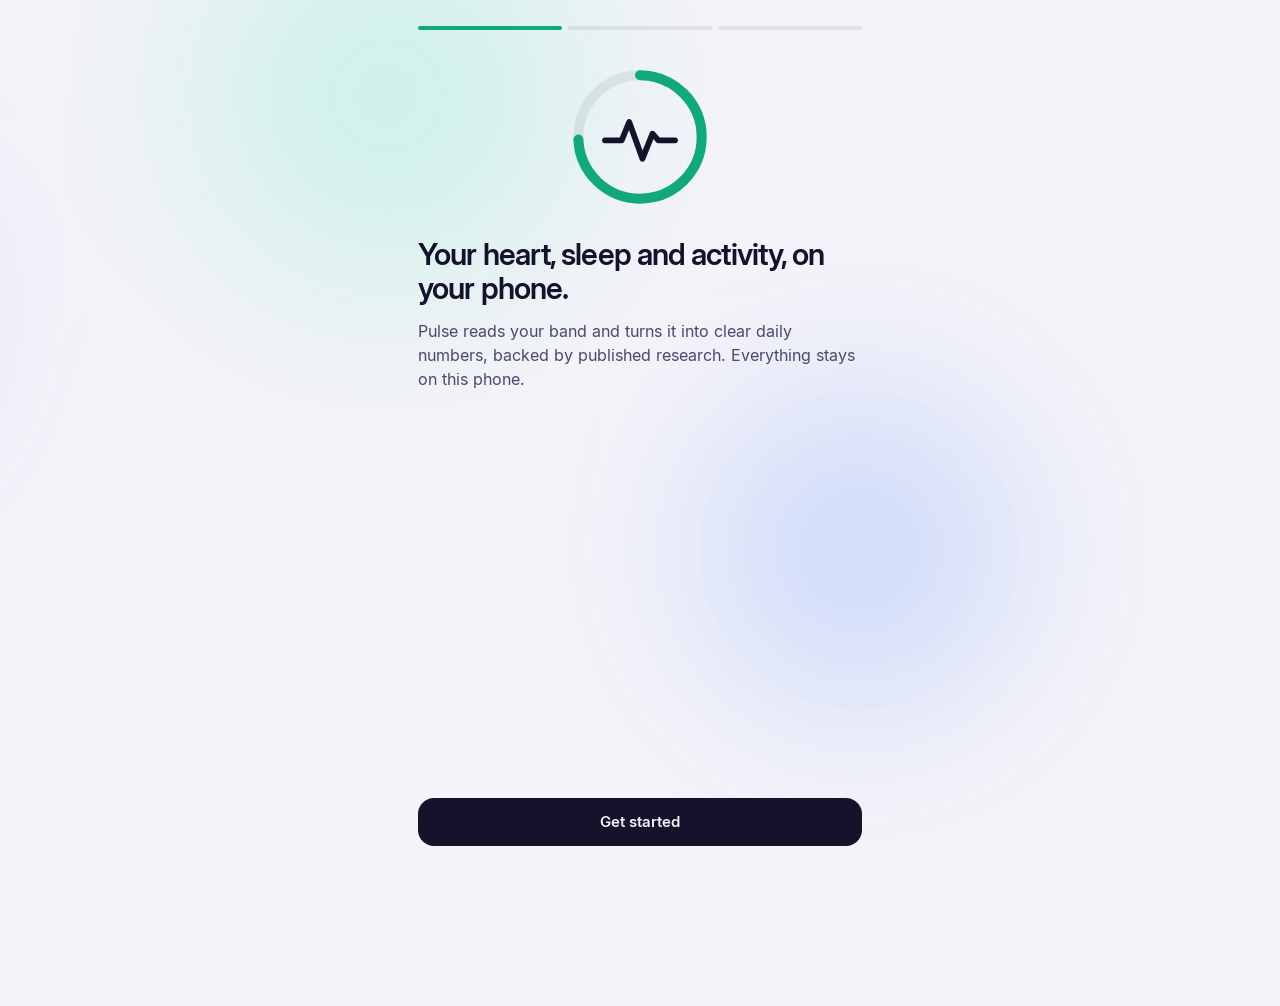
<file: index.html>
<!doctype html>
<html lang="en" data-theme="dark">
<head>
  <meta charset="utf-8">
  <meta name="viewport" content="width=device-width, initial-scale=1, viewport-fit=cover">
  <!-- The page may load its own files and nothing else. It cannot send data anywhere. -->
  <meta http-equiv="Content-Security-Policy"
        content="default-src 'self'; connect-src 'self'; script-src 'self'; style-src 'self' 'unsafe-inline'; font-src 'self'; img-src 'self' data: blob:; object-src 'none'; base-uri 'none'; form-action 'none'">
  <meta name="referrer" content="no-referrer">
  <meta name="color-scheme" content="dark light">
  <meta name="theme-color" content="#05060a">
  <meta name="apple-mobile-web-app-capable" content="yes">
  <meta name="mobile-web-app-capable" content="yes">
  <meta name="apple-mobile-web-app-status-bar-style" content="black-translucent">
  <title>Pulse</title>
  <link rel="manifest" href="manifest.webmanifest?v=20261031205706">
  <link rel="icon" href="icon.svg" type="image/svg+xml">
  <link rel="apple-touch-icon" href="icon-180.png">
  <link rel="preload" href="fonts/Inter-Regular.woff2" as="font" type="font/woff2" crossorigin>
  <link rel="preload" href="fonts/InterDisplay-Light.woff2" as="font" type="font/woff2" crossorigin>
  <link rel="stylesheet" href="src/v3/style.css?v=20261031205706">
</head>
<body>
  <div class="aurora" aria-hidden="true"><i class="a"></i><i class="b"></i><i class="c"></i></div>
  <main id="app" class="wrap"></main>
  <nav id="tabbar" class="tabbar" aria-label="Sections" hidden>
    <button type="button" data-tab="today"><svg viewBox="0 0 24 24" fill="none" stroke="currentColor" stroke-width="1.9" stroke-linecap="round" stroke-linejoin="round" aria-hidden="true"><path d="M3 12h4l2.5-6 4 12 2.5-6H21"/></svg>Live</button>
    <button type="button" data-tab="night"><svg viewBox="0 0 24 24" fill="none" stroke="currentColor" stroke-width="1.9" stroke-linecap="round" stroke-linejoin="round" aria-hidden="true"><path d="M20 14.5A8 8 0 1 1 9.5 4a6.5 6.5 0 0 0 10.5 10.5Z"/></svg>Sleep</button>
    <button type="button" data-tab="trends"><svg viewBox="0 0 24 24" fill="none" stroke="currentColor" stroke-width="1.9" stroke-linecap="round" stroke-linejoin="round" aria-hidden="true"><path d="M3 19h18M5 15l4-5 4 3 6-7"/><circle cx="19" cy="6" r="1.4"/></svg>Trends</button>
    <button type="button" data-tab="measure"><svg viewBox="0 0 24 24" fill="none" stroke="currentColor" stroke-width="1.9" stroke-linecap="round" stroke-linejoin="round" aria-hidden="true"><path d="M2 13h4l2-5 3 10 3-13 2 8h6"/></svg>Measure</button>
    <button type="button" data-tab="profile"><svg viewBox="0 0 24 24" fill="none" stroke="currentColor" stroke-width="1.9" stroke-linecap="round" stroke-linejoin="round" aria-hidden="true"><circle cx="12" cy="8" r="4"/><path d="M4 21c1.5-4 4.5-6 8-6s6.5 2 8 6"/></svg>Profile</button>
  </nav>
  <script type="module" src="src/app.js?v=20261031205706"></script>
</body>
</html>
</file>
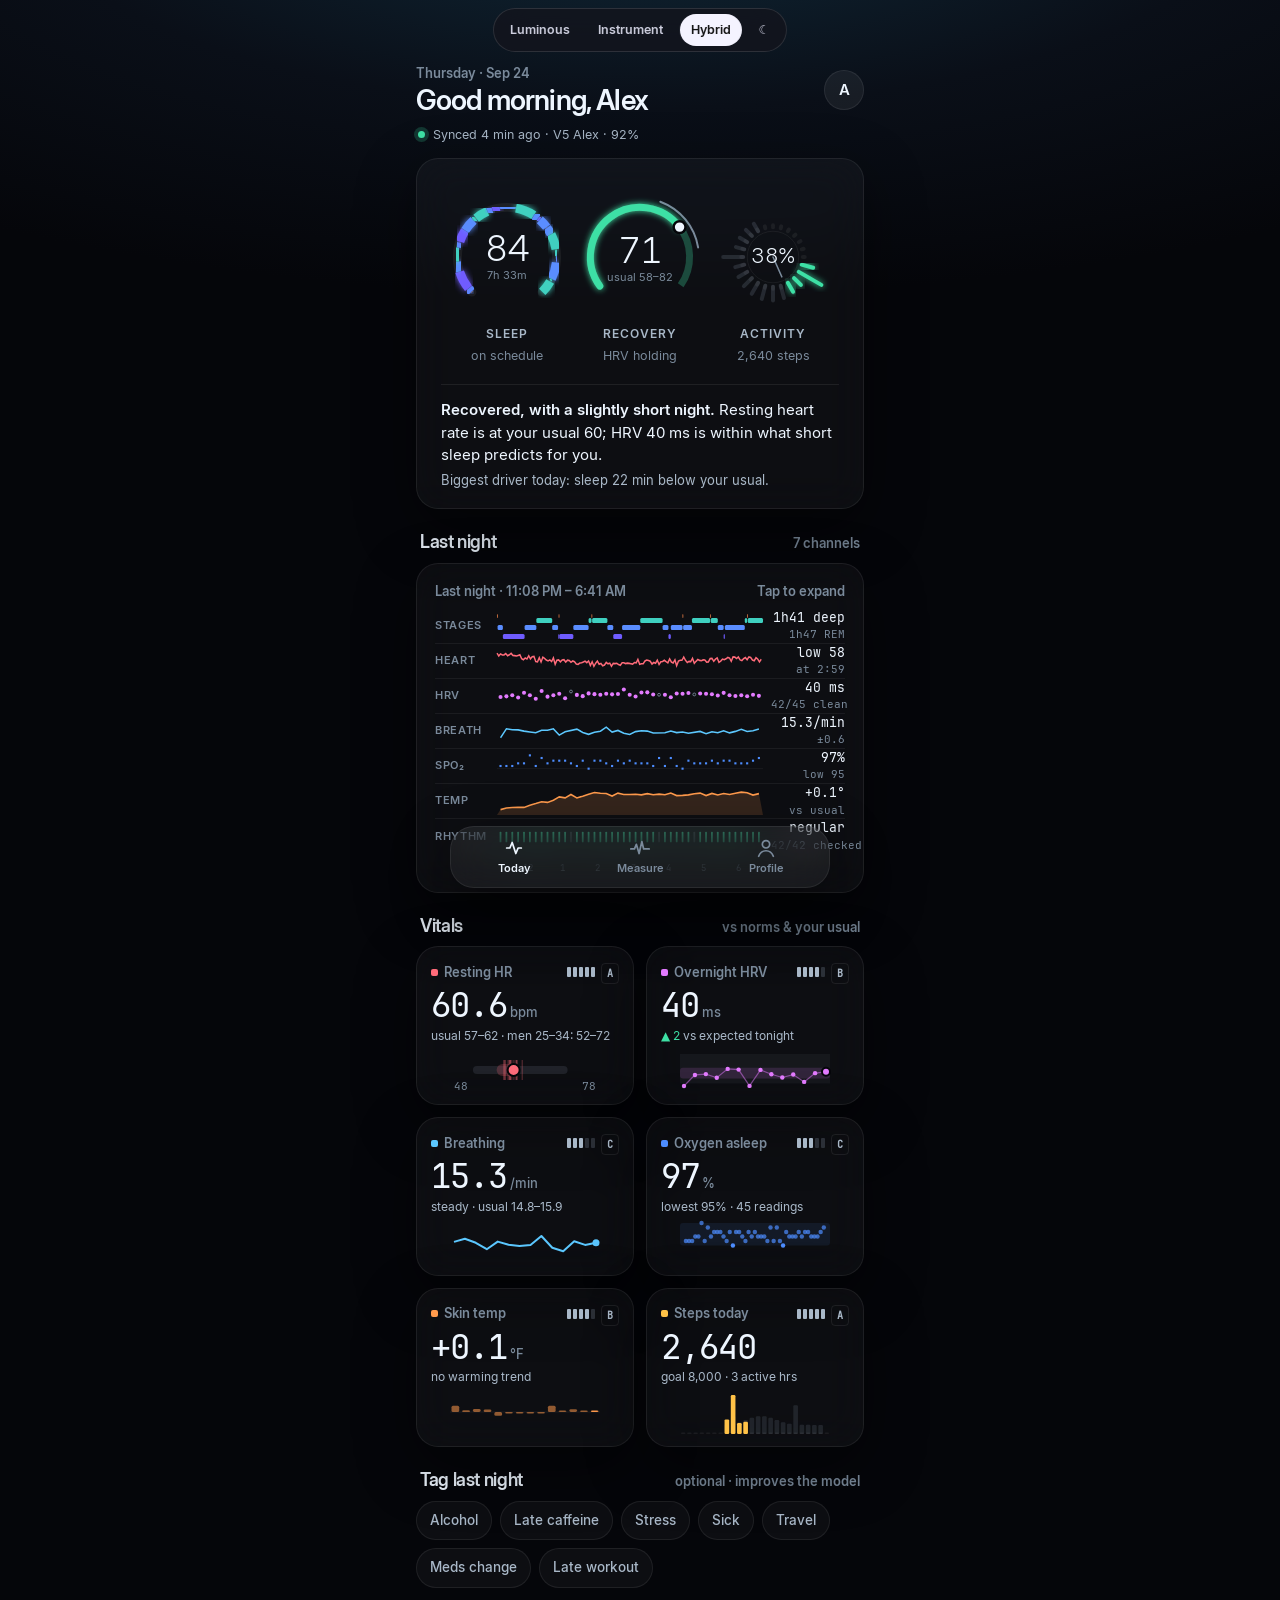
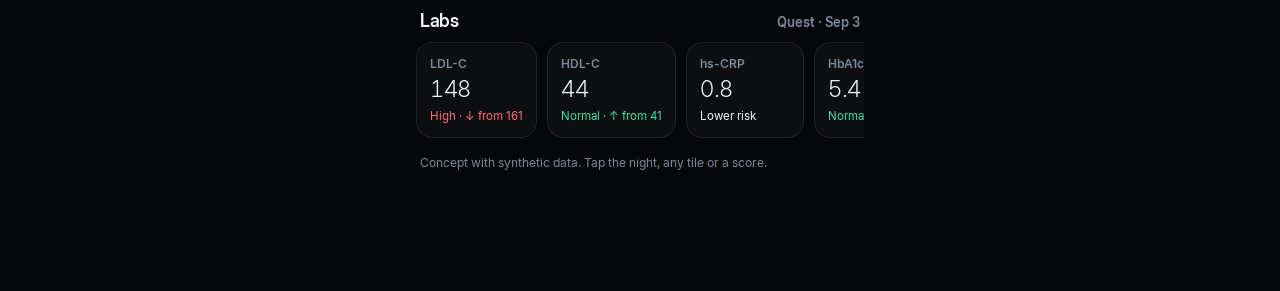
<file: concepts/index.html>
<!doctype html>
<html lang="en" data-dir="hybrid" data-theme="dark">
<head>
  <meta charset="utf-8">
  <meta name="viewport" content="width=device-width, initial-scale=1, viewport-fit=cover">
  <meta http-equiv="Content-Security-Policy" content="default-src 'self'; script-src 'self'; style-src 'self' 'unsafe-inline'; font-src 'self'; img-src 'self' data:; connect-src 'self'; object-src 'none'; base-uri 'none'">
  <title>Pulse concepts</title>
  <link rel="stylesheet" href="concept.css?v=20261031205706">
</head>
<body>
  <div class="switch" role="group" aria-label="Design direction">
    <button type="button" data-dir="luminous">Luminous</button>
    <button type="button" data-dir="instrument">Instrument</button>
    <button type="button" data-dir="hybrid">Hybrid</button>
    <button type="button" data-theme-toggle aria-label="Dark or light">☾</button>
  </div>
  <main id="app" class="wrap"></main>
  <nav class="tabbar" aria-label="Sections">
    <button type="button" class="on"><svg viewBox="0 0 24 24" fill="none" stroke="currentColor" stroke-width="1.9" stroke-linecap="round" stroke-linejoin="round"><path d="M4 12h3.5l2.5-6 4 12 2.5-6H20"/></svg>Today</button>
    <button type="button"><svg viewBox="0 0 24 24" fill="none" stroke="currentColor" stroke-width="1.9" stroke-linecap="round" stroke-linejoin="round"><path d="M2 13h4l2-5 3 10 3-13 2 8h6"/></svg>Measure</button>
    <button type="button"><svg viewBox="0 0 24 24" fill="none" stroke="currentColor" stroke-width="1.9" stroke-linecap="round" stroke-linejoin="round"><circle cx="12" cy="8" r="4"/><path d="M4 21c1.5-4 4.5-6 8-6s6.5 2 8 6"/></svg>Profile</button>
  </nav>
  <script type="module" src="concept.js?v=20261031205706"></script>
</body>
</html>
</file>
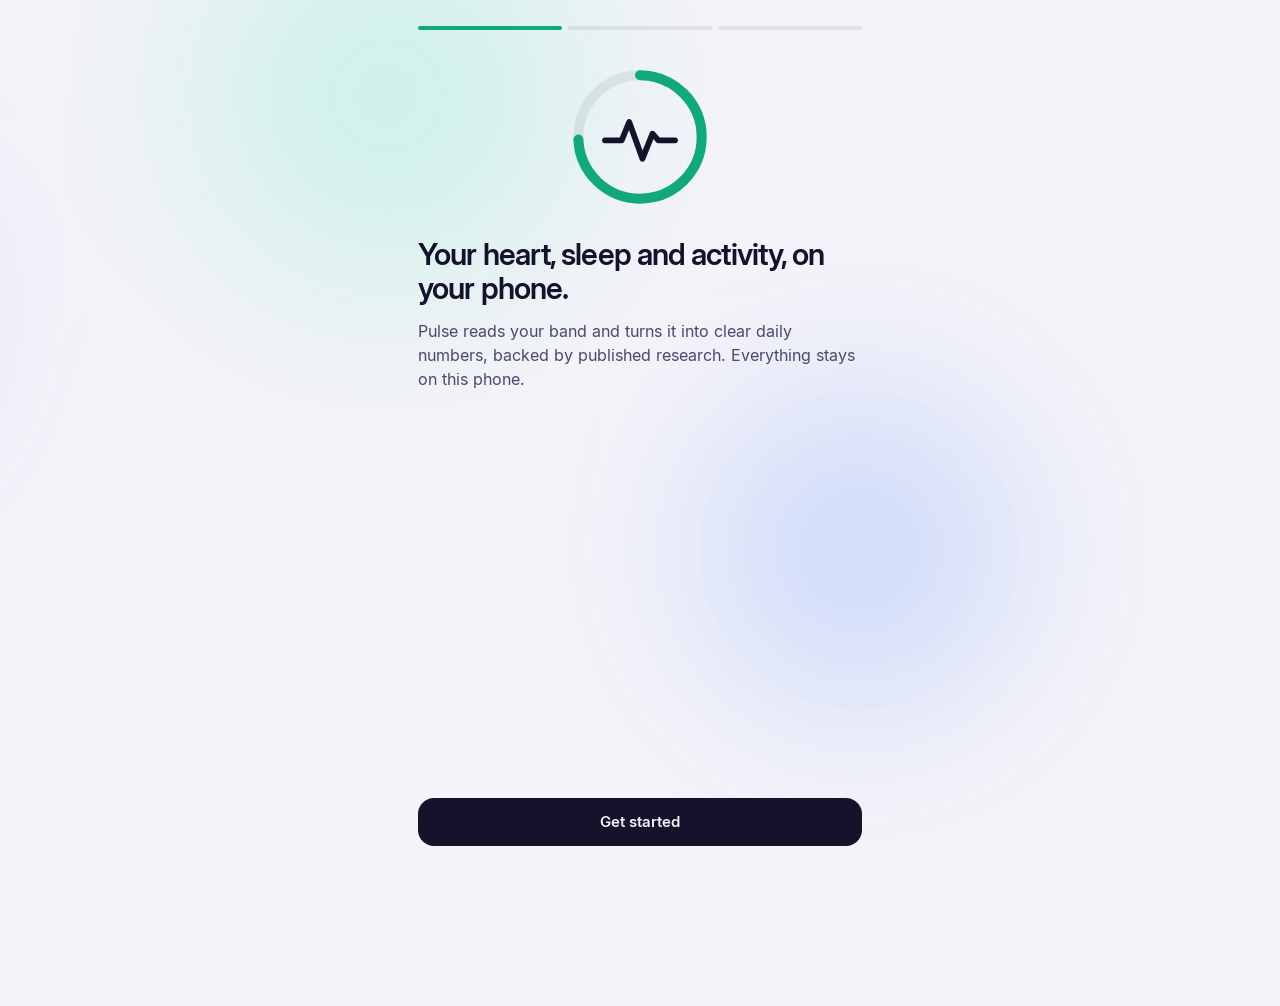
<file: next/index.html>
<!doctype html>
<html lang="en" data-theme="dark">
<head>
  <meta charset="utf-8">
  <meta name="viewport" content="width=device-width, initial-scale=1, viewport-fit=cover">
  <!-- The page may load its own files and nothing else. It cannot send data anywhere. -->
  <meta http-equiv="Content-Security-Policy"
        content="default-src 'self'; connect-src 'self'; script-src 'self'; style-src 'self' 'unsafe-inline'; font-src 'self'; img-src 'self' data: blob:; object-src 'none'; base-uri 'none'; form-action 'none'">
  <meta name="referrer" content="no-referrer">
  <meta name="color-scheme" content="dark light">
  <meta name="theme-color" content="#05060a">
  <meta name="apple-mobile-web-app-capable" content="yes">
  <meta name="mobile-web-app-capable" content="yes">
  <meta name="apple-mobile-web-app-status-bar-style" content="black-translucent">
  <title>Pulse</title>
  <link rel="manifest" href="manifest.webmanifest?v=20260925164715">
  <link rel="icon" href="icon.svg" type="image/svg+xml">
  <link rel="apple-touch-icon" href="icon-180.png">
  <link rel="preload" href="fonts/Inter-Regular.woff2" as="font" type="font/woff2" crossorigin>
  <link rel="preload" href="fonts/InterDisplay-Light.woff2" as="font" type="font/woff2" crossorigin>
  <link rel="stylesheet" href="src/v3/style.css?v=20260925164715">
</head>
<body>
  <div class="aurora" aria-hidden="true"><i class="a"></i><i class="b"></i><i class="c"></i></div>
  <main id="app" class="wrap"></main>
  <nav id="tabbar" class="tabbar" aria-label="Sections" hidden>
    <button type="button" data-tab="today"><svg viewBox="0 0 24 24" fill="none" stroke="currentColor" stroke-width="1.9" stroke-linecap="round" stroke-linejoin="round" aria-hidden="true"><path d="M3 12h4l2.5-6 4 12 2.5-6H21"/></svg>Live</button>
    <button type="button" data-tab="night"><svg viewBox="0 0 24 24" fill="none" stroke="currentColor" stroke-width="1.9" stroke-linecap="round" stroke-linejoin="round" aria-hidden="true"><path d="M20 14.5A8 8 0 1 1 9.5 4a6.5 6.5 0 0 0 10.5 10.5Z"/></svg>Sleep</button>
    <button type="button" data-tab="trends"><svg viewBox="0 0 24 24" fill="none" stroke="currentColor" stroke-width="1.9" stroke-linecap="round" stroke-linejoin="round" aria-hidden="true"><path d="M3 19h18M5 15l4-5 4 3 6-7"/><circle cx="19" cy="6" r="1.4"/></svg>Trends</button>
    <button type="button" data-tab="measure"><svg viewBox="0 0 24 24" fill="none" stroke="currentColor" stroke-width="1.9" stroke-linecap="round" stroke-linejoin="round" aria-hidden="true"><path d="M2 13h4l2-5 3 10 3-13 2 8h6"/></svg>Measure</button>
    <button type="button" data-tab="profile"><svg viewBox="0 0 24 24" fill="none" stroke="currentColor" stroke-width="1.9" stroke-linecap="round" stroke-linejoin="round" aria-hidden="true"><circle cx="12" cy="8" r="4"/><path d="M4 21c1.5-4 4.5-6 8-6s6.5 2 8 6"/></svg>Profile</button>
  </nav>
  <script type="module" src="src/app.js?v=20260925164715"></script>
</body>
</html>
</file>
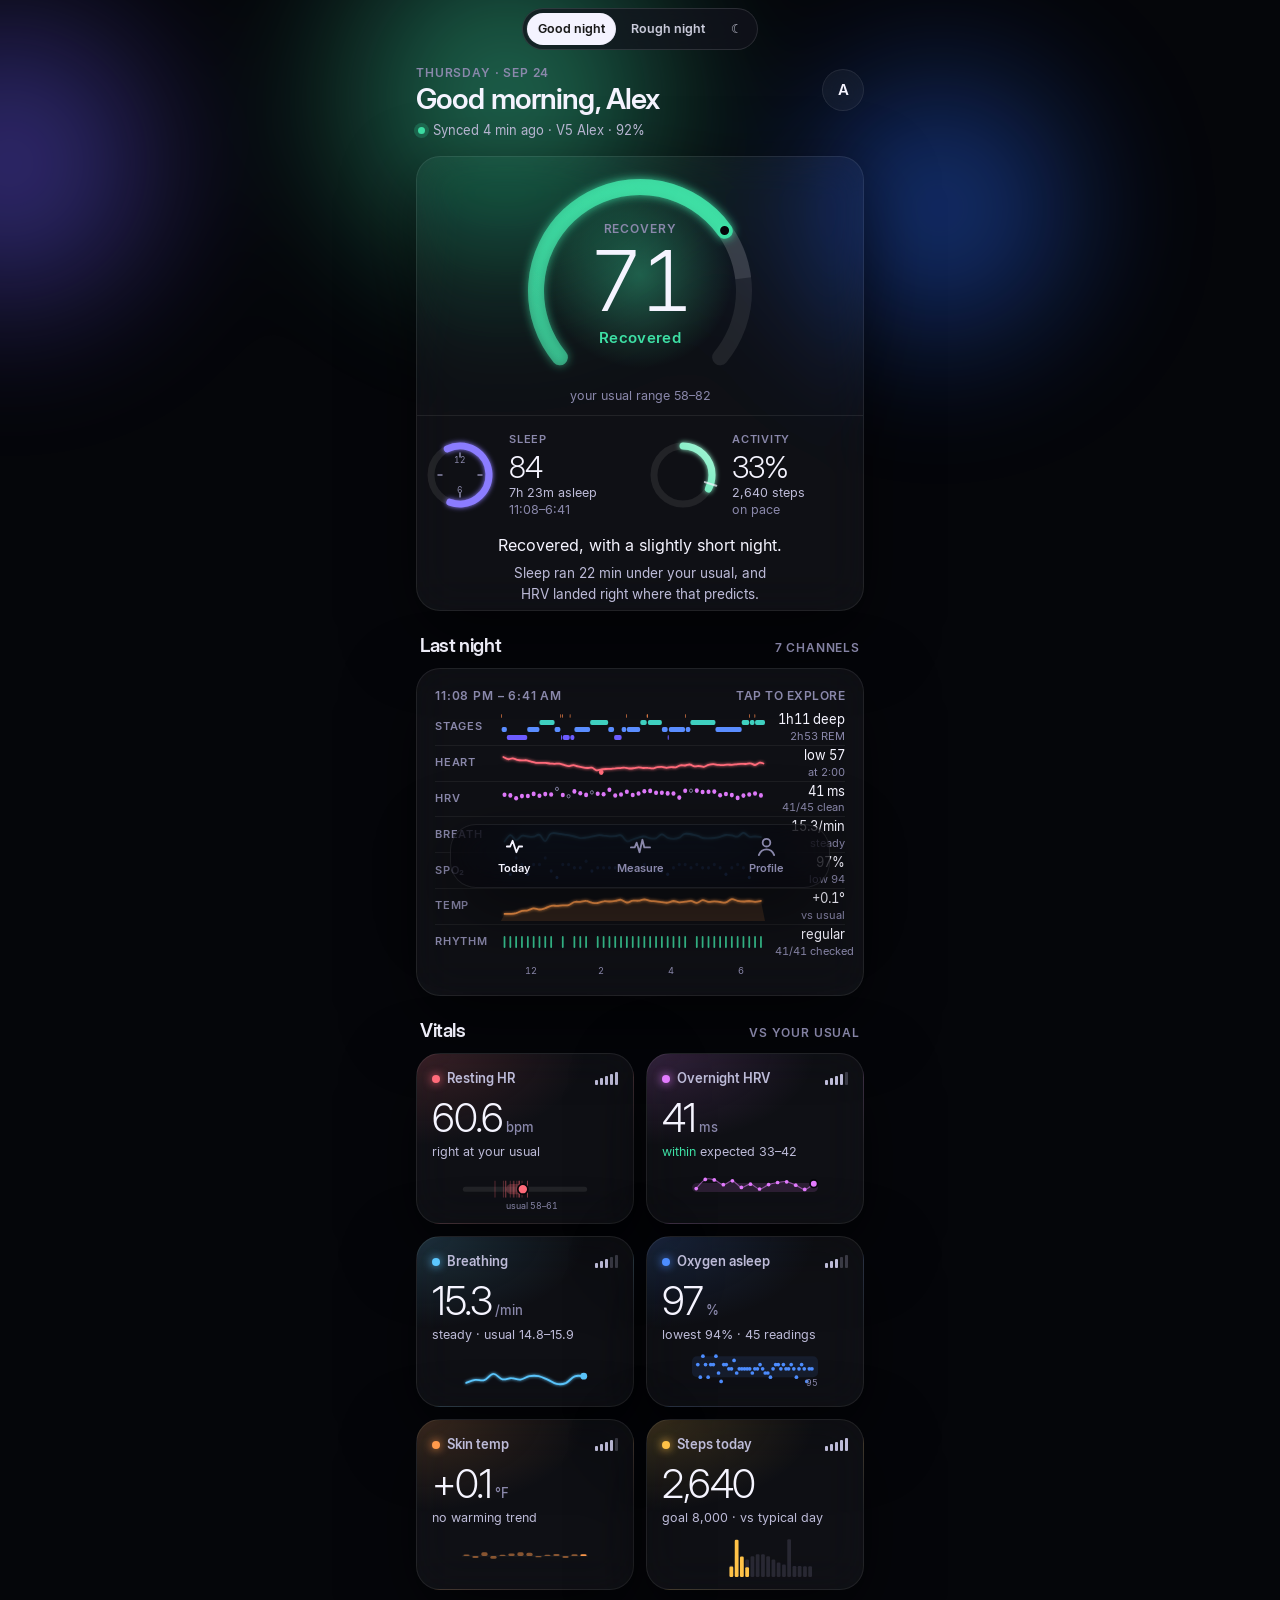
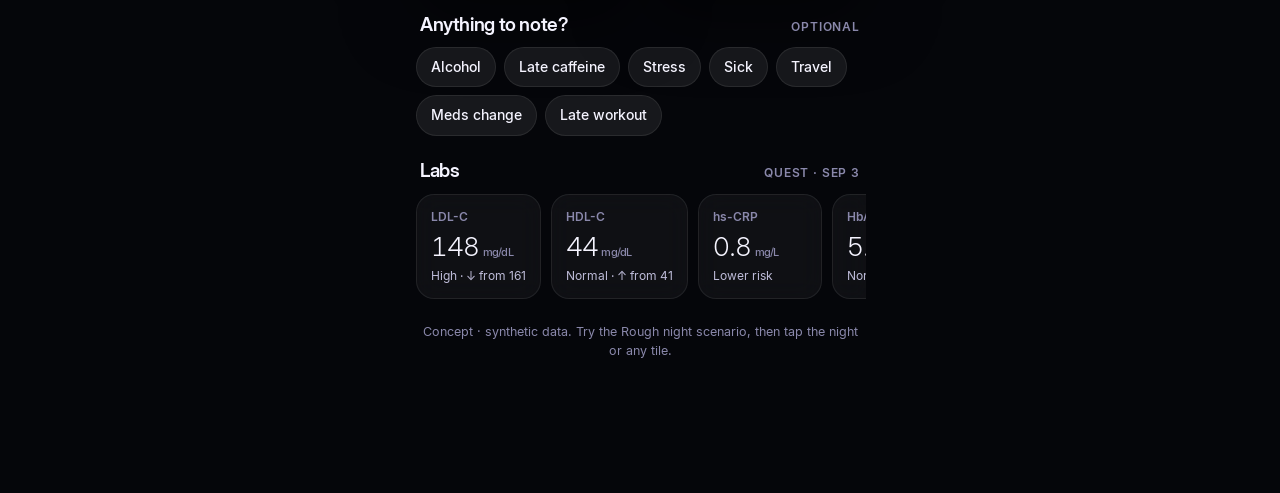
<file: concepts/v2/index.html>
<!doctype html>
<html lang="en" data-theme="dark">
<head>
  <meta charset="utf-8">
  <meta name="viewport" content="width=device-width, initial-scale=1, viewport-fit=cover">
  <meta http-equiv="Content-Security-Policy" content="default-src 'self'; script-src 'self'; style-src 'self' 'unsafe-inline'; font-src 'self'; img-src 'self' data:; connect-src 'self'; object-src 'none'; base-uri 'none'">
  <meta name="theme-color" content="#05060a">
  <title>Pulse · Luminous v2</title>
  <link rel="stylesheet" href="lum.css?v=20261031205706">
</head>
<body>
  <div class="aurora" aria-hidden="true"><i class="a"></i><i class="b"></i><i class="c"></i></div>
  <div class="switch" role="group" aria-label="Scenario">
    <button type="button" data-scen="good">Good night</button>
    <button type="button" data-scen="rough">Rough night</button>
    <button type="button" data-theme-toggle aria-label="Dark or light">☾</button>
  </div>
  <main id="app" class="wrap"></main>
  <nav class="tabbar" aria-label="Sections">
    <button type="button" class="on"><svg viewBox="0 0 24 24" fill="none" stroke="currentColor" stroke-width="1.9" stroke-linecap="round" stroke-linejoin="round"><path d="M4 12h3.5l2.5-6 4 12 2.5-6H20"/></svg>Today</button>
    <button type="button"><svg viewBox="0 0 24 24" fill="none" stroke="currentColor" stroke-width="1.9" stroke-linecap="round" stroke-linejoin="round"><path d="M2 13h4l2-5 3 10 3-13 2 8h6"/></svg>Measure</button>
    <button type="button"><svg viewBox="0 0 24 24" fill="none" stroke="currentColor" stroke-width="1.9" stroke-linecap="round" stroke-linejoin="round"><circle cx="12" cy="8" r="4"/><path d="M4 21c1.5-4 4.5-6 8-6s6.5 2 8 6"/></svg>Profile</button>
  </nav>
  <script type="module" src="lum.js?v=20261031205706"></script>
</body>
</html>
</file>
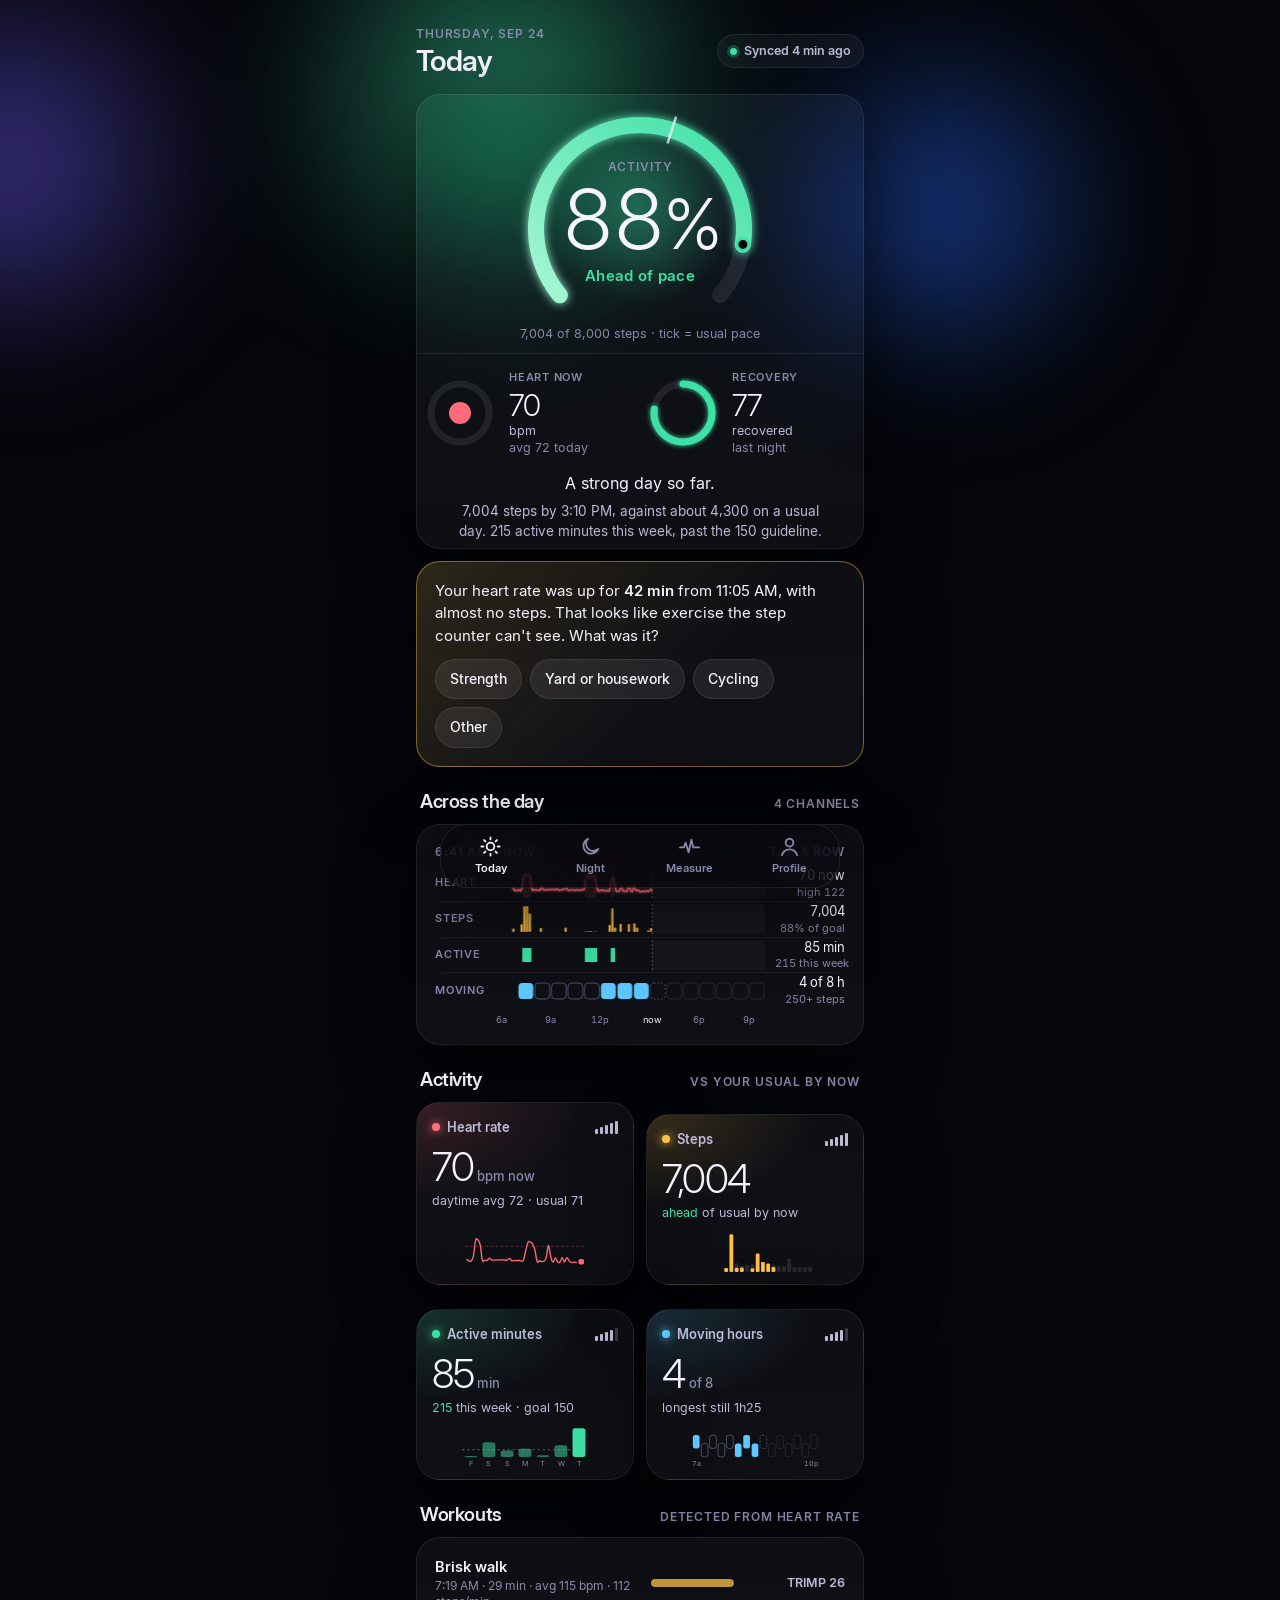
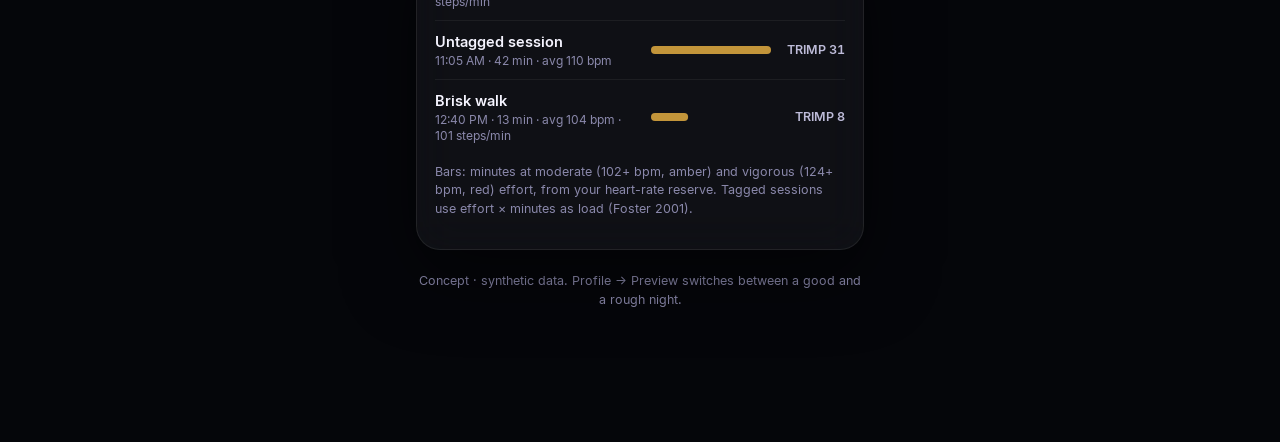
<file: concepts/v3/index.html>
<!doctype html>
<html lang="en" data-theme="dark">
<head>
  <meta charset="utf-8">
  <meta name="viewport" content="width=device-width, initial-scale=1, viewport-fit=cover">
  <meta http-equiv="Content-Security-Policy" content="default-src 'self'; script-src 'self'; style-src 'self' 'unsafe-inline'; font-src 'self'; img-src 'self' data:; connect-src 'self'; object-src 'none'; base-uri 'none'">
  <meta name="theme-color" content="#05060a">
  <title>Pulse · Luminous v3</title>
  <link rel="stylesheet" href="v3.css?v=20261031205706">
</head>
<body>
  <div class="aurora" aria-hidden="true"><i class="a"></i><i class="b"></i><i class="c"></i></div>
  <main id="app" class="wrap"></main>
  <nav class="tabbar" aria-label="Sections">
    <button type="button" data-tab="today" class="on"><svg viewBox="0 0 24 24" fill="none" stroke="currentColor" stroke-width="1.9" stroke-linecap="round" stroke-linejoin="round"><circle cx="12" cy="12" r="4"/><path d="M12 2.5v2M12 19.5v2M2.5 12h2M19.5 12h2M5.3 5.3l1.4 1.4M17.3 17.3l1.4 1.4M5.3 18.7l1.4-1.4M17.3 6.7l1.4-1.4"/></svg>Today</button>
    <button type="button" data-tab="night"><svg viewBox="0 0 24 24" fill="none" stroke="currentColor" stroke-width="1.9" stroke-linecap="round" stroke-linejoin="round"><path d="M20 14.5A8 8 0 1 1 9.5 4a6.5 6.5 0 0 0 10.5 10.5Z"/></svg>Night</button>
    <button type="button" data-tab="measure"><svg viewBox="0 0 24 24" fill="none" stroke="currentColor" stroke-width="1.9" stroke-linecap="round" stroke-linejoin="round"><path d="M2 13h4l2-5 3 10 3-13 2 8h6"/></svg>Measure</button>
    <button type="button" data-tab="profile"><svg viewBox="0 0 24 24" fill="none" stroke="currentColor" stroke-width="1.9" stroke-linecap="round" stroke-linejoin="round"><circle cx="12" cy="8" r="4"/><path d="M4 21c1.5-4 4.5-6 8-6s6.5 2 8 6"/></svg>Profile</button>
  </nav>
  <script type="module" src="app.js?v=20261031205706"></script>
</body>
</html>
</file>
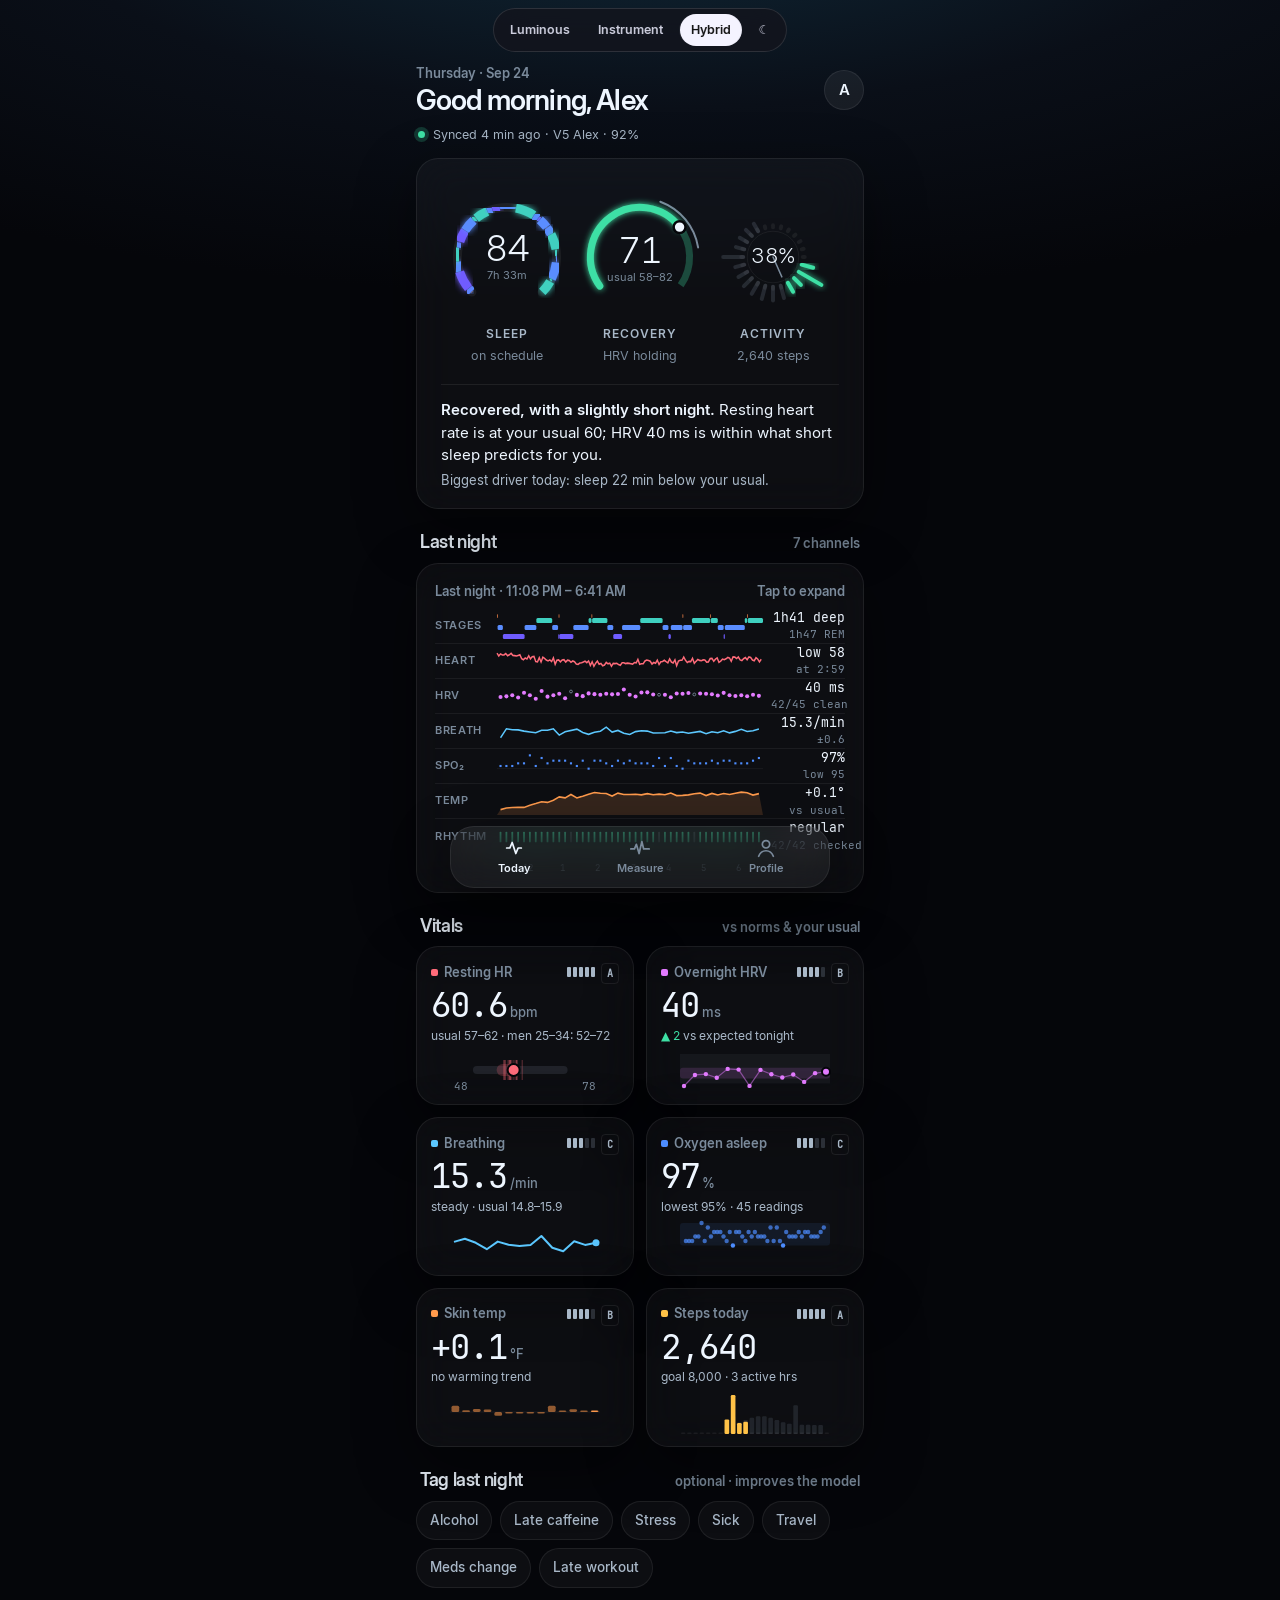
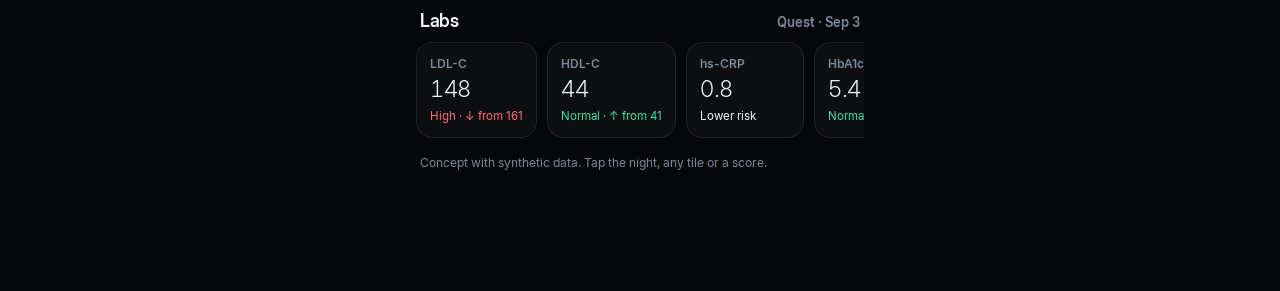
<file: next/concepts/index.html>
<!doctype html>
<html lang="en" data-dir="hybrid" data-theme="dark">
<head>
  <meta charset="utf-8">
  <meta name="viewport" content="width=device-width, initial-scale=1, viewport-fit=cover">
  <meta http-equiv="Content-Security-Policy" content="default-src 'self'; script-src 'self'; style-src 'self' 'unsafe-inline'; font-src 'self'; img-src 'self' data:; connect-src 'self'; object-src 'none'; base-uri 'none'">
  <title>Pulse concepts</title>
  <link rel="stylesheet" href="concept.css?v=20260925164715">
</head>
<body>
  <div class="switch" role="group" aria-label="Design direction">
    <button type="button" data-dir="luminous">Luminous</button>
    <button type="button" data-dir="instrument">Instrument</button>
    <button type="button" data-dir="hybrid">Hybrid</button>
    <button type="button" data-theme-toggle aria-label="Dark or light">☾</button>
  </div>
  <main id="app" class="wrap"></main>
  <nav class="tabbar" aria-label="Sections">
    <button type="button" class="on"><svg viewBox="0 0 24 24" fill="none" stroke="currentColor" stroke-width="1.9" stroke-linecap="round" stroke-linejoin="round"><path d="M4 12h3.5l2.5-6 4 12 2.5-6H20"/></svg>Today</button>
    <button type="button"><svg viewBox="0 0 24 24" fill="none" stroke="currentColor" stroke-width="1.9" stroke-linecap="round" stroke-linejoin="round"><path d="M2 13h4l2-5 3 10 3-13 2 8h6"/></svg>Measure</button>
    <button type="button"><svg viewBox="0 0 24 24" fill="none" stroke="currentColor" stroke-width="1.9" stroke-linecap="round" stroke-linejoin="round"><circle cx="12" cy="8" r="4"/><path d="M4 21c1.5-4 4.5-6 8-6s6.5 2 8 6"/></svg>Profile</button>
  </nav>
  <script type="module" src="concept.js?v=20260925164715"></script>
</body>
</html>
</file>
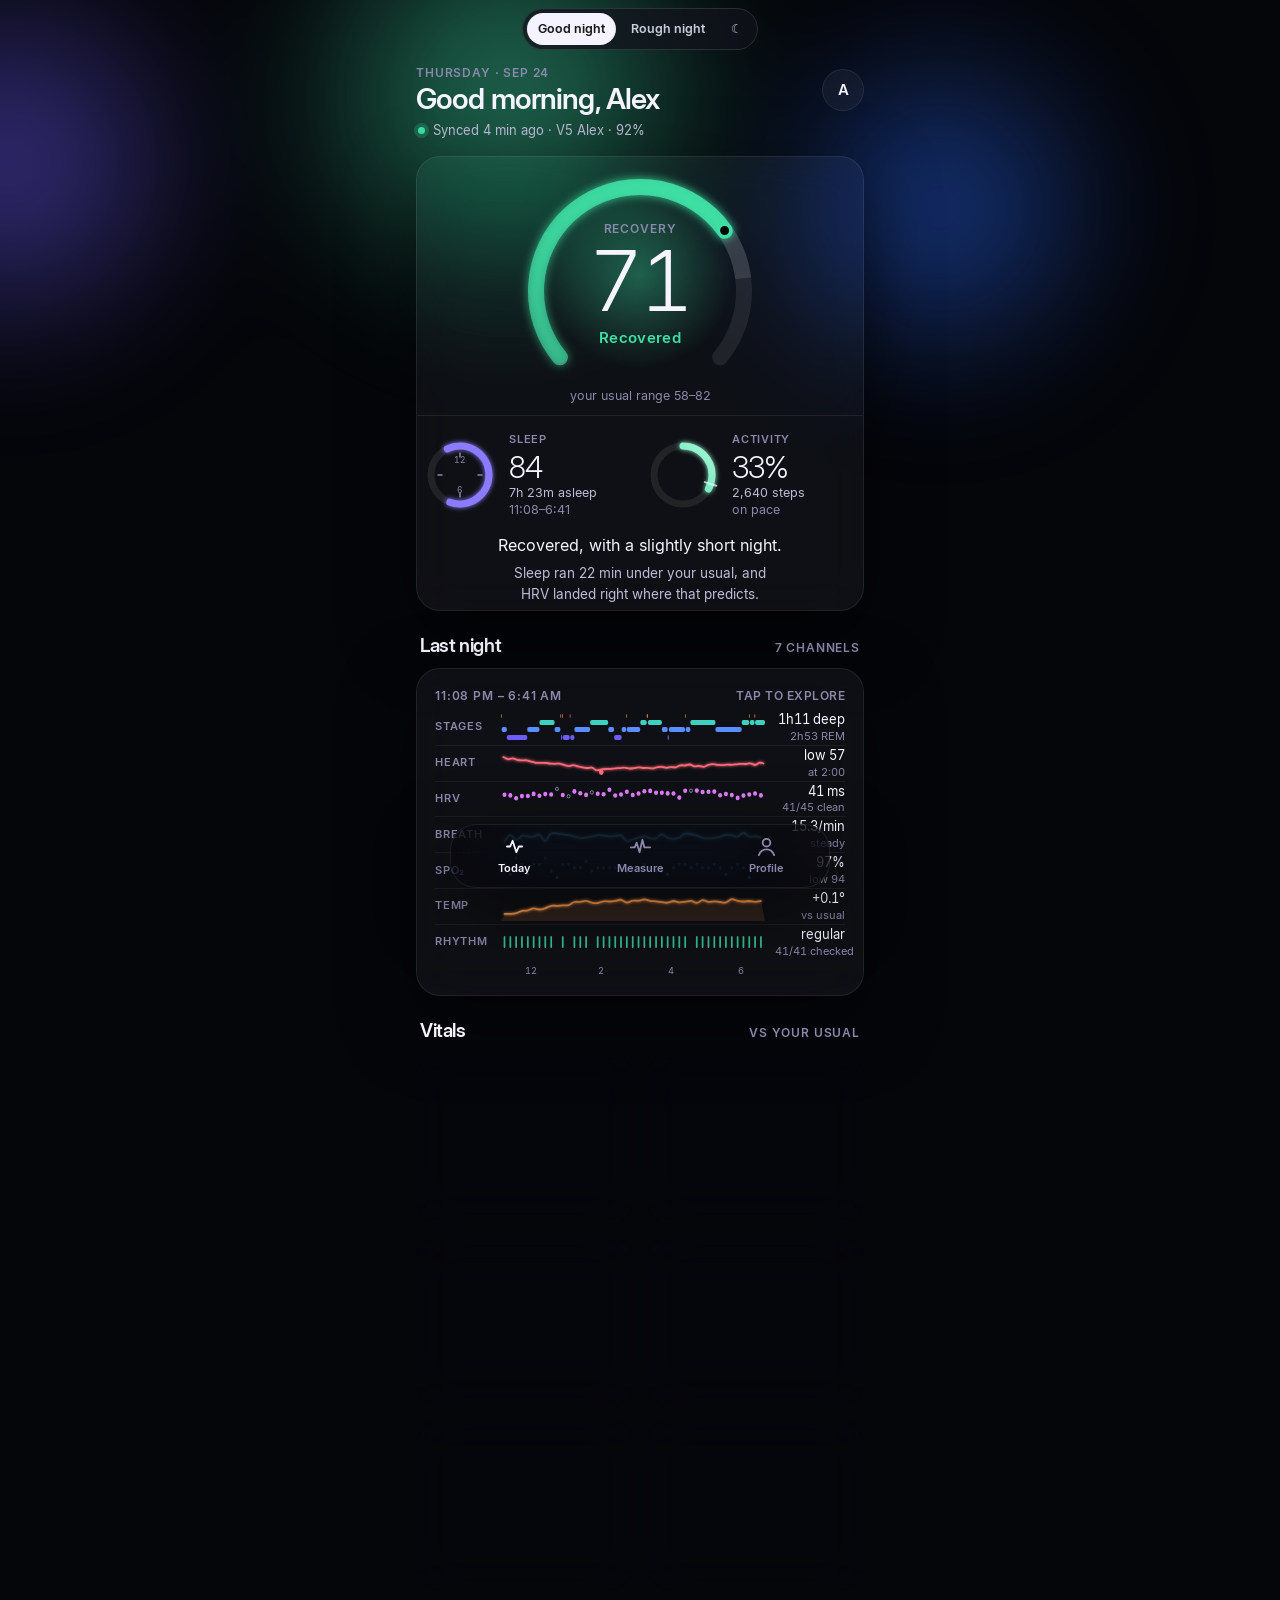
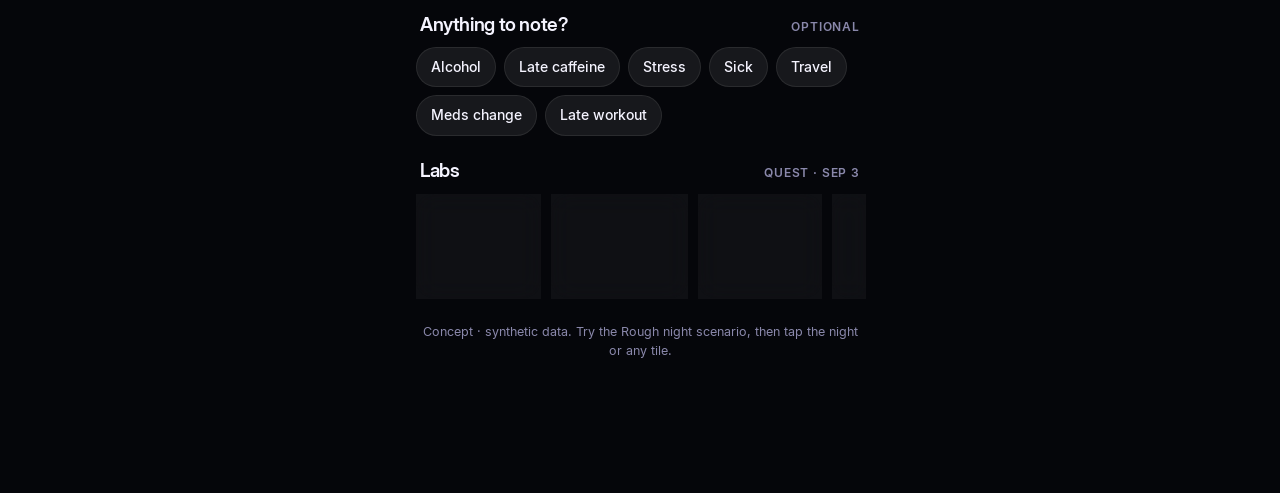
<file: next/concepts/v2/index.html>
<!doctype html>
<html lang="en" data-theme="dark">
<head>
  <meta charset="utf-8">
  <meta name="viewport" content="width=device-width, initial-scale=1, viewport-fit=cover">
  <meta http-equiv="Content-Security-Policy" content="default-src 'self'; script-src 'self'; style-src 'self' 'unsafe-inline'; font-src 'self'; img-src 'self' data:; connect-src 'self'; object-src 'none'; base-uri 'none'">
  <meta name="theme-color" content="#05060a">
  <title>Pulse · Luminous v2</title>
  <link rel="stylesheet" href="lum.css?v=20260925164715">
</head>
<body>
  <div class="aurora" aria-hidden="true"><i class="a"></i><i class="b"></i><i class="c"></i></div>
  <div class="switch" role="group" aria-label="Scenario">
    <button type="button" data-scen="good">Good night</button>
    <button type="button" data-scen="rough">Rough night</button>
    <button type="button" data-theme-toggle aria-label="Dark or light">☾</button>
  </div>
  <main id="app" class="wrap"></main>
  <nav class="tabbar" aria-label="Sections">
    <button type="button" class="on"><svg viewBox="0 0 24 24" fill="none" stroke="currentColor" stroke-width="1.9" stroke-linecap="round" stroke-linejoin="round"><path d="M4 12h3.5l2.5-6 4 12 2.5-6H20"/></svg>Today</button>
    <button type="button"><svg viewBox="0 0 24 24" fill="none" stroke="currentColor" stroke-width="1.9" stroke-linecap="round" stroke-linejoin="round"><path d="M2 13h4l2-5 3 10 3-13 2 8h6"/></svg>Measure</button>
    <button type="button"><svg viewBox="0 0 24 24" fill="none" stroke="currentColor" stroke-width="1.9" stroke-linecap="round" stroke-linejoin="round"><circle cx="12" cy="8" r="4"/><path d="M4 21c1.5-4 4.5-6 8-6s6.5 2 8 6"/></svg>Profile</button>
  </nav>
  <script type="module" src="lum.js?v=20260925164715"></script>
</body>
</html>
</file>
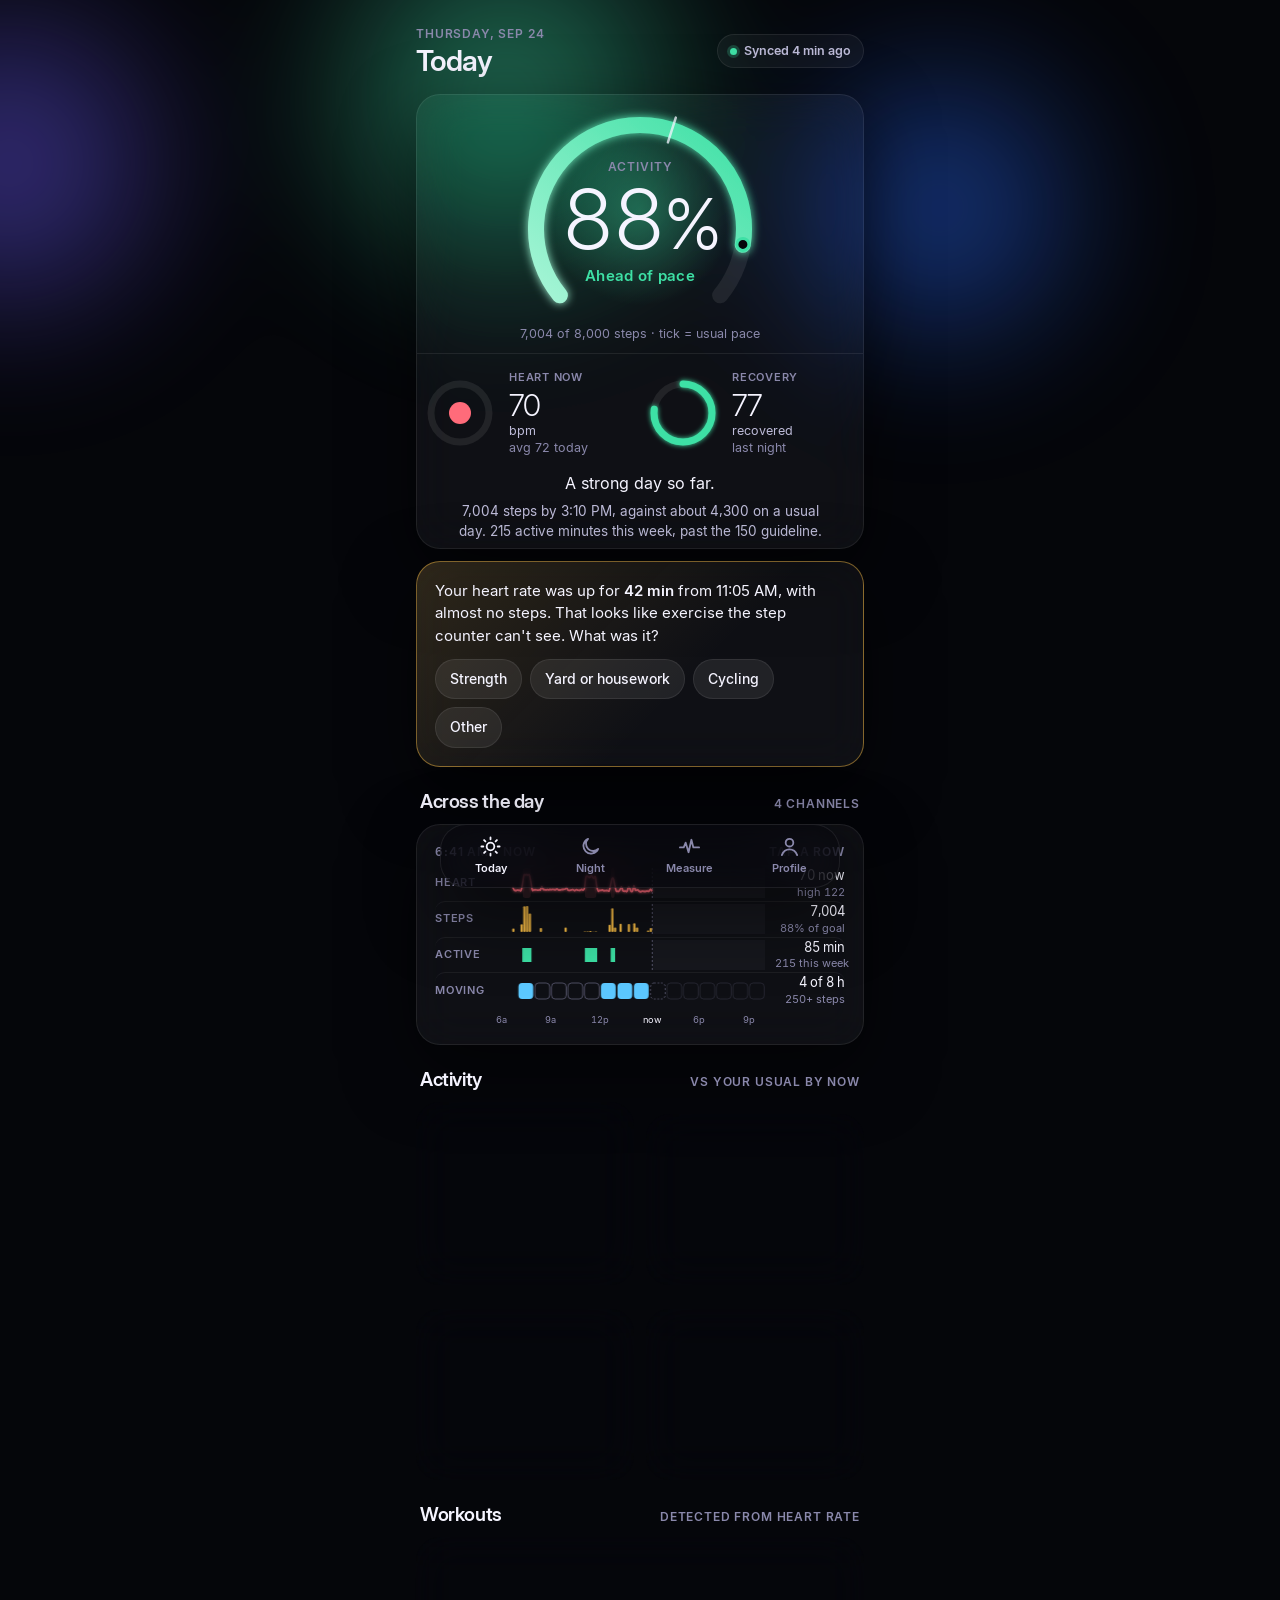
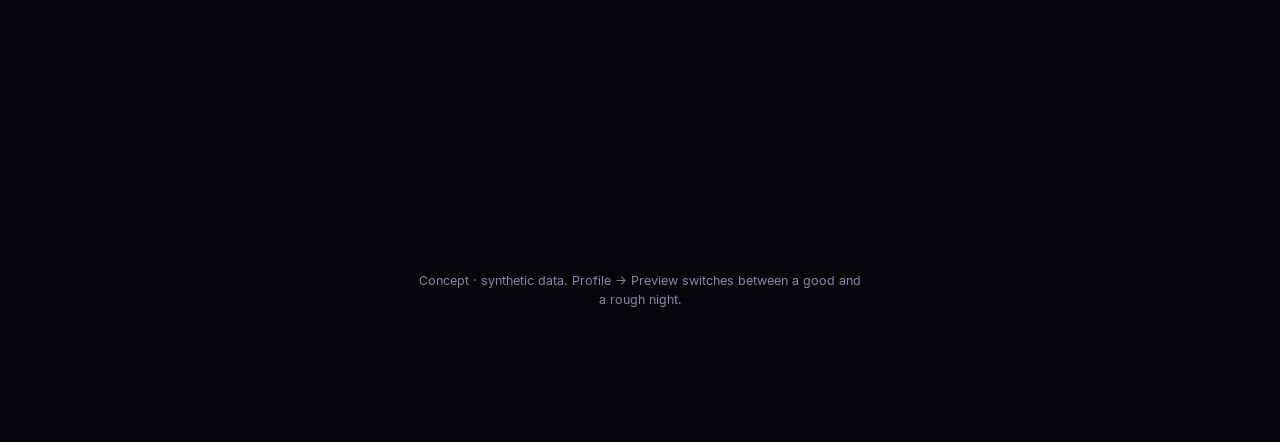
<file: next/concepts/v3/index.html>
<!doctype html>
<html lang="en" data-theme="dark">
<head>
  <meta charset="utf-8">
  <meta name="viewport" content="width=device-width, initial-scale=1, viewport-fit=cover">
  <meta http-equiv="Content-Security-Policy" content="default-src 'self'; script-src 'self'; style-src 'self' 'unsafe-inline'; font-src 'self'; img-src 'self' data:; connect-src 'self'; object-src 'none'; base-uri 'none'">
  <meta name="theme-color" content="#05060a">
  <title>Pulse · Luminous v3</title>
  <link rel="stylesheet" href="v3.css?v=20260925164715">
</head>
<body>
  <div class="aurora" aria-hidden="true"><i class="a"></i><i class="b"></i><i class="c"></i></div>
  <main id="app" class="wrap"></main>
  <nav class="tabbar" aria-label="Sections">
    <button type="button" data-tab="today" class="on"><svg viewBox="0 0 24 24" fill="none" stroke="currentColor" stroke-width="1.9" stroke-linecap="round" stroke-linejoin="round"><circle cx="12" cy="12" r="4"/><path d="M12 2.5v2M12 19.5v2M2.5 12h2M19.5 12h2M5.3 5.3l1.4 1.4M17.3 17.3l1.4 1.4M5.3 18.7l1.4-1.4M17.3 6.7l1.4-1.4"/></svg>Today</button>
    <button type="button" data-tab="night"><svg viewBox="0 0 24 24" fill="none" stroke="currentColor" stroke-width="1.9" stroke-linecap="round" stroke-linejoin="round"><path d="M20 14.5A8 8 0 1 1 9.5 4a6.5 6.5 0 0 0 10.5 10.5Z"/></svg>Night</button>
    <button type="button" data-tab="measure"><svg viewBox="0 0 24 24" fill="none" stroke="currentColor" stroke-width="1.9" stroke-linecap="round" stroke-linejoin="round"><path d="M2 13h4l2-5 3 10 3-13 2 8h6"/></svg>Measure</button>
    <button type="button" data-tab="profile"><svg viewBox="0 0 24 24" fill="none" stroke="currentColor" stroke-width="1.9" stroke-linecap="round" stroke-linejoin="round"><circle cx="12" cy="8" r="4"/><path d="M4 21c1.5-4 4.5-6 8-6s6.5 2 8 6"/></svg>Profile</button>
  </nav>
  <script type="module" src="app.js?v=20260925164715"></script>
</body>
</html>
</file>
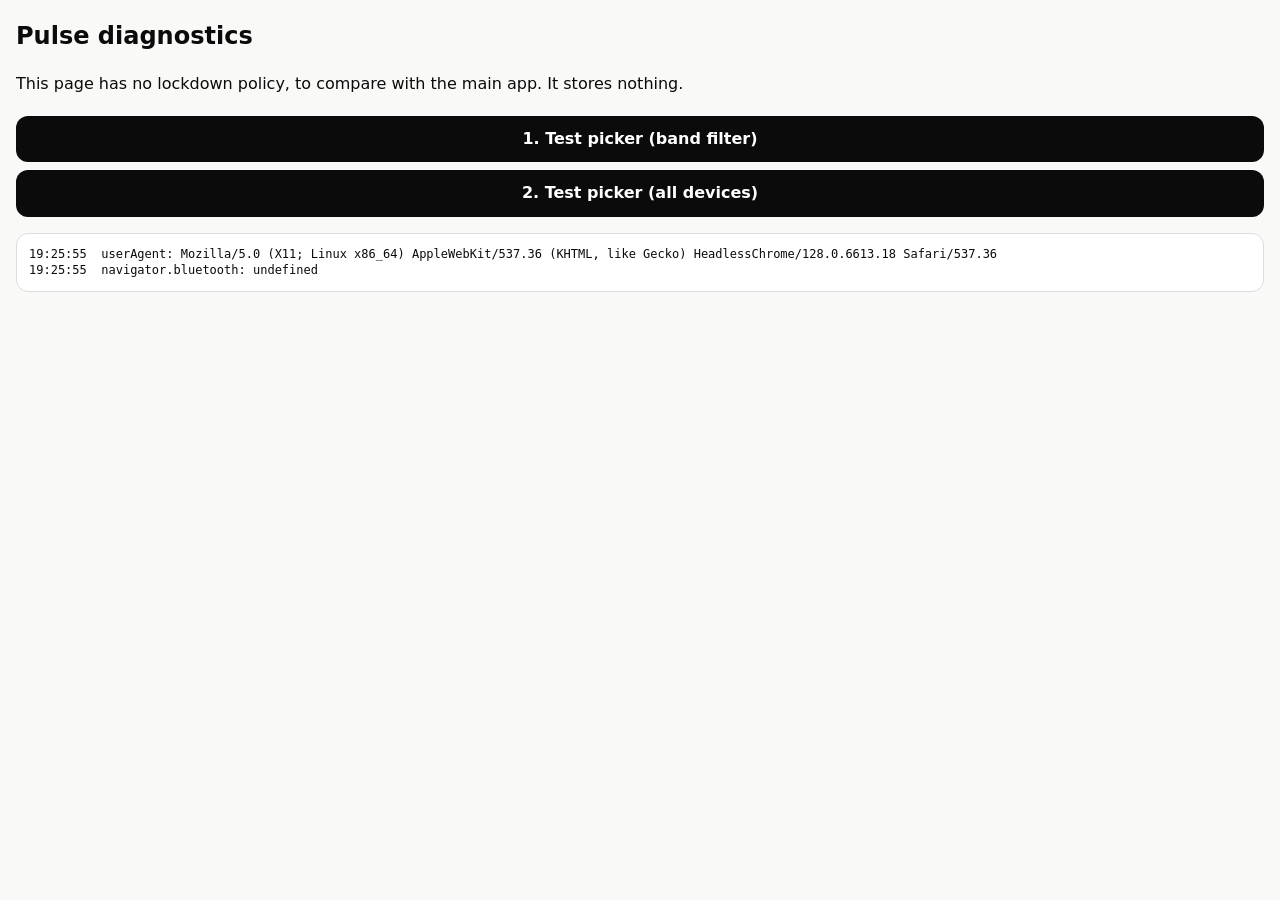
<file: diag.html>
<!doctype html>
<html lang="en"><head><meta charset="utf-8"><meta name="viewport" content="width=device-width, initial-scale=1">
<title>Pulse diagnostics</title>
<style>body{font:16px/1.4 system-ui,-apple-system,sans-serif;margin:16px;background:#f9f9f7;color:#0b0b0b}
button{font:inherit;font-weight:600;padding:12px 16px;border-radius:12px;border:0;background:#0b0b0b;color:#fff;margin:4px 0;width:100%}
pre{white-space:pre-wrap;background:#fff;border:1px solid #ddd;border-radius:12px;padding:12px;font-size:12px}</style></head>
<body>
<h2>Pulse diagnostics</h2>
<p>This page has no lockdown policy, to compare with the main app. It stores nothing.</p>
<button id="a">1. Test picker (band filter)</button>
<button id="b">2. Test picker (all devices)</button>
<pre id="out"></pre>
<script src="diag.js?v=20261031205706"></script>
</body></html>
</file>
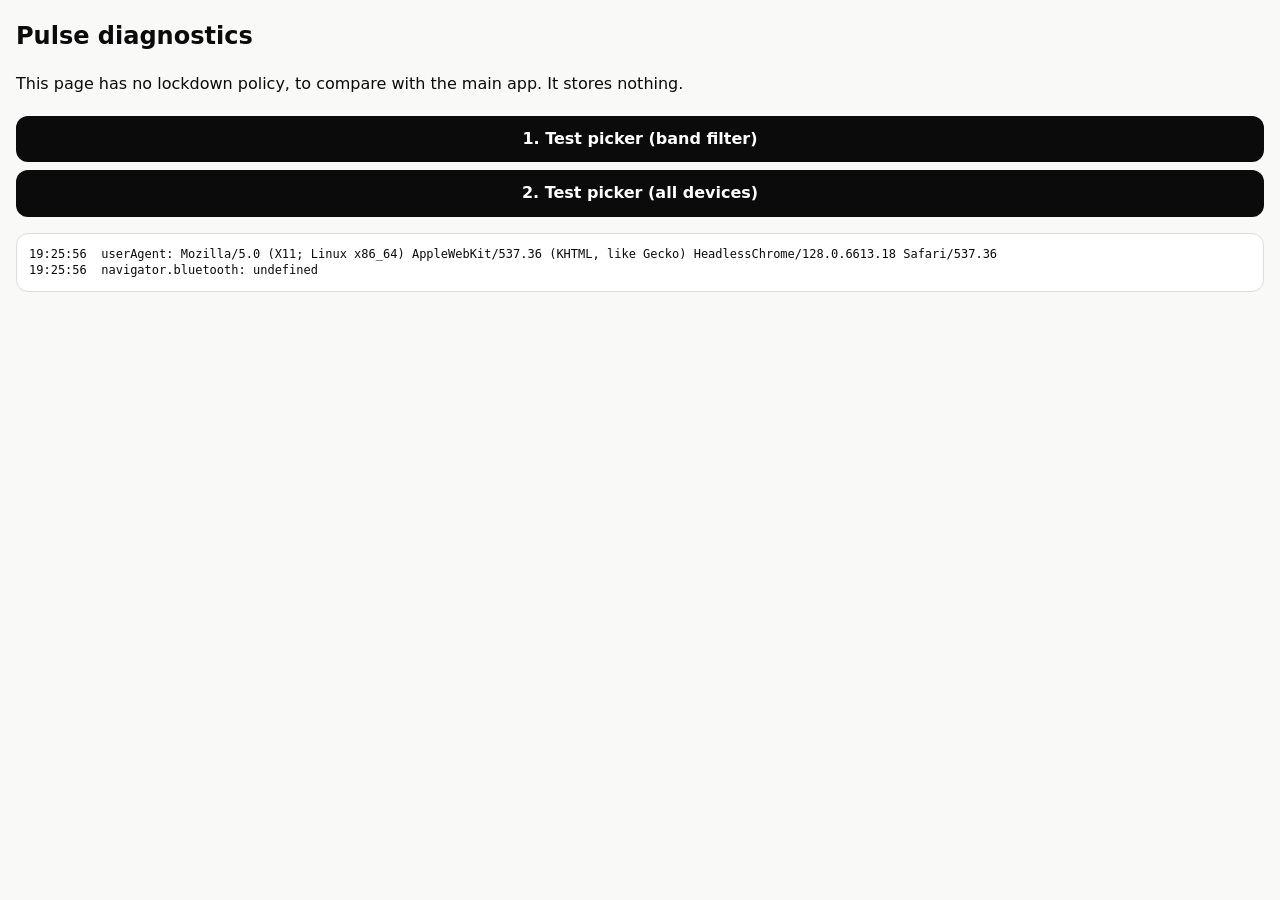
<file: next/diag.html>
<!doctype html>
<html lang="en"><head><meta charset="utf-8"><meta name="viewport" content="width=device-width, initial-scale=1">
<title>Pulse diagnostics</title>
<style>body{font:16px/1.4 system-ui,-apple-system,sans-serif;margin:16px;background:#f9f9f7;color:#0b0b0b}
button{font:inherit;font-weight:600;padding:12px 16px;border-radius:12px;border:0;background:#0b0b0b;color:#fff;margin:4px 0;width:100%}
pre{white-space:pre-wrap;background:#fff;border:1px solid #ddd;border-radius:12px;padding:12px;font-size:12px}</style></head>
<body>
<h2>Pulse diagnostics</h2>
<p>This page has no lockdown policy, to compare with the main app. It stores nothing.</p>
<button id="a">1. Test picker (band filter)</button>
<button id="b">2. Test picker (all devices)</button>
<pre id="out"></pre>
<script src="diag.js?v=20260925164715"></script>
</body></html>
</file>
<file: src/v3/style.css>
/* Pulse v3. Dark + light (follows the phone unless set in Profile). Motion is meaningful and honours Reduce Motion. */
@font-face { font-family: "Inter"; font-weight: 400; src: url("../../fonts/Inter-Regular.woff2?v=20261031205706") format("woff2"); font-display: swap; }
@font-face { font-family: "Inter"; font-weight: 500; src: url("../../fonts/Inter-Medium.woff2?v=20261031205706") format("woff2"); font-display: swap; }
@font-face { font-family: "Inter"; font-weight: 600; src: url("../../fonts/Inter-SemiBold.woff2?v=20261031205706") format("woff2"); font-display: swap; }
@font-face { font-family: "Inter Display"; font-weight: 300; src: url("../../fonts/InterDisplay-Light.woff2?v=20261031205706") format("woff2"); font-display: swap; }
@font-face { font-family: "Inter Display"; font-weight: 500; src: url("../../fonts/InterDisplay-Medium.woff2?v=20261031205706") format("woff2"); font-display: swap; }
@font-face { font-family: "Inter Display"; font-weight: 600; src: url("../../fonts/InterDisplay-SemiBold.woff2?v=20261031205706") format("woff2"); font-display: swap; }

:root, [data-theme="dark"] {
  --bg: #05060a; --card: rgba(255,255,255,.045); --card-hi: rgba(255,255,255,.075); --line: rgba(255,255,255,.08); --grid: rgba(255,255,255,.06);
  --ink: #f5f4ff; --ink2: #bdbbd8; --ink3: #8a88ab; --track: rgba(255,255,255,.08);
  --sleep: #8b7cff; --sleep2: #b9afff; --deep: #6d5cff; --rem: #3fd0c0; --light: #5a8dff; --awake: #ff8a4c;
  --heart: #ff6b7a; --hrv: #e37bff; --breath: #5cc8ff; --spo2: #4d8dff; --temp: #ff9a4c; --act: #3ee0a5; --act2: #a6f5d6; --steps: #ffc247;
  --good: #3ee0a5; --watch: #ffc247; --bad: #ff6b6b;
  --state: var(--good); --aurora-a: #3ee0a5; --aurora-b: #6d5cff; --aurora-c: #2a6bff; --aurora-o: .55;
  --shadow: 0 24px 70px rgba(0,0,0,.5); --glass-blur: 22px;
}
[data-theme="light"] {
  --bg: #f4f3f9; --card: rgba(255,255,255,.78); --card-hi: #ffffff; --line: rgba(24,20,60,.08); --grid: rgba(24,20,60,.07);
  --ink: #15132b; --ink2: #4b4968; --ink3: #7c7a98; --track: rgba(24,20,60,.07);
  --sleep: #6a57f2; --sleep2: #9d90ff; --deep: #5140e0; --rem: #12a596; --light: #3a6ff0; --awake: #e8661f;
  --heart: #e8455a; --hrv: #b64ee0; --breath: #1b9fd8; --spo2: #2f6fe6; --temp: #e9761e; --act: #12a978; --act2: #5ed6ad; --steps: #d99a00;
  --good: #12a978; --watch: #d99a00; --bad: #e0474c;
  --aurora-o: .35; --shadow: 0 10px 34px rgba(40,30,120,.09);
}
@media (prefers-color-scheme: light) { :root:not([data-theme]) {
  --bg: #f4f3f9; --card: rgba(255,255,255,.78); --card-hi: #ffffff; --line: rgba(24,20,60,.08); --grid: rgba(24,20,60,.07);
  --ink: #15132b; --ink2: #4b4968; --ink3: #7c7a98; --track: rgba(24,20,60,.07);
  --sleep: #6a57f2; --sleep2: #9d90ff; --deep: #5140e0; --rem: #12a596; --light: #3a6ff0; --awake: #e8661f;
  --heart: #e8455a; --hrv: #b64ee0; --breath: #1b9fd8; --spo2: #2f6fe6; --temp: #e9761e; --act: #12a978; --act2: #5ed6ad; --steps: #d99a00;
  --good: #12a978; --watch: #d99a00; --bad: #e0474c;
  --aurora-o: .35; --shadow: 0 10px 34px rgba(40,30,120,.09);
} }
[data-state="watch"] { --state: var(--watch); --aurora-a: #ffb547; }
[data-state="bad"] { --state: var(--bad); --aurora-a: #ff6b6b; }

* { box-sizing: border-box; -webkit-tap-highlight-color: transparent; }
html, body { margin: 0; background: var(--bg); color: var(--ink); font: 15px/1.45 "Inter", system-ui, sans-serif; -webkit-font-smoothing: antialiased; }
button { font: inherit; color: inherit; background: none; border: 0; padding: 0; cursor: pointer; }

/* Aurora: color follows the recovery state; drifts slowly. */
.aurora { position: fixed; inset: -20% -20% auto -20%; height: 90vh; z-index: 0; pointer-events: none; opacity: var(--aurora-o); filter: blur(60px); transition: opacity .8s; }
.aurora i { position: absolute; border-radius: 50%; mix-blend-mode: screen; transition: background 1.2s ease; }
[data-theme="light"] .aurora i { mix-blend-mode: multiply; opacity: .55; }
.aurora .a { width: 60vw; height: 60vw; max-width: 520px; max-height: 520px; left: 28%; top: 2%; background: radial-gradient(circle, var(--aurora-a), transparent 65%); animation: driftA 26s ease-in-out infinite alternate; }
.aurora .b { width: 55vw; height: 55vw; max-width: 460px; max-height: 460px; left: 2%; top: 14%; background: radial-gradient(circle, var(--aurora-b), transparent 65%); animation: driftB 31s ease-in-out infinite alternate; }
.aurora .c { width: 50vw; height: 50vw; max-width: 420px; max-height: 420px; left: 55%; top: 22%; background: radial-gradient(circle, var(--aurora-c), transparent 65%); animation: driftC 37s ease-in-out infinite alternate; }
@keyframes driftA { to { transform: translate(-12%, 8%) scale(1.12); } }
@keyframes driftB { to { transform: translate(14%, -6%) scale(.92); } }
@keyframes driftC { to { transform: translate(-10%, -10%) scale(1.08); } }

.wrap { position: relative; z-index: 1; max-width: 480px; margin: 0 auto; padding: calc(env(safe-area-inset-top) + 22px) 16px 120px; }
.lbl { font-size: 12px; font-weight: 600; letter-spacing: .07em; text-transform: uppercase; color: var(--ink3); }
.num { font-family: "Inter Display", "Inter", sans-serif; font-weight: 300; letter-spacing: -.03em; font-variant-numeric: tabular-nums; }


/* entrance */
.rise { opacity: 0; transform: translateY(14px); animation: rise .7s cubic-bezier(.2,.8,.2,1) forwards; animation-delay: calc(var(--i, 0) * 70ms); }
@keyframes rise { to { opacity: 1; transform: none; } }

.hd { display: flex; justify-content: space-between; align-items: center; margin-bottom: 6px; }
.hd h1 { margin: 2px 0 0; font: 600 29px/1.1 "Inter Display", "Inter", sans-serif; letter-spacing: -.03em; }
.avatar { width: 42px; height: 42px; border-radius: 50%; display: grid; place-items: center; background: var(--card); border: 1px solid var(--line); font-weight: 600; backdrop-filter: blur(12px); }
.sync { display: flex; align-items: center; gap: 8px; font-size: 13px; color: var(--ink2); margin: 0 2px 16px; }
.sync i { width: 7px; height: 7px; border-radius: 50%; background: var(--good); box-shadow: 0 0 0 4px color-mix(in srgb, var(--good) 22%, transparent); }

.card { background: var(--card); border: 1px solid var(--line); border-radius: 24px; padding: 18px; box-shadow: var(--shadow); position: relative; overflow: hidden;
  backdrop-filter: blur(var(--glass-blur)) saturate(1.3); -webkit-backdrop-filter: blur(var(--glass-blur)) saturate(1.3); }
.card.tap { cursor: pointer; transition: transform .2s cubic-bezier(.2,.8,.2,1); }
.card.tap:active { transform: scale(.985); }
.sec { display: flex; justify-content: space-between; align-items: baseline; margin: 24px 4px 10px; }
.sec h2 { margin: 0; font: 600 19px/1.2 "Inter Display", "Inter", sans-serif; letter-spacing: -.02em; }

/* ---------- hero ---------- */
.hero { display: flex; flex-direction: column; align-items: center; padding: 8px 0 4px; }
.gauge { position: relative; width: 260px; height: 238px; cursor: pointer; }
.gauge svg { position: absolute; inset: 0; width: 100%; height: 100%; overflow: visible; }
.gauge .halo { position: absolute; left: 50%; top: 46%; width: 200px; height: 200px; margin: -100px 0 0 -100px; border-radius: 50%;
  background: radial-gradient(circle, color-mix(in srgb, var(--gc, var(--state)) 34%, transparent), transparent 66%); animation: breathe var(--breath-s, 4s) ease-in-out infinite; }
[data-theme="light"] .gauge .halo { background: radial-gradient(circle, color-mix(in srgb, var(--gc, var(--state)) 22%, transparent), transparent 66%); }
@keyframes breathe { 0%, 100% { transform: scale(.9); opacity: .75; } 45% { transform: scale(1.06); opacity: 1; } }
.gauge .center { position: absolute; left: 0; right: 0; top: 23%; text-align: center; }
.gauge .center .lbl { margin-bottom: 6px; }
.gauge .big { font-size: 84px; line-height: .9; }
.gauge .verdict { margin-top: 8px; font-size: 15px; font-weight: 600; color: var(--state); letter-spacing: .02em; }
.gauge .sub { margin-top: 2px; font-size: 13px; color: var(--ink3); }
.gauge .cap { position: absolute; bottom: -2px; left: 0; right: 0; text-align: center; font-size: 12.5px; color: var(--ink3); }
.arc { transition: stroke-dashoffset 1.4s cubic-bezier(.2,.8,.2,1); }
.minis { display: grid; grid-template-columns: 1fr 1fr; width: 100%; margin-top: 12px; padding-top: 16px; border-top: 1px solid var(--line); }
.mini { display: flex; align-items: center; gap: 12px; padding: 0 6px; cursor: pointer; }
.mini svg { width: 74px; height: 74px; flex: none; overflow: visible; }
.mini .t { display: flex; flex-direction: column; }
.mini .t b { font: 300 30px/1 "Inter Display", sans-serif; letter-spacing: -.03em; }
.mini .t b small { font: 500 13px "Inter", sans-serif; color: var(--ink3); letter-spacing: 0; }
.mini .t span { font-size: 12.5px; color: var(--ink2); margin-top: 3px; line-height: 1.25; }
.mini .t span + span { margin-top: 1px; color: var(--ink3); }
.mini .t em { font-style: normal; font-size: 11px; font-weight: 600; letter-spacing: .07em; text-transform: uppercase; color: var(--ink3); margin-bottom: 4px; }
.summary { margin: 16px 4px 2px; font-size: 16px; line-height: 1.5; text-align: center; text-wrap: balance; }
.summary .why { display: block; margin-top: 6px; font-size: 13.5px; color: var(--ink2); }

/* ---------- prompt (outlier) ---------- */
.prompt { border-color: color-mix(in srgb, var(--watch) 45%, transparent); background: linear-gradient(135deg, color-mix(in srgb, var(--watch) 13%, transparent), transparent 60%), var(--card); }
.prompt p { margin: 0 0 12px; font-size: 15px; line-height: 1.5; }
.prompt p b { font-weight: 600; }
.chips { display: flex; flex-wrap: wrap; gap: 8px; }
.chip { padding: 9px 14px; border-radius: 999px; border: 1px solid var(--line); background: var(--card-hi); font-size: 14px; font-weight: 500; color: var(--ink); transition: all .2s; }
.chip.on { background: var(--ink); color: var(--bg); border-color: transparent; }
.chip.ghost { background: transparent; color: var(--ink2); }
.other { display: flex; gap: 8px; margin-top: 10px; }
.other input { flex: 1; min-width: 0; padding: 9px 14px; border-radius: 999px; border: 1px solid var(--line); background: var(--card-hi); color: var(--ink); font-size: 14px; }
.other input::placeholder { color: var(--ink3); }
.thanks { font-size: 14px; color: var(--ink2); }

/* ---------- montage ---------- */
.mon .ch { display: grid; grid-template-columns: 56px 1fr 70px; align-items: center; gap: 10px; min-height: 34px; }
.mon .ch + .ch { border-top: 1px solid var(--grid); }
.ch-n { font-size: 11px; font-weight: 600; letter-spacing: .07em; text-transform: uppercase; color: var(--ink3); }
.ch-v { text-align: right; font-size: 13px; font-variant-numeric: tabular-nums; white-space: nowrap; }
.ch-v small { display: block; font-size: 11px; color: var(--ink3); }
.mon svg { width: 100%; height: 30px; display: block; overflow: visible; }
.draw { stroke-dasharray: var(--len, 1200); stroke-dashoffset: var(--len, 1200); animation: draw 1.6s cubic-bezier(.3,.7,.2,1) forwards; animation-delay: calc(.25s + var(--i, 0) * 90ms); }
@keyframes draw { to { stroke-dashoffset: 0; } }
.fadein { opacity: 0; animation: fade .9s ease forwards; animation-delay: calc(.35s + var(--i, 0) * 90ms); }
@keyframes fade { to { opacity: 1; } }
.axis { font-size: 10.5px; fill: var(--ink3); font-variant-numeric: tabular-nums; }
.taxis { display: grid; grid-template-columns: 56px 1fr 70px; gap: 10px; margin-top: 4px; }
.taxis svg { width: 100%; height: 14px; overflow: visible; }

/* ---------- tiles ---------- */
.tiles { display: grid; grid-template-columns: 1fr 1fr; gap: 12px; }
.tile { padding: 15px 15px 12px; min-height: 164px; display: flex; flex-direction: column;
  background: radial-gradient(130% 90% at 0% 0%, color-mix(in srgb, var(--tint) 17%, transparent), transparent 60%), var(--card); }
[data-theme="light"] .tile { background: radial-gradient(130% 90% at 0% 0%, color-mix(in srgb, var(--tint) 10%, transparent), transparent 60%), var(--card); }
.t-h { display: flex; justify-content: space-between; align-items: center; }
.t-l { display: flex; align-items: center; gap: 7px; font-size: 13px; font-weight: 600; color: var(--ink2); }
.t-l i { width: 8px; height: 8px; border-radius: 50%; background: var(--tint); box-shadow: 0 0 10px var(--tint); }
.tv { margin-top: 10px; font: 300 40px/1 "Inter Display", sans-serif; letter-spacing: -.035em; }
.tv small { font: 500 13px "Inter", sans-serif; color: var(--ink3); letter-spacing: 0; margin-left: 4px; }
.td { margin-top: 5px; font-size: 12.5px; color: var(--ink2); }
.td .up { color: var(--good); } .td .dn { color: var(--bad); } .td .warn { color: var(--watch); }
.tile svg { margin-top: auto; padding-top: 8px; width: 100%; height: 50px; display: block; overflow: visible; }
.q { display: inline-flex; gap: 2px; align-items: flex-end; }
.q i { width: 3px; border-radius: 1px; background: var(--ink2); opacity: .25; }
.q i:nth-child(1) { height: 5px; } .q i:nth-child(2) { height: 7px; } .q i:nth-child(3) { height: 9px; } .q i:nth-child(4) { height: 11px; } .q i:nth-child(5) { height: 13px; }
.q i.on { opacity: 1; }
.beat { transform-box: fill-box; transform-origin: center; animation: beat var(--beat-s, 1s) ease-out infinite; }
@keyframes beat { 0% { transform: scale(1); } 12% { transform: scale(1.45); } 30% { transform: scale(1); } }

/* tags & labs */
.tags { display: flex; flex-wrap: wrap; gap: 8px; }
.labs { display: flex; gap: 10px; overflow-x: auto; scrollbar-width: none; padding: 2px 2px 6px; margin: 0 -2px; }
.lab { flex: none; min-width: 124px; padding: 13px 14px; border-radius: 18px; background: var(--card); border: 1px solid var(--line); backdrop-filter: blur(12px); }
.lab .n { font-size: 12px; color: var(--ink3); font-weight: 600; }
.lab .v { font-size: 26px; margin-top: 2px; }
.lab .v small { font: 500 11px "Inter"; color: var(--ink3); margin-left: 3px; }
.lab .f { font-size: 12px; margin-top: 2px; color: var(--ink2); }
.hi { color: var(--bad); } .lo { color: var(--watch); } .ok { color: var(--good); }

/* tab bar */
.tabbar { position: fixed; bottom: calc(env(safe-area-inset-bottom) + 12px); left: 50%; transform: translateX(-50%); width: min(92vw, 400px); height: 64px; display: grid; grid-template-columns: repeat(4, 1fr);
  border-radius: 26px; background: color-mix(in srgb, var(--bg) 62%, transparent); backdrop-filter: blur(24px) saturate(1.4); -webkit-backdrop-filter: blur(24px) saturate(1.4); border: 1px solid var(--line); z-index: 50; box-shadow: var(--shadow); }
.tabbar button { display: flex; flex-direction: column; align-items: center; justify-content: center; gap: 3px; font-size: 11px; font-weight: 600; color: var(--ink3); }
.tabbar button.on { color: var(--ink); }
.tabbar svg { width: 23px; height: 23px; }

/* ---------- drill-down ---------- */
.modal { position: fixed; z-index: 80; overflow: hidden; border-radius: 24px; background: var(--bg); will-change: top, left, width, height; }
.modal.full { overflow-y: auto; border-radius: 0; -webkit-overflow-scrolling: touch; }
.modal .aurora { position: absolute; }
.modal .aurora .a { background: radial-gradient(circle, var(--mcolor), transparent 65%); }
.modal .inner { position: relative; z-index: 1; opacity: 0; transition: opacity .3s ease .18s; max-width: 480px; margin: 0 auto; padding: calc(env(safe-area-inset-top) + 58px) 16px 70px; }
.modal.full .inner { opacity: 1; }
.m-top { display: flex; justify-content: space-between; align-items: center; }
.back { display: inline-flex; align-items: center; gap: 6px; padding: 9px 14px 9px 10px; border-radius: 999px; background: var(--card); border: 1px solid var(--line); font-weight: 600; font-size: 14px; backdrop-filter: blur(12px); }
.m-lbl { margin-top: 18px; }
.m-hero { display: flex; align-items: flex-end; justify-content: space-between; gap: 10px; margin: 6px 2px 10px; }
.m-big { font: 300 84px/.9 "Inter Display", sans-serif; letter-spacing: -.045em; }
.m-big small { font: 500 17px "Inter"; color: var(--ink3); letter-spacing: 0; margin-left: 5px; }
.m-meta { text-align: right; font-size: 12.5px; color: var(--ink2); line-height: 1.55; }
.bands { margin-top: 6px; }
.band { display: grid; grid-template-columns: 104px 1fr 62px; align-items: center; gap: 10px; margin: 8px 0; font-size: 13px; color: var(--ink2); }
.band svg { width: 100%; height: 20px; overflow: visible; }
.band .bv { text-align: right; color: var(--ink); font-variant-numeric: tabular-nums; }
.ctx { margin-top: 12px; padding: 13px 14px; border-radius: 16px; background: var(--card); border: 1px solid var(--line); font-size: 14px; line-height: 1.5; }
.seg { display: flex; gap: 2px; padding: 4px; border-radius: 16px; background: var(--card); border: 1px solid var(--line); margin: 18px 0 12px; overflow-x: auto; scrollbar-width: none; backdrop-filter: blur(12px); }
.seg button { flex: 1; padding: 9px 10px; border-radius: 12px; font-size: 13.5px; font-weight: 600; color: var(--ink3); white-space: nowrap; transition: background .2s, color .2s; }
.seg button.on { background: var(--card-hi); color: var(--ink); box-shadow: 0 2px 10px rgba(0,0,0,.18); }
.agg { display: flex; justify-content: flex-end; gap: 4px; margin: -4px 0 8px; }
.agg button { font-size: 12.5px; font-weight: 600; color: var(--ink3); padding: 5px 10px; border-radius: 9px; }
.agg button.on { color: var(--ink); background: var(--card); }
.viz svg { width: 100%; display: block; overflow: visible; }
.stat3 { display: grid; grid-template-columns: repeat(3, 1fr); gap: 8px; margin-top: 14px; }
.stat3 div { padding: 11px 12px; border-radius: 14px; background: var(--card-hi); }
[data-theme="dark"] .stat3 div { background: rgba(255,255,255,.05); }
.stat3 b { display: block; font: 300 22px/1.1 "Inter Display", sans-serif; letter-spacing: -.02em; }
.stat3 span { display: block; font-size: 11.5px; line-height: 1.3; color: var(--ink3); margin-top: 3px; }
.drv { display: grid; grid-template-columns: 1fr 120px 54px; gap: 10px; align-items: center; padding: 10px 0; border-top: 1px solid var(--grid); font-size: 14px; }
.drv:first-child { border-top: 0; }
.drv svg { width: 100%; height: 12px; overflow: visible; }
.drv .e { text-align: right; font-variant-numeric: tabular-nums; font-weight: 600; }
.drv .n { font-size: 12px; color: var(--ink3); display: block; font-weight: 400; }
.note { font-size: 12.5px; color: var(--ink3); margin-top: 8px; line-height: 1.5; }
.explain p { margin: 0 0 8px; color: var(--ink2); font-size: 14px; line-height: 1.55; }
.bursts { font-size: 13px; font-variant-numeric: tabular-nums; }
.bursts .b { display: grid; grid-template-columns: 58px 64px 1fr 72px; gap: 8px; padding: 7px 0; border-top: 1px solid var(--grid); align-items: center; }
.bursts .b:first-child { border-top: 0; }
.bursts .b span:last-child { text-align: right; }
.rej { color: var(--ink3); text-decoration: line-through; }
.pill { font-size: 11px; font-weight: 600; padding: 3px 8px; border-radius: 999px; background: var(--card-hi); color: var(--ink2); }
[data-theme="dark"] .pill { background: rgba(255,255,255,.07); }


/* ================= v3 additions ================= */
.still .rise, .still .fadein { animation: none; opacity: 1; transform: none; }
.still .draw { animation: none; stroke-dashoffset: 0; }
.mon .ch.tap { cursor: pointer; border-radius: 10px; transition: background .2s; }
.mon .ch.tap:active { background: var(--card-hi); }
.tabbar button { cursor: pointer; }

/* scrubbing */
.readout { min-height: 34px; font-size: 13px; line-height: 1.35; color: var(--ink3); margin-bottom: 6px; font-variant-numeric: tabular-nums; }
.readout.live { color: var(--ink); }
.readout b { font-weight: 600; }
.scrub { touch-action: pan-y; cursor: crosshair; }
.scrub .xh { stroke: var(--ink); stroke-opacity: .5; stroke-width: 1; opacity: 0; pointer-events: none; }
.scrub .xd { fill: var(--ink); stroke: var(--bg); stroke-width: 2; opacity: 0; pointer-events: none; }
.key { display: inline-flex; align-items: center; gap: 5px; margin-right: 8px; white-space: nowrap; }
.key::before { content: ""; width: 8px; height: 8px; border-radius: 50%; background: var(--k); }

/* view options */
.agg { align-items: center; flex-wrap: wrap; }
.agg .grow { flex: 1; }
.agg .ov { border: 1px solid var(--line); }
.agg .ov.on { background: var(--card-hi); color: var(--ink); }
[data-theme="dark"] .agg .ov.on { background: rgba(255,255,255,.1); }
.sub-h { font-size: 12px; font-weight: 600; letter-spacing: .07em; text-transform: uppercase; color: var(--ink3); margin: 18px 0 8px; }
.sub-h:first-child { margin-top: 2px; }
.lead { margin: 0 0 8px; font-size: 14px; line-height: 1.5; color: var(--ink2); }
.lead b { color: var(--ink); }

/* recovery parts */
.part { display: grid; grid-template-columns: 1fr 150px 58px; gap: 10px; align-items: center; padding: 11px 0; border-top: 1px solid var(--grid); cursor: pointer; }
.part:first-child { border-top: 0; }
.part b { display: block; font-size: 14px; font-weight: 600; }
.part span { font-size: 12px; color: var(--ink3); }
.part svg { width: 100%; height: 16px; overflow: visible; }
.part em { font-style: normal; text-align: right; font: 300 22px/1 "Inter Display", sans-serif; }
.part em small { display: block; font: 500 11px "Inter"; color: var(--ink3); margin-top: 2px; }
.sum { margin-top: 10px; padding: 11px 12px; border-radius: 14px; background: var(--card-hi); font-size: 13px; color: var(--ink2); font-variant-numeric: tabular-nums; }
[data-theme="dark"] .sum { background: rgba(255,255,255,.05); }
.sum b { color: var(--ink); font-size: 15px; }
.stat4 { display: grid; grid-template-columns: repeat(4, 1fr); gap: 8px; margin-top: 12px; }
.stat4 div { padding: 10px; border-radius: 14px; background: var(--card-hi); }
[data-theme="dark"] .stat4 div, [data-theme="dark"] .stat6 div { background: rgba(255,255,255,.05); }
.stat4 i { display: block; width: 18px; height: 4px; border-radius: 2px; margin-bottom: 7px; }
.stat4 b { display: block; font: 300 19px/1.1 "Inter Display", sans-serif; }
.stat4 span { font-size: 11px; color: var(--ink3); }

/* honest drivers */
.drv.unclear > span:first-child { color: var(--ink2); }
.drv .e small { font-size: 11px; color: var(--ink3); margin-left: 2px; font-weight: 500; }
.drv .e.muted { color: var(--ink3); font-weight: 500; font-size: 12.5px; }
.meter { display: flex; gap: 4px; }
.meter i { flex: 1; height: 8px; border-radius: 3px; background: var(--track); }
.meter i.on { background: var(--ink2); opacity: .7; }

/* stats grid */
.stat6 { display: grid; grid-template-columns: repeat(3, 1fr); gap: 8px; margin-top: 12px; }
.stat6 div { padding: 10px 11px; border-radius: 14px; background: var(--card-hi); min-width: 0; }
.stat6 b { display: block; font: 300 20px/1.15 "Inter Display", sans-serif; letter-spacing: -.02em; font-variant-numeric: tabular-nums; }
.stat6 span { font-size: 11px; color: var(--ink3); line-height: 1.3; display: block; }
.seg.small { margin: 0 0 12px; }
.seg.small button { padding: 7px 8px; font-size: 12.5px; }

/* measure */
.hero-ecg { background: radial-gradient(120% 80% at 0% 0%, color-mix(in srgb, var(--good) 16%, transparent), transparent 60%), var(--card); }
.rhythm { display: flex; gap: 14px; align-items: center; }
.pulse-dot { width: 14px; height: 14px; flex: none; border-radius: 50%; background: var(--good); box-shadow: 0 0 0 0 color-mix(in srgb, var(--good) 60%, transparent); animation: ping 1.9s ease-out infinite; }
@keyframes ping { 0% { box-shadow: 0 0 0 0 color-mix(in srgb, var(--good) 55%, transparent); } 80%, 100% { box-shadow: 0 0 0 14px transparent; } }
.r-verdict { font: 600 26px/1.15 "Inter Display", sans-serif; letter-spacing: -.02em; margin-top: 3px; }
.r-sub { font-size: 13px; color: var(--ink2); margin-top: 2px; }
.r-stats { display: grid; grid-template-columns: repeat(4, 1fr); gap: 8px; margin: 16px 0 14px; }
.r-stats b { display: block; font: 300 28px/1 "Inter Display", sans-serif; letter-spacing: -.03em; font-variant-numeric: tabular-nums; }
.r-stats span { font-size: 11px; color: var(--ink3); }
.cta { width: 100%; padding: 13px; border-radius: 16px; background: var(--ink); color: var(--bg); font-weight: 600; font-size: 15px; }
.cta.ghost { background: transparent; color: var(--ink); border: 1px solid var(--line); margin-bottom: 4px; }
.ecg svg { width: 100%; display: block; border-radius: 10px; }
.ecg-cap { display: flex; justify-content: space-between; gap: 8px; font-size: 11.5px; color: var(--ink3); margin: 6px 2px 0; }
.ov-strip { margin-top: 14px; touch-action: none; cursor: ew-resize; }
.ov-strip svg { width: 100%; display: block; }
.link { color: var(--ink2); text-decoration: underline; text-underline-offset: 2px; font-size: 11.5px; }
.flag { margin: 10px 0 0; padding: 9px 11px; border-radius: 12px; font-size: 12.5px; background: color-mix(in srgb, var(--bad) 12%, transparent); color: var(--ink); }
.scale { padding: 10px 0; border-top: 1px solid var(--grid); }
.scale:first-of-type { border-top: 0; }
.sc-h { display: flex; justify-content: space-between; align-items: baseline; }
.sc-h b { font-size: 14px; }
.sc-h em { font: 300 22px "Inter Display", sans-serif; font-style: normal; font-variant-numeric: tabular-nums; }
.scale svg { width: 100%; max-width: 360px; height: 26px; display: block; overflow: visible; margin: 4px 0; }
.scale p { margin: 4px 0 0; font-size: 12.5px; color: var(--ink2); line-height: 1.45; }
.fch { padding: 10px 0; border-top: 1px solid var(--grid); }
.fch:first-child { border-top: 0; padding-top: 2px; }
.fch-h { display: flex; justify-content: space-between; font-size: 13.5px; }
.fch-h em { font-style: normal; font-variant-numeric: tabular-nums; font-weight: 600; }
.fch svg { width: 100%; height: 26px; display: block; margin: 6px 0; }
.fch-w { display: grid; grid-template-columns: 76px 1fr 70px; gap: 8px; align-items: center; font-size: 11.5px; color: var(--ink3); font-variant-numeric: tabular-nums; }
.fch-w span:last-child { text-align: right; }
.wbar { height: 6px; border-radius: 3px; background: var(--track); overflow: hidden; }
.wbar i { display: block; height: 100%; background: var(--breath); border-radius: 3px; }
.fused { display: flex; justify-content: space-between; align-items: flex-end; margin-top: 10px; padding-top: 12px; border-top: 1px solid var(--line); }
.big2 { font-size: 46px; line-height: 1; margin-top: 4px; }
.big2 small { font: 500 14px "Inter"; color: var(--ink3); margin-left: 4px; letter-spacing: 0; }
.agree { text-align: right; font-size: 12.5px; color: var(--ink2); line-height: 1.5; }
.bp-h, .risk-h { display: flex; justify-content: space-between; align-items: flex-start; gap: 10px; margin-bottom: 8px; }
.slash { color: var(--ink3); margin: 0 1px; }
.badge { flex: none; padding: 6px 11px; border-radius: 999px; font-size: 12.5px; font-weight: 600; border: 1px solid; }
.badge.good { color: var(--good); border-color: color-mix(in srgb, var(--good) 45%, transparent); background: color-mix(in srgb, var(--good) 10%, transparent); }
.badge.watch { color: var(--watch); border-color: color-mix(in srgb, var(--watch) 45%, transparent); background: color-mix(in srgb, var(--watch) 10%, transparent); }
.badge.bad { color: var(--bad); border-color: color-mix(in srgb, var(--bad) 45%, transparent); background: color-mix(in srgb, var(--bad) 10%, transparent); }
.cmp div { display: grid; grid-template-columns: 140px 1fr 40px; gap: 10px; align-items: center; padding: 6px 0; font-size: 13px; color: var(--ink2); }
.cmp svg { width: 100%; height: 12px; }
.cmp b { text-align: right; color: var(--ink); font-variant-numeric: tabular-nums; }
.verdict-line { margin: 12px 0 0; font-size: 14px; line-height: 1.5; }
.card + .card { margin-top: 12px; }

/* profile */
.kv > div { display: grid; grid-template-columns: 1fr auto; gap: 2px 10px; padding: 9px 0; border-top: 1px solid var(--grid); font-size: 14px; }
.kv > div:first-child { border-top: 0; padding-top: 0; }
.kv span { color: var(--ink2); }
.kv b { font-weight: 600; text-align: right; font-variant-numeric: tabular-nums; }
.kv em { grid-column: 1 / -1; font-style: normal; font-size: 11.5px; color: var(--ink3); margin-top: -2px; }
.risk-h + svg { width: 100%; height: 32px; display: block; overflow: visible; margin: 2px 0 14px; }
.slider { margin: 10px 0; }
.slider label { display: flex; justify-content: space-between; font-size: 13px; color: var(--ink2); margin-bottom: 6px; }
.slider label b { color: var(--ink); font-variant-numeric: tabular-nums; margin-right: 3px; }
.slider input { width: 100%; accent-color: var(--act); }
.whatif { margin: 6px 0 0; padding: 11px 12px; border-radius: 14px; background: color-mix(in srgb, var(--act) 10%, transparent); font-size: 14px; }
.an { display: grid; grid-template-columns: 1fr 60px 96px; gap: 10px; align-items: center; padding: 9px 0; border-top: 1px solid var(--grid); cursor: pointer; }
.sub-h + .an { border-top: 0; }
.an-n { font-size: 14px; }
.an-n small, .ix-n small { display: block; font-size: 11.5px; color: var(--ink3); margin-top: 1px; }
.an svg { width: 60px; height: 22px; overflow: visible; }
.an-v { text-align: right; }
.an-v b { font: 300 21px/1 "Inter Display", sans-serif; font-variant-numeric: tabular-nums; }
.an-v sup { font: 600 10px "Inter"; margin-left: 2px; }
.an-v small { display: block; font-size: 11px; color: var(--ink3); margin-top: 3px; }
.an-x, .ix-x { padding: 4px 0 12px; font-size: 13px; color: var(--ink2); }
.an-x { display: flex; gap: 18px; }
.an-x span { display: flex; flex-direction: column; font-size: 11.5px; color: var(--ink3); }
.an-x b { font-size: 15px; color: var(--ink); font-weight: 500; }
.ix { display: grid; grid-template-columns: 1fr auto 64px; gap: 10px; align-items: center; padding: 10px 0; border-top: 1px solid var(--grid); cursor: pointer; }
.ix:first-child { border-top: 0; padding-top: 0; }
.ix-n { font-size: 14px; }
.ix-t { font-size: 11.5px; color: var(--ink3); font-variant-numeric: tabular-nums; white-space: nowrap; }
.ix-v { text-align: right; }
.ix-v b { font: 300 21px/1 "Inter Display", sans-serif; font-variant-numeric: tabular-nums; }
.ix-v small { display: block; font-size: 10.5px; color: var(--ink3); }
.ix-x code { display: block; font: 12.5px/1.45 ui-monospace, "SF Mono", Menlo, monospace; padding: 9px 11px; border-radius: 10px; background: var(--card-hi); color: var(--ink); white-space: normal; }
[data-theme="dark"] .ix-x code { background: rgba(255,255,255,.06); }
.ix-x p { margin: 8px 0 0; line-height: 1.45; }
.ix-x .cite { font-size: 11.5px; color: var(--ink3); }

/* "How to read this" */
.xi { display: inline-grid; place-items: center; width: 18px; height: 18px; margin-left: 7px; padding: 0; border-radius: 50%; border: 1px solid var(--ink3); background: transparent; color: var(--ink2); font: italic 600 11px/1 Georgia, serif; vertical-align: 1px; cursor: pointer; }
.xt { position: relative; cursor: pointer; }
.xt::after { content: "i"; position: absolute; top: 7px; right: 8px; width: 14px; height: 14px; display: grid; place-items: center; border-radius: 50%; border: 1px solid var(--ink3); color: var(--ink3); font: italic 600 9px/1 Georgia, serif; opacity: .8; }
.xlink { padding: 0; border: 0; background: none; color: var(--ink); font: inherit; font-weight: 600; text-decoration: underline; text-decoration-color: var(--ink3); text-underline-offset: 3px; cursor: pointer; }
.xblock { display: block; margin: 10px 2px 2px; font-size: 14px; }
.xz-now { display: flex; align-items: center; justify-content: space-between; gap: 12px; margin: 4px 0 6px; }
.xz-v { display: block; font: 300 40px/1.05 "Inter Display", sans-serif; letter-spacing: -.02em; font-variant-numeric: tabular-nums; }
.xz-v small { font-size: 15px; color: var(--ink3); margin-left: 4px; letter-spacing: 0; }
.xz-l { font-size: 12px; color: var(--ink3); }
.xz-h { margin: 18px 0 4px; font: 600 12px/1.3 Inter, sans-serif; letter-spacing: .06em; text-transform: uppercase; color: var(--ink3); }
.sheet .xz-live { margin: 4px 0 0; color: var(--ink); }
.xz-zones { display: grid; gap: 2px; margin-top: 4px; }
.xz-z { display: grid; grid-template-columns: 10px 1fr; gap: 10px; padding: 8px 10px; border-radius: 12px; opacity: .72; }
.xz-z.on { opacity: 1; background: var(--card-hi); }
.xz-z i { width: 10px; height: 10px; margin-top: 4px; border-radius: 50%; }
.xz-z b { font-size: 14px; font-weight: 600; }
.xz-z em { font-style: normal; font-size: 13px; color: var(--ink2); margin-left: 8px; font-variant-numeric: tabular-nums; }
.xz-z small { display: block; font-size: 12px; color: var(--ink3); line-height: 1.4; margin-top: 1px; }
.sheet .xz-key { margin: 8px 0 0; font-size: 12px; color: var(--ink3); }
.xz-key .key { margin-right: 8px; }
.xz-own { display: flex; gap: 12px; align-items: flex-start; font-size: 13.5px; color: var(--ink2); line-height: 1.45; }
.xz-own .badge { margin-top: 1px; }
.xz-cav { margin-top: 16px; padding: 12px 14px; border-radius: 14px; background: var(--card-hi); font-size: 13px; line-height: 1.5; color: var(--ink2); }
.xz-cav b { display: block; margin-bottom: 2px; color: var(--ink); }
.sheet .xz-cite { margin: 12px 0 0; font-size: 11.5px; color: var(--ink3); line-height: 1.45; }
.sheet h4 + p { margin-top: 2px; }

/* sheet */
.sheet-wrap { position: fixed; inset: 0; z-index: 120; }
.sheet-bg { position: absolute; inset: 0; background: rgba(0,0,0,.45); opacity: 0; transition: opacity .3s; }
.sheet { position: absolute; left: 0; right: 0; bottom: 0; max-width: 520px; margin: 0 auto; max-height: 86vh; overflow-y: auto; padding: 18px 18px calc(env(safe-area-inset-bottom) + 24px);
  border-radius: 26px 26px 0 0; background: var(--bg); border: 1px solid var(--line); transform: translateY(100%); transition: transform .38s cubic-bezier(.2,.85,.2,1); }
.sheet-wrap.on .sheet { transform: none; }
.sheet-wrap.on .sheet-bg { opacity: 1; }
.sh-h { display: flex; justify-content: space-between; align-items: center; margin-bottom: 8px; }
.sh-h b { font: 600 19px "Inter Display", sans-serif; }
.sheet p { font-size: 14px; color: var(--ink2); line-height: 1.5; }
.review label { display: grid; grid-template-columns: 22px 1fr auto 40px; gap: 8px; align-items: center; padding: 9px 0; border-top: 1px solid var(--grid); font-size: 14px; }
.review em { font-style: normal; font-size: 11.5px; color: var(--ink3); text-align: right; }
.review input { accent-color: var(--act); }
.steps { padding-left: 20px; font-size: 14px; line-height: 1.55; color: var(--ink2); }
.inputs { display: grid; grid-template-columns: repeat(3, 1fr); gap: 8px; }
.inputs label { font-size: 12px; color: var(--ink3); display: flex; flex-direction: column; gap: 4px; }
.inputs input { font: 300 26px "Inter Display", sans-serif; width: 100%; padding: 10px; border-radius: 12px; border: 1px solid var(--line); background: var(--card-hi); color: var(--ink); }

/* recording overlay */
.rec { position: absolute; inset: 0; z-index: 3; display: flex; flex-direction: column; align-items: center; justify-content: center; gap: 4px; text-align: center; background: color-mix(in srgb, var(--bg) 88%, transparent); backdrop-filter: blur(10px); -webkit-backdrop-filter: blur(10px); border-radius: inherit; }
.rec-ring { position: relative; width: 120px; height: 120px; }
.rec-ring svg { width: 100%; height: 100%; }
.rec-t { position: absolute; inset: 0; display: grid; place-items: center; font: 300 30px "Inter Display", sans-serif; font-variant-numeric: tabular-nums; }
.rec p { margin: 6px 0 0; font-size: 14px; }
.rec .done { font-size: 16px; font-weight: 600; }

@media (max-width: 360px) { .stat4 { grid-template-columns: repeat(2, 1fr); } .an { grid-template-columns: 1fr 50px 88px; } .cmp div { grid-template-columns: 110px 1fr 36px; } }

@media (prefers-reduced-motion: reduce) {
  *, *::before, *::after { animation: none !important; transition: none !important; }
  .rise, .fadein { opacity: 1; transform: none; }
  .draw { stroke-dashoffset: 0; }
}

.seg:not(.small) button { padding: 9px 4px; font-size: 13px; flex: 1 1 auto; }


/* ================= four-tab layout ================= */
.hd { min-height: 58px; margin-bottom: 14px; }
.hchip { display: inline-flex; align-items: center; gap: 7px; padding: 7px 12px; border-radius: 999px; font-size: 12.5px; font-weight: 600; color: var(--ink2);
  background: var(--card); border: 1px solid var(--line); backdrop-filter: blur(12px); white-space: nowrap; }
.hchip i { width: 7px; height: 7px; border-radius: 50%; background: var(--good); box-shadow: 0 0 0 3px color-mix(in srgb, var(--good) 22%, transparent); }
.hchip.btn { color: var(--ink); cursor: pointer; }
.foot { text-align: center; margin-top: 22px; }
.stack { display: grid; gap: 12px; margin-top: 12px; }
.mon-h { display: flex; justify-content: space-between; align-items: baseline; margin-bottom: 6px; }

/* night strip */
.nstrip { display: flex; gap: 6px; overflow-x: auto; scrollbar-width: none; margin: -4px -16px 14px; padding: 2px 16px 4px; scroll-behavior: smooth; }
.nstrip::-webkit-scrollbar { display: none; }
.nd { flex: none; width: 42px; padding: 7px 0 8px; border-radius: 14px; display: flex; flex-direction: column; align-items: center; gap: 2px; border: 1px solid transparent; transition: background .2s, border-color .2s; }
.nd span { font-size: 10.5px; font-weight: 600; letter-spacing: .06em; color: var(--ink3); }
.nd b { font: 500 16px/1.1 "Inter Display", "Inter", sans-serif; font-variant-numeric: tabular-nums; color: var(--ink2); }
.nd i { width: 6px; height: 6px; border-radius: 50%; margin-top: 3px; opacity: .85; }
.nd.on { background: var(--card-hi); border-color: var(--line); }
[data-theme="dark"] .nd.on { background: rgba(255,255,255,.08); }
.nd.on b { color: var(--ink); font-weight: 600; }

/* prompts */
.chip.solid { background: var(--ink); color: var(--bg); border-color: transparent; }
.chip.solid:disabled { opacity: .35; }
.p-act { display: flex; justify-content: flex-end; gap: 8px; margin-top: 12px; padding-top: 12px; border-top: 1px solid var(--line); }
.p-auto { margin-top: 10px; }
.noted { display: flex; flex-wrap: wrap; align-items: center; gap: 8px 10px; margin: 12px 4px 0; font-size: 13.5px; color: var(--ink2); }
.noted > i { width: 20px; height: 20px; border-radius: 50%; display: grid; place-items: center; font-style: normal; font-size: 11px; background: color-mix(in srgb, var(--good) 18%, transparent); color: var(--good); }
.noted b { color: var(--ink); font-weight: 600; }
.noted em { font-style: normal; font-size: 11px; font-weight: 600; letter-spacing: .05em; text-transform: uppercase; color: var(--ink3); margin-left: 6px; }
.noted .link { font-size: 12.5px; }
.auto { display: inline-flex; align-items: center; gap: 6px; font-size: 12.5px; color: var(--ink2); padding: 5px 10px; border-radius: 999px; background: color-mix(in srgb, var(--act) 12%, transparent); }
.inbox { width: 100%; display: flex; align-items: center; gap: 12px; text-align: left; padding: 14px 16px; border-color: color-mix(in srgb, var(--watch) 40%, transparent); }
.inbox > i { width: 10px; height: 10px; border-radius: 50%; flex: none; background: var(--watch); box-shadow: 0 0 0 4px color-mix(in srgb, var(--watch) 22%, transparent); }
.inbox > span:not(.chev) { flex: 1; display: flex; flex-direction: column; }
.inbox b { font-size: 14.5px; font-weight: 600; }
.inbox span span { font-size: 13px; color: var(--ink2); margin-top: 2px; line-height: 1.4; }
.chev { font-size: 22px; line-height: 1; color: var(--ink3); flex: none; }

/* workouts */
.wk { display: grid; grid-template-columns: 1fr 120px 64px; gap: 10px; align-items: center; padding: 10px 0; border-top: 1px solid var(--grid); }
.wk:first-child { border-top: 0; padding-top: 0; }
.wk-t b { display: block; font-size: 14.5px; font-weight: 600; }
.wk-t span { font-size: 12px; color: var(--ink3); line-height: 1.35; display: block; margin-top: 1px; }
.wk svg { width: 100%; height: 12px; }
.wk em { font-style: normal; text-align: right; font-size: 12.5px; font-weight: 600; color: var(--ink2); font-variant-numeric: tabular-nums; }

/* measure */
.acts { display: grid; grid-template-columns: 1fr 1fr; gap: 12px; }
.acts .card + .card { margin-top: 0; }
.act { display: flex; flex-direction: column; gap: 4px; padding: 16px; background: radial-gradient(130% 90% at 0% 0%, color-mix(in srgb, var(--tint) 16%, transparent), transparent 62%), var(--card); }
.act-i { width: 36px; height: 36px; border-radius: 12px; display: grid; place-items: center; color: var(--tint); background: color-mix(in srgb, var(--tint) 14%, transparent); margin-bottom: 6px; }
.act-i svg { width: 21px; height: 21px; }
.act b { font: 600 17px/1.2 "Inter Display", "Inter", sans-serif; letter-spacing: -.01em; }
.act > span:not(.act-i) { font-size: 12.5px; color: var(--ink2); line-height: 1.35; flex: 1; }
.act .cta { margin-top: 10px; padding: 11px; }
.latest { width: 100%; display: flex; align-items: center; gap: 14px; text-align: left; margin-top: 12px; }
.lt-t { flex: 1; display: flex; flex-direction: column; gap: 2px; }
.lt-t b { font: 600 20px/1.2 "Inter Display", "Inter", sans-serif; letter-spacing: -.01em; }
.lt-t > span:last-child { font-size: 12.5px; color: var(--ink2); line-height: 1.4; }
.pulse-dot.bad { background: var(--bad); animation-name: pingbad; }
.pulse-dot.short { background: var(--ink3); animation: none; }
@keyframes pingbad { 0% { box-shadow: 0 0 0 0 color-mix(in srgb, var(--bad) 55%, transparent); } 80%, 100% { box-shadow: 0 0 0 14px transparent; } }
.hero-ecg.v-bad { background: radial-gradient(120% 80% at 0% 0%, color-mix(in srgb, var(--bad) 16%, transparent), transparent 60%), var(--card); }
.hero-ecg.v-short { background: var(--card); }
.reclist { padding: 6px 16px; }
.rec-row { width: 100%; display: grid; grid-template-columns: 10px 1fr auto 14px; gap: 12px; align-items: center; padding: 11px 0; border-top: 1px solid var(--grid); text-align: left; }
.rec-row:first-child { border-top: 0; }
.rec-row > i { width: 9px; height: 9px; border-radius: 50%; background: var(--ink3); }
.rec-row > i.good { background: var(--good); } .rec-row > i.bad { background: var(--bad); } .rec-row > i.short { background: transparent; border: 1.5px solid var(--ink3); }
.rr-w b { display: block; font-size: 14px; font-weight: 600; }
.rr-w span { font-size: 12px; color: var(--ink3); }
.rr-v { font: 300 18px/1 "Inter Display", sans-serif; font-variant-numeric: tabular-nums; white-space: nowrap; }
.rr-v small { font: 500 10.5px "Inter"; color: var(--ink3); margin: 0 6px 0 2px; }
.rec-row .chev { font-size: 18px; }

/* settings */
.setrow { display: flex; justify-content: space-between; align-items: center; gap: 12px; padding: 6px 0; font-size: 14px; }
.setrow + .setrow { border-top: 1px solid var(--grid); padding-top: 12px; margin-top: 6px; }
.setrow em { display: block; font-style: normal; font-size: 11.5px; color: var(--ink3); }
.seg.small.inline { margin: 0; flex: none; }
.seg.small.inline button { padding: 6px 12px; }
@media (max-width: 360px) { .acts { grid-template-columns: 1fr; } .wk { grid-template-columns: 1fr 90px 56px; } }
.more { width: 100%; padding: 12px 0 8px; border-top: 1px solid var(--grid); font-size: 13.5px; font-weight: 600; color: var(--ink2); }


/* ================= v3 app additions ================= */
.hchip.busy i { background: var(--watch); box-shadow: 0 0 0 3px color-mix(in srgb, var(--watch) 25%, transparent); animation: pulseDot 1.1s ease-in-out infinite; }
.hchip:not(.on):not(.busy) i { background: var(--ink3); box-shadow: none; }
@keyframes pulseDot { 50% { opacity: .35; } }
.hchip span { max-width: 44vw; overflow: hidden; text-overflow: ellipsis; }
.muted { color: var(--ink3); }
.warn { color: var(--watch); }
.empty b { display: block; font: 600 18px/1.3 "Inter Display", "Inter", sans-serif; margin-bottom: 6px; }
.empty p { margin: 0; color: var(--ink2); font-size: 14px; line-height: 1.5; }
.gauge.building .big { color: var(--ink3); }
.tapcard { cursor: pointer; }
.m-title { font: 600 26px/1.15 "Inter Display", "Inter", sans-serif; letter-spacing: -.02em; margin: 18px 0 6px; }
.live-ecg .ecg-head { display: flex; justify-content: space-between; align-items: baseline; font-variant-numeric: tabular-nums; margin-bottom: 8px; }
.live-ecg .ecg-head b { font: 300 26px "Inter Display", sans-serif; }
.live-ecg .ecg-head span { color: var(--heart); font-weight: 600; }
.ecg-canvas { width: 100%; height: 190px; display: block; border-radius: 12px; background: var(--card-hi); }
[data-theme="dark"] .ecg-canvas { background: rgba(255,255,255,.03); }
.progress { height: 6px; border-radius: 3px; background: var(--track); overflow: hidden; margin-top: 10px; }
.progress i { display: block; height: 100%; background: var(--heart); border-radius: 3px; transition: width .4s linear; }
.cta:disabled { opacity: .45; }
.link.center { display: block; margin: 12px auto 0; font-size: 14px; }

/* forms */
.fform { display: grid; grid-template-columns: 1fr 1fr; gap: 12px; }
.fform .full { grid-column: 1 / -1; }
.fform label, .inputs label { font-size: 12.5px; color: var(--ink3); font-weight: 600; display: flex; flex-direction: column; gap: 5px; }
.fform label small { font-weight: 500; }
.fform input, .fform select { font: 400 17px "Inter", sans-serif; width: 100%; padding: 12px; border-radius: 12px; border: 1px solid var(--line); background: var(--card-hi); color: var(--ink); -webkit-appearance: none; appearance: none; }
[data-theme="dark"] .fform input, [data-theme="dark"] .fform select, [data-theme="dark"] .inputs input { background: rgba(255,255,255,.06); }
.fform label.check { flex-direction: row; align-items: center; gap: 10px; font-size: 14px; color: var(--ink2); font-weight: 500; }
.fform label.check input { width: 22px; height: 22px; -webkit-appearance: checkbox; appearance: auto; accent-color: var(--act); }
.yn { padding: 10px 0; border-top: 1px solid var(--grid); }
.yn p { margin: 0 0 8px; font-size: 14.5px; color: var(--ink); }
.yn .seg label { flex: 1; position: relative; }
.yn .seg input { position: absolute; opacity: 0; pointer-events: none; }
.yn .seg span { display: block; text-align: center; padding: 8px 12px; border-radius: 10px; font-size: 13.5px; font-weight: 600; color: var(--ink3); cursor: pointer; }
.yn .seg input:checked + span { background: var(--card-hi); color: var(--ink); box-shadow: 0 2px 10px rgba(0,0,0,.18); }
.sheet form { margin-top: 6px; }

/* toast / update */
.toast { position: fixed; left: 50%; bottom: calc(env(safe-area-inset-bottom) + 92px); transform: translateX(-50%); z-index: 200; max-width: min(92vw, 420px);
  padding: 12px 16px; border-radius: 14px; background: var(--ink); color: var(--bg); font-size: 14px; font-weight: 500; box-shadow: var(--shadow); text-align: center; }
.update-banner { position: fixed; top: calc(env(safe-area-inset-top) + 10px); left: 50%; transform: translateX(-50%); z-index: 150; padding: 10px 16px; border-radius: 999px;
  background: var(--act); color: #04120c; font-weight: 600; font-size: 14px; box-shadow: var(--shadow); }

/* log */
.log summary { cursor: pointer; font-weight: 600; font-size: 14px; min-height: 28px; }
.log ol { margin: 10px 0 0; padding: 0; list-style: none; font: 11.5px/1.5 ui-monospace, "SF Mono", Menlo, monospace; color: var(--ink2); max-height: 320px; overflow: auto; }
.log li.err { color: var(--bad); }

/* first run */
.ob { min-height: calc(100vh - 60px); display: flex; flex-direction: column; gap: 14px; padding-bottom: 20px; }
.ob h1 { font: 600 30px/1.12 "Inter Display", "Inter", sans-serif; letter-spacing: -.03em; margin: 8px 0 0; }
.ob .lead { margin: 0; font-size: 16px; color: var(--ink2); line-height: 1.5; }
.ob .grow { flex: 1; }
.ob-dots { display: flex; gap: 6px; }
.ob-dots i { flex: 1; height: 4px; border-radius: 2px; background: var(--track); }
.ob-dots i.on { background: var(--act); }
.ob-art { display: grid; place-items: center; margin: 18px 0 4px; }
.ob-art svg { width: 150px; height: 150px; }
.ob-card b { display: block; font-size: 16px; margin-bottom: 4px; }
.ob-card p { margin: 0 0 12px; font-size: 14px; color: var(--ink2); line-height: 1.5; }
.ob .steps { margin: 0; }

.tabbar[hidden] { display: none; }


/* ================= phone comfort + richer background (round 2) ================= */
html, body { font-size: 16px; }
.wrap { padding: calc(env(safe-area-inset-top) + 26px) 18px 140px; }
.hd { margin-bottom: 18px; }
.hd h1 { font-size: 32px; }
.card { padding: 20px; border-radius: 26px; }
.card + .card, .stack > .card + .card { margin-top: 16px; }
.stack { gap: 16px; margin-top: 16px; }
.sec { margin: 38px 4px 14px; }
.sec h2 { font-size: 21px; }
.lbl { font-size: 12px; letter-spacing: .08em; }
.note { font-size: 13.5px; line-height: 1.55; }
.summary { font-size: 17px; margin-top: 20px; }
.summary .why { font-size: 14.5px; line-height: 1.55; margin-top: 8px; }
.hero { padding: 14px 0 6px; }
.minis { gap: 8px; margin-top: 16px; padding-top: 20px; }
.mini { gap: 12px; padding: 0 2px; align-items: flex-start; }
.mini svg { width: 62px; height: 62px; }
.mini .t b { font-size: 30px; }
.mini .t span { font-size: 13px; }
.nstrip { margin-bottom: 20px; gap: 8px; }
.nd { width: 46px; padding: 8px 0 9px; }

/* montage: taller rows */
.mon .ch { grid-template-columns: 62px 1fr 84px; min-height: 48px; gap: 12px; }
.mon svg { height: 36px; }
.ch-n { font-size: 11.5px; }
.ch-v { font-size: 14px; }
.ch-v small { font-size: 11.5px; margin-top: 1px; }
.taxis { grid-template-columns: 62px 1fr 84px; gap: 12px; }
.mon-h { margin-bottom: 10px; }

/* tiles: one full-width row per metric on phones, number left, chart right */
.tiles { grid-template-columns: 1fr; gap: 14px; }
.tile { min-height: 0; padding: 18px 20px; }
.t-body { display: flex; align-items: flex-end; gap: 16px; margin-top: 6px; }
.t-main { flex: 1 1 52%; min-width: 0; }
.t-viz { flex: 1 1 48%; min-width: 0; }
.t-viz svg { margin: 0; padding: 0; width: 100%; height: 64px; }
.tile .tv { font-size: 44px; margin-top: 4px; }
.td { font-size: 14px; line-height: 1.45; margin-top: 6px; }
@media (min-width: 560px) {
  .tiles { grid-template-columns: 1fr 1fr; }
  .t-body { flex-direction: column; align-items: stretch; }
}

/* stats and bands breathe */
.stat3, .stat4, .stat6 { gap: 10px; margin-top: 16px; }
.stat3 div, .stat6 div, .stat4 div { padding: 13px 14px; border-radius: 16px; }
.band { grid-template-columns: 112px 1fr 66px; margin: 10px 0; font-size: 13.5px; }
.ctx { margin-top: 16px; padding: 15px 16px; font-size: 15px; line-height: 1.55; border-radius: 18px; }
.seg { margin: 22px 0 14px; }
.m-hero { margin: 10px 2px 14px; }
.modal .inner { padding: calc(env(safe-area-inset-top) + 58px) 18px 90px; }
.viz { padding: 20px 18px; }
.drv { padding: 12px 0; }
.part { padding: 13px 0; }
.wk { padding: 14px 0; }
.rec-row { padding: 14px 0; }
.kv > div { padding: 11px 0; }
.setrow { padding: 10px 0; }
.chips { gap: 10px; }
.chip { padding: 10px 16px; font-size: 14.5px; }
.acts { gap: 14px; }

/* richer, persistent background */
.aurora { inset: -25% -30% auto -30%; height: 130vh; opacity: calc(var(--aurora-o) * 1.35); filter: blur(70px) saturate(1.25); }
.aurora .a { width: max(78vw, 360px); height: max(78vw, 360px); max-width: 640px; max-height: 640px; left: 22%; top: 0; }
.aurora .b { width: max(70vw, 320px); height: max(70vw, 320px); max-width: 560px; max-height: 560px; left: -6%; top: 22%; }
.aurora .c { width: max(66vw, 300px); height: max(66vw, 300px); max-width: 520px; max-height: 520px; left: 48%; top: 44%; }
[data-theme="light"] .aurora { opacity: .42; }
.modal { contain: paint; }
.modal .aurora { position: fixed; }
.card { backdrop-filter: blur(26px) saturate(1.45); -webkit-backdrop-filter: blur(26px) saturate(1.45); }
[data-theme="dark"] .card { background: linear-gradient(180deg, rgba(255,255,255,.06), rgba(255,255,255,.035)); }

/* five tabs */
.tabbar { grid-template-columns: repeat(5, 1fr); width: min(94vw, 440px); }
.tabbar button { font-size: 10.5px; }
/* trends */
.sec .agg.inline { margin: 0; }
.sec.first { margin-top: 8px; }
.week-line { margin: 0 0 12px; font-size: 16px; line-height: 1.5; }
.wrow { display: grid; grid-template-columns: 1fr 84px 104px; gap: 12px; align-items: center; padding: 12px 0; border-top: 1px solid var(--grid); }
.wrow.tap { cursor: pointer; }
.wrow svg { width: 84px; height: 30px; overflow: visible; }
.wl { font-size: 15px; font-weight: 500; }
.wv { text-align: right; font-variant-numeric: tabular-nums; }
.wv b { display: block; font: 300 20px/1.1 "Inter Display", sans-serif; letter-spacing: -.01em; }
.wv small { font-size: 12.5px; color: var(--ink3); font-weight: 600; }
.wv small.up { color: var(--good); } .wv small.dn { color: var(--bad); }
.trend { padding: 16px 18px 12px; background: radial-gradient(120% 90% at 0% 0%, color-mix(in srgb, var(--tint) 12%, transparent), transparent 60%), var(--card); }
.trend + .trend { margin-top: 12px; }
.tr-h { display: flex; justify-content: space-between; align-items: flex-start; gap: 10px; margin-bottom: 8px; }
.tr-v { text-align: right; font-variant-numeric: tabular-nums; }
.tr-v b { display: block; font: 300 24px/1 "Inter Display", sans-serif; }
.tr-v b small { font: 500 12px "Inter"; color: var(--ink3); }
.tr-v > small { font-size: 12px; color: var(--ink3); }
.trend svg { width: 100%; height: 70px; display: block; overflow: visible; }
.sub-h.trend-g { margin: 22px 4px 10px; }
.adv-row { display: grid; grid-template-columns: 1fr auto; gap: 4px 12px; align-items: center; padding: 14px 0; border-top: 1px solid var(--grid); cursor: pointer; }
.adv-row:first-child { border-top: 0; padding-top: 2px; }
.adv-row b { font-size: 15px; font-weight: 600; }
.adv-row .av { text-align: right; font: 300 24px/1 "Inter Display", sans-serif; font-variant-numeric: tabular-nums; }
.adv-row .av small { font: 500 12px "Inter"; color: var(--ink3); margin-left: 3px; }
.adv-row p { grid-column: 1 / -1; margin: 2px 0 0; font-size: 13.5px; color: var(--ink2); line-height: 1.5; }
.xp { display: inline-block; font-size: 10.5px; font-weight: 700; letter-spacing: .06em; text-transform: uppercase; color: var(--watch); border: 1px solid color-mix(in srgb, var(--watch) 45%, transparent); border-radius: 999px; padding: 1px 7px; margin-left: 6px; vertical-align: 2px; }

/* labs */
.acts2 { display: grid; grid-template-columns: 1fr 1fr; gap: 10px; margin-bottom: 6px; }
.acts2 .cta { padding: 12px 8px; font-size: 14.5px; }
.labctx { margin-top: 12px; padding: 13px 15px; border-radius: 16px; border: 1px dashed var(--line); font-size: 14px; line-height: 1.5; }
.labctx p { margin: 6px 0 0; color: var(--ink2); }
.labctx .link { margin-top: 8px; display: inline-block; font-size: 13px; }
.rv { flex-direction: row !important; justify-content: space-between; align-items: center; gap: 10px; padding: 8px 0; border-top: 1px solid var(--grid); }
.rv-n { display: flex; align-items: center; gap: 8px; font-size: 14px; color: var(--ink); font-weight: 500; }
.rv-n input { width: 20px; height: 20px; -webkit-appearance: checkbox; appearance: auto; accent-color: var(--act); }
.rv-v { display: flex; flex-direction: column; align-items: flex-end; gap: 3px; }
.rv-v input { width: 96px !important; text-align: right; padding: 8px 10px !important; }
.rv-v em { font-style: normal; font-size: 11px; color: var(--ink3); font-weight: 500; }
.unk summary { cursor: pointer; font-size: 13.5px; color: var(--ink2); margin-top: 12px; }
.unk p { font-size: 12.5px; color: var(--ink3); }

/* round 3: current-value grids */
.vitals { display: grid; grid-template-columns: 1fr 1fr; gap: 12px; }
.vital { padding: 15px 16px 12px; min-height: 132px; display: flex; flex-direction: column;
  background: radial-gradient(130% 100% at 0% 0%, color-mix(in srgb, var(--tint) 16%, transparent), transparent 62%), var(--card); }
[data-theme="light"] .vital { background: radial-gradient(130% 100% at 0% 0%, color-mix(in srgb, var(--tint) 10%, transparent), transparent 62%), var(--card); }
.vital + .vital { margin-top: 0; }
.v-h { display: flex; align-items: center; gap: 7px; font-size: 13px; font-weight: 600; color: var(--ink2); }
.v-h i { width: 8px; height: 8px; border-radius: 50%; background: var(--tint); box-shadow: 0 0 10px var(--tint); flex: none; }
.v-h .xp { margin-left: auto; }
.v-v { margin-top: 8px; font: 300 36px/1 "Inter Display", sans-serif; letter-spacing: -.03em; font-variant-numeric: tabular-nums; }
.v-v small { font: 500 13px "Inter", sans-serif; color: var(--ink3); letter-spacing: 0; margin-left: 4px; }
.v-s { margin-top: 6px; font-size: 12.5px; line-height: 1.4; color: var(--ink2); }
.v-s .up { color: var(--good); } .v-s .dn { color: var(--bad); } .v-s .warn { color: var(--watch); }
.v-sp { margin-top: auto; padding-top: 8px; }
.v-sp svg { width: 100%; height: 26px; display: block; overflow: visible; }
.stack.first { margin: 0 0 16px; }
.unlock { font-size: 14px; }
.unlock .ul-row { display: flex; justify-content: space-between; gap: 12px; padding: 9px 0; border-top: 1px solid var(--grid); color: var(--ink2); }
.unlock .ul-row:first-of-type { border-top: 0; }
.unlock .ul-row span:last-child { color: var(--ink3); text-align: right; font-size: 13px; }
.unlock summary { list-style: none; display: flex; justify-content: space-between; align-items: center; cursor: pointer; font-size: 15px; }
.unlock summary::-webkit-details-marker { display: none; }
.unlock[open] summary { margin-bottom: 10px; }
.unlock[open] summary .chev { transform: rotate(90deg); }

/* trends topics */
.tseg { display: flex; gap: 4px; padding: 4px; border-radius: 16px; background: var(--card); border: 1px solid var(--line); margin: 0 0 18px; overflow-x: auto; scrollbar-width: none; backdrop-filter: blur(12px); position: sticky; top: calc(env(safe-area-inset-top) + 8px); z-index: 20; }
.tseg::-webkit-scrollbar { display: none; }
.tseg button { flex: 1 0 auto; padding: 9px 12px; border-radius: 12px; font-size: 14px; font-weight: 600; color: var(--ink3); white-space: nowrap; }
.tseg button.on { background: var(--card-hi); color: var(--ink); box-shadow: 0 2px 10px rgba(0,0,0,.18); }
[data-theme="dark"] .tseg { background: rgba(10,11,18,.72); }
[data-theme="dark"] .tseg button.on { background: rgba(255,255,255,.1); }
.topic-blurb { margin: 0 4px 16px; font-size: 15px; line-height: 1.5; color: var(--ink2); }
.topic-links { display: grid; grid-template-columns: 1fr 1fr; gap: 12px; margin-top: 22px; }
.topic-links .card + .card { margin-top: 0; }
.tl { display: flex; flex-direction: column; align-items: flex-start; gap: 4px; text-align: left; padding: 16px; position: relative; }
.tl b { font: 600 18px "Inter Display", "Inter", sans-serif; }
.tl span:not(.chev) { font-size: 13px; color: var(--ink3); }
.tl .chev { position: absolute; right: 14px; top: 16px; }

/* cycle */
.cring { position: relative; width: 240px; height: 240px; margin: 18px auto 0; }
.cring svg { width: 100%; height: 100%; }
.cr-c { position: absolute; inset: 0; display: flex; flex-direction: column; align-items: center; justify-content: center; text-align: center; }
.cr-p { font-weight: 600; font-size: 14px; margin-top: 2px; max-width: 150px; }
.qual { display: flex; flex-wrap: wrap; gap: 6px 14px; font-size: 13px; color: var(--ink2); }
.qual em { font-style: normal; color: var(--ink3); }
.sub-h > span { float: right; letter-spacing: 0; text-transform: none; font-weight: 500; }
.an-more { display: flex; justify-content: space-between; align-items: center; padding: 10px 0; border-top: 1px solid var(--grid); font-size: 13.5px; color: var(--ink2); cursor: pointer; }
.sub-h + .an-more { border-top: 0; }
.an-more .chev { color: var(--ink3); }
.older { color: var(--ink2); font-weight: 500; }
.lab-sum { margin: 14px 0 0; }
.lab-sum b.hi { color: var(--bad); }
.sub-h.tap { cursor: pointer; padding: 4px 0; }
.sub-h > span.hi { color: var(--bad); }
.sub-h i.chev { font-style: normal; margin-left: 6px; color: var(--ink3); }
.qual { flex-direction: column; gap: 4px; }

/* ---------- risk context, home BP detail, before/after, tiers ---------- */
.tier { display: inline-block; margin-left: 6px; padding: 1px 6px; border-radius: 6px; border: 1px solid var(--line); font-size: 10px; font-weight: 600; letter-spacing: .05em; text-transform: uppercase; color: var(--ink3); vertical-align: 1px; }
.tier.tA { color: var(--ink2); border-color: color-mix(in srgb, var(--ink2) 40%, transparent); }
.tier.tD { border-style: dashed; }
.ix-x .ix-tier { margin: 0 0 8px; }
.ix-x .ix-tier .tier { margin-left: 0; }
.enhs { margin-top: 12px; }
.enh { display: grid; grid-template-columns: 10px 1fr auto; gap: 3px 10px; align-items: baseline; padding: 10px 0; border-top: 1px solid var(--grid); }
.enh:first-child { border-top: 0; padding-top: 2px; }
.enh > i { width: 8px; height: 8px; border-radius: 50%; background: var(--ink3); }
.enh.present > i { background: var(--bad); }
.enh.once > i, .enh.partial > i { background: var(--watch); }
.enh.absent > i { background: var(--good); }
.enh.missing > i, .enh.unasked > i { background: transparent; box-shadow: inset 0 0 0 1.5px var(--ink3); }
.enh b { font-size: 14px; font-weight: 600; }
.enh em { font-style: normal; font-size: 12px; color: var(--ink3); white-space: nowrap; }
.enh.present em { color: var(--bad); }
.enh.once em, .enh.partial em { color: var(--watch); }
.enh p { grid-column: 2 / -1; margin: 0; font-size: 12.5px; line-height: 1.45; color: var(--ink2); }
.enhs .more { margin-top: 4px; }
.callout { margin: 12px 0 0; padding: 10px 12px; border-radius: 12px; font-size: 13px; line-height: 1.45; color: var(--ink); background: color-mix(in srgb, var(--bad) 12%, transparent); border: 1px solid color-mix(in srgb, var(--bad) 35%, transparent); }
.card > .cite { font-size: 11px; line-height: 1.45; color: var(--ink3); margin: 10px 0 0; }
.kgrid svg { width: 100%; max-width: 320px; display: block; margin: 8px 0 2px; }
.risk-h .muted, .ba-h .muted { font-size: 12.5px; color: var(--ink3); }
.ba { padding: 12px 0; border-top: 1px solid var(--grid); }
.ba:first-of-type { border-top: 0; }
.ba-h { display: flex; flex-wrap: wrap; align-items: baseline; gap: 4px 10px; margin-bottom: 8px; }
.ba-h b { font-size: 15px; }
.ba-h .link { margin-left: auto; font-size: 12.5px; }
.ba .kv em.strong { color: var(--ink); font-weight: 600; }
.ba .kv b small { font-size: 11px; font-weight: 500; color: var(--ink3); }

/* blood pressure: the band's line, calibrated to cuff anchors */
.bp-sub { display: block; font-size: 12.5px; color: var(--ink3); margin-top: 4px; }
.bp-cuff { display: grid; grid-template-columns: 1fr auto auto; gap: 10px; align-items: center; margin: 12px 0 10px; padding: 10px 12px; border-radius: 14px; background: var(--card-hi); cursor: pointer; }
[data-theme="dark"] .bp-cuff { background: rgba(255,255,255,.05); }
.bp-cuff b.num { font-size: 24px; line-height: 1; }
.bp-cuff .bp-sub { margin-top: 2px; font-size: 11.5px; }
.bp-cuff .badge { white-space: nowrap; }
.lgd { display: inline-flex; align-items: center; gap: 6px; margin-right: 12px; font-size: 12px; }
.lgd i { display: inline-block; flex: none; width: 14px; height: 0; border-top: 2.2px solid var(--heart); }
.lgd i.d { border-top: 1.4px dashed var(--ink3); }
.lgd i.c { width: 8px; height: 8px; border: 0; border-radius: 50%; background: var(--ink); }
.cal-sum { margin: 0 0 10px; font-size: 14.5px; line-height: 1.45; }
.kv.anc > div { font-size: 13.5px; }
.stat3 > div.tap { cursor: pointer; }

/* "How it's calculated" in the guide sheets */
.calc { font-size: 13.5px; }
.calc > p { margin: 8px 0; }
.calc .kv { margin: 2px 0 10px; }
.calc-f { margin: 10px 0 6px; }
.calc-f span { display: block; font-size: 11.5px; font-weight: 600; letter-spacing: .06em; text-transform: uppercase; color: var(--ink3); margin-bottom: 4px; }
.calc-f code, .calc-w { display: block; font: 12.5px/1.55 ui-monospace, "SF Mono", Menlo, monospace; padding: 9px 11px; border-radius: 10px; background: var(--card-hi); color: var(--ink); white-space: normal; overflow-wrap: anywhere; }
[data-theme="dark"] .calc-f code, [data-theme="dark"] .calc-w { background: rgba(255,255,255,.06); }
.calc-w { margin: 6px 0; }
.calc-w div:last-child { font-weight: 600; }
.calc-h { margin: 16px 0 4px; font: 600 13.5px/1.3 Inter, sans-serif; color: var(--ink); }
.sheet .calc-n, .calc-n { font-size: 12.5px; color: var(--ink2); }
.pull { margin: 6px 0; }
.pull > div { display: grid; grid-template-columns: 1fr 110px 46px; gap: 8px; align-items: center; padding: 7px 0; border-top: 1px solid var(--grid); font-size: 13.5px; }
.pull > div:first-child { border-top: 0; }
.pull span em { display: block; font-style: normal; font-size: 11.5px; color: var(--ink3); }
.pull svg { width: 110px; height: 12px; }
.pull b { text-align: right; font-variant-numeric: tabular-nums; }
.ix .xi, .an .xi { flex: none; }
.bp-cuff .lbl { display: block; line-height: 1.3; }
.kv > div.tap { cursor: pointer; } .kv > div.tap i.chev { font-style: normal; color: var(--ink3); margin-left: 2px; }
.axis.zl { font-size: 9.5px; font-weight: 600; opacity: .9; letter-spacing: .02em; }
.axis.pl { font-size: 9.5px; font-weight: 600; letter-spacing: .08em; }
.lgd i.dt { width: 5px; height: 5px; border: 0; border-radius: 50%; background: var(--heart); opacity: .55; }
.lgd i.c { width: 9px; height: 9px; border: 2px solid var(--ink); border-radius: 50%; background: var(--bg); }
.pace { margin: 10px 0 2px; }
.pace svg { width: 100%; height: 30px; display: block; }
.pace .note { margin: 4px 0 0; }
.slot-hint { margin: 10px 0 0; }
.lgd i.sl { width: 14px; height: 5px; border: 0; border-radius: 3px; background: var(--sleep); }
</file>
<file: concepts/concept.css>
/* Pulse v3 concept: three visual directions × dark/light over the same content.
   data-dir = luminous | instrument | hybrid ; data-theme = dark | light */
@font-face { font-family: "Inter"; font-weight: 400; src: url("../fonts/Inter-Regular.woff2?v=20261031205706") format("woff2"); font-display: swap; }
@font-face { font-family: "Inter"; font-weight: 500; src: url("../fonts/Inter-Medium.woff2?v=20261031205706") format("woff2"); font-display: swap; }
@font-face { font-family: "Inter"; font-weight: 600; src: url("../fonts/Inter-SemiBold.woff2?v=20261031205706") format("woff2"); font-display: swap; }
@font-face { font-family: "Inter Display"; font-weight: 300; src: url("../fonts/InterDisplay-Light.woff2?v=20261031205706") format("woff2"); font-display: swap; }
@font-face { font-family: "Inter Display"; font-weight: 500; src: url("../fonts/InterDisplay-Medium.woff2?v=20261031205706") format("woff2"); font-display: swap; }
@font-face { font-family: "Inter Display"; font-weight: 600; src: url("../fonts/InterDisplay-SemiBold.woff2?v=20261031205706") format("woff2"); font-display: swap; }
@font-face { font-family: "JBM"; font-weight: 400; src: url("../fonts/JetBrainsMono-Regular.woff2?v=20261031205706") format("woff2"); font-display: swap; }
@font-face { font-family: "JBM"; font-weight: 500; src: url("../fonts/JetBrainsMono-Medium.woff2?v=20261031205706") format("woff2"); font-display: swap; }

:root {
  --sleep: #8b7cff; --deep: #6f5cff; --rem: #3fd0c0; --light: #5a8dff; --awake: #ff8a4c;
  --heart: #ff6b7a; --hrv: #e37bff; --breath: #5cc8ff; --spo2: #4d8dff; --temp: #ff9a4c; --act: #3ee0a5; --steps: #ffc247;
  --good: #3ee0a5; --watch: #ffc247; --bad: #ff6b6b;
  --r: 22px; --pad: 18px;
  --num: "Inter Display", "Inter", system-ui, sans-serif;
  --num-w: 300;
  --label-case: none; --label-track: 0; --label-size: 13px;
}

/* ---------- LUMINOUS (Oura/WHOOP) ---------- */
[data-dir="luminous"][data-theme="dark"] {
  --bg: #06070b; --bg2: radial-gradient(130% 80% at 50% -10%, #1a1740 0%, #0b0c18 45%, #06070b 80%);
  --card: rgba(255,255,255,.045); --card2: rgba(255,255,255,.07); --line: rgba(255,255,255,.07); --grid: rgba(255,255,255,.06);
  --ink: #f4f3ff; --ink2: #b9b8d6; --ink3: #8583a8; --glow: 1; --shadow: 0 20px 60px rgba(0,0,0,.45);
}
[data-dir="luminous"][data-theme="light"] {
  --bg: #f3f2f8; --bg2: radial-gradient(130% 80% at 50% -10%, #e5e1ff 0%, #f3f2f8 55%);
  --card: #ffffff; --card2: #f6f5fb; --line: rgba(20,18,50,.07); --grid: rgba(20,18,50,.07);
  --ink: #16142b; --ink2: #4c4a68; --ink3: #7d7b97; --glow: 0; --shadow: 0 8px 30px rgba(40,30,120,.08);
  --sleep: #6a57f2; --deep: #5140e0; --rem: #12a596; --light: #3a6ff0; --awake: #e8661f;
  --heart: #e8455a; --hrv: #b64ee0; --breath: #1b9fd8; --spo2: #2f6fe6; --temp: #e9761e; --act: #13a978; --steps: #d99a00;
}

/* ---------- INSTRUMENT (terminal / lab monitor) ---------- */
[data-dir="instrument"] { --r: 6px; --num: "JBM", ui-monospace, monospace; --num-w: 400; --label-case: uppercase; --label-track: .09em; --label-size: 11px; --pad: 14px; }
[data-dir="instrument"][data-theme="dark"] {
  --bg: #040404; --bg2: #040404; --card: #0b0b0b; --card2: #121212; --line: #1e1e1e; --grid: #171717;
  --ink: #e9e9e6; --ink2: #9a9a95; --ink3: #6a6a66; --glow: 0; --shadow: none;
  --sleep: #7f8cff; --deep: #6a6fff; --rem: #46d3b7; --light: #4f86e8; --awake: #f08a4b;
  --heart: #ff5f56; --hrv: #d48cff; --breath: #57d0c3; --spo2: #5aa2ff; --temp: #ffa24d; --act: #52e08a; --steps: #e8c547;
}
[data-dir="instrument"][data-theme="light"] {
  --bg: #fbfbf9; --bg2: #fbfbf9; --card: #ffffff; --card2: #f4f4f1; --line: #e3e3de; --grid: #ececE7;
  --ink: #111110; --ink2: #56564f; --ink3: #85857c; --glow: 0; --shadow: none;
  --sleep: #4a47d6; --deep: #3b37c9; --rem: #0e9a84; --light: #2f66cf; --awake: #d4611c;
  --heart: #d9342b; --hrv: #9a45cf; --breath: #0e8f84; --spo2: #2a64d2; --temp: #d2700f; --act: #16a05a; --steps: #b58a00;
}

/* ---------- HYBRID (luminous hero, instrument data) ---------- */
[data-dir="hybrid"][data-theme="dark"] {
  --bg: #05060a; --bg2: radial-gradient(120% 60% at 50% -12%, #102a3a 0%, #0a0f18 40%, #05060a 75%);
  --card: rgba(255,255,255,.035); --card2: rgba(255,255,255,.06); --line: rgba(255,255,255,.075); --grid: rgba(255,255,255,.055);
  --ink: #eef6ff; --ink2: #a9b8c8; --ink3: #7a8a9b; --glow: 1; --shadow: 0 20px 60px rgba(0,0,0,.45);
}
[data-dir="hybrid"][data-theme="light"] {
  --bg: #f2f5f7; --bg2: radial-gradient(120% 60% at 50% -12%, #d9eef6 0%, #f2f5f7 55%);
  --card: #ffffff; --card2: #f4f7f9; --line: rgba(10,30,50,.08); --grid: rgba(10,30,50,.07);
  --ink: #0d1822; --ink2: #43535f; --ink3: #74838f; --glow: 0; --shadow: 0 8px 30px rgba(10,60,90,.08);
  --sleep: #5a4ae6; --deep: #4a3ad6; --rem: #0e9d8f; --light: #2f6fe0; --awake: #e0641c;
  --heart: #e0404f; --hrv: #a74bd6; --breath: #0f93c9; --spo2: #2a66da; --temp: #de6f14; --act: #0fa472; --steps: #c99000;
}
[data-dir="hybrid"] .readout, [data-dir="hybrid"] .ch-val, [data-dir="hybrid"] .tv, [data-dir="hybrid"] .axis { font-family: "JBM", ui-monospace, monospace; }

* { box-sizing: border-box; -webkit-tap-highlight-color: transparent; }
html, body { margin: 0; background: var(--bg); color: var(--ink); font: 15px/1.45 "Inter", system-ui, sans-serif; -webkit-font-smoothing: antialiased; }
body { background: var(--bg2), var(--bg); background-attachment: fixed; min-height: 100vh; }
button { font: inherit; color: inherit; background: none; border: 0; padding: 0; cursor: pointer; }
.wrap { max-width: 480px; margin: 0 auto; padding: calc(env(safe-area-inset-top) + 64px) 16px 120px; }

/* concept switcher */
.switch { position: fixed; top: calc(env(safe-area-inset-top) + 8px); left: 50%; transform: translateX(-50%); z-index: 90; display: flex; gap: 6px;
  padding: 5px; border-radius: 999px; background: rgba(20,20,28,.72); backdrop-filter: blur(16px); -webkit-backdrop-filter: blur(16px); border: 1px solid rgba(255,255,255,.12); }
.switch button { color: #cfd0e0; font-size: 12.5px; font-weight: 600; padding: 7px 11px; border-radius: 999px; }
.switch button.on { background: #f4f3ff; color: #111; }

.lbl { font-size: var(--label-size); text-transform: var(--label-case); letter-spacing: var(--label-track); color: var(--ink3); font-weight: 600; }
.num { font-family: var(--num); font-weight: var(--num-w); letter-spacing: -.02em; font-variant-numeric: tabular-nums; }
[data-dir="instrument"] .num { letter-spacing: -.01em; }

/* header */
.hd { display: flex; justify-content: space-between; align-items: center; margin-bottom: 14px; }
.hd h1 { margin: 2px 0 0; font: 600 28px/1.1 "Inter Display", "Inter", sans-serif; letter-spacing: -.03em; }
[data-dir="instrument"] .hd h1 { font: 500 22px/1.2 "JBM", monospace; letter-spacing: -.01em; }
.sync { display: flex; align-items: center; gap: 8px; font-size: 12.5px; color: var(--ink2); }
.sync i { width: 7px; height: 7px; border-radius: 50%; background: var(--good); box-shadow: 0 0 0 4px color-mix(in srgb, var(--good) 20%, transparent); }
.avatar { width: 40px; height: 40px; border-radius: 50%; display: grid; place-items: center; background: var(--card2); border: 1px solid var(--line); font-weight: 600; }

/* cards */
.card { background: var(--card); border: 1px solid var(--line); border-radius: var(--r); padding: var(--pad); box-shadow: var(--shadow); position: relative; overflow: hidden; }
[data-dir="luminous"][data-theme="dark"] .card, [data-dir="hybrid"][data-theme="dark"] .card { backdrop-filter: blur(20px); -webkit-backdrop-filter: blur(20px); }
.tap { cursor: pointer; transition: transform .18s cubic-bezier(.2,.8,.2,1); }
.tap:active { transform: scale(.985); }
.stack { display: flex; flex-direction: column; gap: 12px; }
.sec { display: flex; justify-content: space-between; align-items: baseline; margin: 22px 4px 10px; }
.sec h2 { margin: 0; font: 600 18px/1.2 "Inter Display", "Inter", sans-serif; letter-spacing: -.02em; }
[data-dir="instrument"] .sec h2 { font: 500 12px/1.2 "JBM", monospace; text-transform: uppercase; letter-spacing: .12em; color: var(--ink2); }

/* hero scores */
.hero { display: grid; grid-template-columns: repeat(3, 1fr); gap: 6px; padding: 18px 8px 16px; }
.score { display: flex; flex-direction: column; align-items: center; gap: 6px; cursor: pointer; }
.score svg { width: 100%; max-width: 124px; height: auto; overflow: visible; }
.score .s-l { font-size: 12px; font-weight: 600; letter-spacing: .08em; text-transform: uppercase; color: var(--ink2); }
.score .s-s { font-size: 12.5px; color: var(--ink3); text-align: center; line-height: 1.3; }
.summary { margin: 4px 6px 0; padding-top: 14px; border-top: 1px solid var(--line); font-size: 15px; line-height: 1.5; color: var(--ink); }
.summary b { font-weight: 600; }
.summary .why { display: block; margin-top: 4px; font-size: 13px; color: var(--ink2); }

/* night montage */
.montage .ch { display: grid; grid-template-columns: 54px 1fr 74px; align-items: center; gap: 8px; min-height: 30px; }
.montage .ch + .ch { border-top: 1px solid var(--grid); }
.ch-name { font-size: 11px; font-weight: 600; letter-spacing: .06em; text-transform: uppercase; color: var(--ink3); }
.ch-val { font-size: 12.5px; text-align: right; color: var(--ink); font-variant-numeric: tabular-nums; white-space: nowrap; }
.ch-val small { color: var(--ink3); font-size: 11px; display: block; }
.ch svg { width: 100%; height: 28px; display: block; overflow: visible; }
.axis { font-size: 10.5px; fill: var(--ink3); font-variant-numeric: tabular-nums; }
.taxis { display: grid; grid-template-columns: 54px 1fr 74px; gap: 8px; margin-top: 6px; }
.taxis svg { width: 100%; height: 14px; overflow: visible; }

/* tiles */
.tiles { display: grid; grid-template-columns: 1fr 1fr; gap: 12px; }
.tile { padding: 14px 14px 12px; min-height: 150px; display: flex; flex-direction: column; gap: 4px; }
.tile .t-h { display: flex; justify-content: space-between; align-items: center; }
.tv { font-size: 34px; line-height: 1.05; font-family: var(--num); font-weight: var(--num-w); letter-spacing: -.03em; }
[data-dir="instrument"] .tv { font-size: 28px; }
.tv small { font: 500 13px "Inter", sans-serif; color: var(--ink3); letter-spacing: 0; margin-left: 3px; }
.delta { font-size: 12px; color: var(--ink2); }
.delta .up { color: var(--good); } .delta .down { color: var(--bad); }
.tile svg { margin-top: auto; width: 100%; height: 44px; display: block; overflow: visible; }
.q { display: inline-flex; gap: 2px; }
.q i { width: 4px; height: 10px; border-radius: 1px; background: var(--ink3); opacity: .28; }
.q i.on { opacity: 1; background: var(--ink2); }
.grade { font: 600 10px/1 "JBM", monospace; padding: 3px 5px; border-radius: 4px; border: 1px solid var(--line); color: var(--ink2); margin-left: 6px; }

/* tags */
.tags { display: flex; flex-wrap: wrap; gap: 8px; }
.tag { padding: 9px 13px; border-radius: 999px; border: 1px solid var(--line); background: var(--card); font-size: 13.5px; font-weight: 500; color: var(--ink2); }
.tag.on { background: var(--ink); color: var(--bg); border-color: transparent; }
[data-dir="instrument"] .tag { border-radius: 4px; font: 500 12px "JBM", monospace; text-transform: uppercase; letter-spacing: .05em; }

/* labs teaser */
.labs { display: flex; gap: 10px; overflow-x: auto; scrollbar-width: none; padding-bottom: 2px; }
.lab { flex: none; min-width: 118px; padding: 12px 13px; border-radius: 16px; background: var(--card); border: 1px solid var(--line); }
[data-dir="instrument"] .lab { border-radius: 6px; }
.lab .n { font-size: 12px; color: var(--ink3); font-weight: 600; }
.lab .v { font-size: 22px; margin-top: 2px; }
.lab .f { font-size: 11.5px; margin-top: 2px; }
.flag-h { color: var(--bad); } .flag-l { color: var(--watch); } .flag-ok { color: var(--good); }

/* tab bar (concept) */
.tabbar { position: fixed; bottom: calc(env(safe-area-inset-bottom) + 12px); left: 50%; transform: translateX(-50%); width: min(92vw, 380px); height: 62px; display: grid; grid-template-columns: repeat(3, 1fr);
  border-radius: 24px; background: color-mix(in srgb, var(--card2) 88%, transparent); backdrop-filter: blur(20px); -webkit-backdrop-filter: blur(20px); border: 1px solid var(--line); z-index: 50; box-shadow: var(--shadow); }
[data-dir="instrument"] .tabbar { border-radius: 8px; }
.tabbar button { display: flex; flex-direction: column; align-items: center; justify-content: center; gap: 2px; font-size: 11px; font-weight: 600; color: var(--ink3); }
.tabbar button.on { color: var(--ink); }
.tabbar svg { width: 22px; height: 22px; }

/* ---------- drill-down modal ---------- */
.modal { position: fixed; z-index: 80; background: var(--bg); overflow: hidden; border-radius: var(--r); will-change: top, left, width, height; }
.modal.full { overflow-y: auto; border-radius: 0; }
.modal .inner { opacity: 0; transition: opacity .25s ease .15s; max-width: 480px; margin: 0 auto; padding: calc(env(safe-area-inset-top) + 58px) 16px 60px; min-height: 100%; background: var(--bg2), var(--bg); }
.modal.full .inner { opacity: 1; }
.m-top { display: flex; justify-content: space-between; align-items: center; margin-bottom: 8px; }
.back { display: inline-flex; align-items: center; gap: 6px; padding: 8px 12px 8px 8px; border-radius: 999px; background: var(--card2); border: 1px solid var(--line); font-weight: 600; font-size: 14px; }
.m-hero { display: flex; align-items: flex-end; justify-content: space-between; gap: 10px; margin: 14px 2px 6px; }
.m-hero .big { font-size: 72px; line-height: .95; font-family: var(--num); font-weight: var(--num-w); letter-spacing: -.045em; }
[data-dir="instrument"] .m-hero .big { font-size: 58px; letter-spacing: -.02em; }
.m-hero .big small { font: 500 17px "Inter", sans-serif; letter-spacing: 0; color: var(--ink3); margin-left: 4px; }
.m-hero .meta { text-align: right; font-size: 12.5px; color: var(--ink2); line-height: 1.5; }
.expect { margin: 12px 0 4px; }
.band-row { display: grid; grid-template-columns: 96px 1fr 60px; align-items: center; gap: 8px; margin: 6px 0; font-size: 12.5px; color: var(--ink2); }
.band-row svg { width: 100%; height: 18px; overflow: visible; }
.band-row .bv { text-align: right; font-variant-numeric: tabular-nums; color: var(--ink); }
.ctxnote { margin-top: 10px; padding: 11px 13px; border-radius: 14px; background: var(--card2); font-size: 13.5px; line-height: 1.45; color: var(--ink); }
[data-dir="instrument"] .ctxnote { border-radius: 4px; border-left: 2px solid var(--hrv); }
.seg { display: flex; gap: 4px; padding: 4px; border-radius: 14px; background: var(--card2); border: 1px solid var(--line); margin: 16px 0 12px; overflow-x: auto; scrollbar-width: none; }
.seg button { flex: 1; padding: 8px 10px; border-radius: 10px; font-size: 13px; font-weight: 600; color: var(--ink3); white-space: nowrap; }
.seg button.on { background: var(--card); color: var(--ink); box-shadow: 0 1px 3px rgba(0,0,0,.18); }
[data-dir="instrument"] .seg, [data-dir="instrument"] .seg button { border-radius: 4px; }
[data-dir="instrument"] .seg button { font: 500 11.5px "JBM", monospace; text-transform: uppercase; letter-spacing: .06em; }
.agg { display: flex; justify-content: flex-end; gap: 6px; margin: -4px 0 8px; }
.agg button { font-size: 12px; font-weight: 600; color: var(--ink3); padding: 5px 9px; border-radius: 8px; border: 1px solid transparent; }
.agg button.on { color: var(--ink); border-color: var(--line); background: var(--card); }
.viz { width: 100%; }
.viz svg { width: 100%; display: block; overflow: visible; }
.stat3 { display: grid; grid-template-columns: repeat(3, 1fr); gap: 8px; margin-top: 12px; }
.stat3 div { padding: 10px 12px; border-radius: 12px; background: var(--card2); }
[data-dir="instrument"] .stat3 div { border-radius: 4px; }
.stat3 b { display: block; font-family: var(--num); font-weight: var(--num-w); font-size: 20px; }
.stat3 span { font-size: 11.5px; color: var(--ink3); }
.drv { display: grid; grid-template-columns: 1fr 120px 58px; gap: 10px; align-items: center; padding: 9px 0; border-top: 1px solid var(--grid); font-size: 13.5px; }
.drv:first-child { border-top: 0; }
.drv svg { width: 100%; height: 12px; overflow: visible; }
.drv .e { text-align: right; font-variant-numeric: tabular-nums; font-weight: 600; }
.explain p { margin: 0 0 8px; color: var(--ink2); font-size: 14px; line-height: 1.55; }
.explain h3 { margin: 0 0 6px; font-size: 14px; }
.bursts { font-size: 12.5px; font-variant-numeric: tabular-nums; }
.bursts .b { display: grid; grid-template-columns: 56px 52px 1fr 60px; gap: 8px; padding: 6px 0; border-top: 1px solid var(--grid); align-items: center; }
.bursts .b span:last-child { text-align: right; }
.rej { color: var(--ink3); text-decoration: line-through; }
.pill { font-size: 11px; font-weight: 600; padding: 2px 7px; border-radius: 999px; background: var(--card2); color: var(--ink2); }
.note-sm { font-size: 12px; color: var(--ink3); margin-top: 6px; }

/* luminous hero */
.lum-hero { position: relative; display: flex; flex-direction: column; align-items: center; gap: 4px; padding: 14px 0 6px; }
.lum-hero .orb { position: absolute; top: -40px; left: 50%; width: 300px; height: 300px; transform: translateX(-50%); border-radius: 50%;
  background: radial-gradient(circle, color-mix(in srgb, var(--good) 22%, transparent) 0%, transparent 62%); pointer-events: none; filter: blur(8px); }
[data-theme="light"] .lum-hero .orb { opacity: .6; }
.lum-hero .score { position: relative; }
.lum-hero > .score svg { max-width: 230px; }
.lum-hero > .score .s-l { font-size: 13px; }
.lum-hero > .score .s-s { font-size: 14px; color: var(--ink2); }
.lum-row { display: grid; grid-template-columns: 1fr 1fr; width: 100%; gap: 8px; margin-top: 10px; padding-top: 14px; border-top: 1px solid var(--line); }
.lum-row .score svg { max-width: 120px; }
[data-dir="luminous"] .tile { background: radial-gradient(120% 90% at 0% 0%, color-mix(in srgb, var(--tint) 16%, transparent), transparent 62%), var(--card); }
[data-dir="luminous"][data-theme="light"] .tile { background: radial-gradient(120% 90% at 0% 0%, color-mix(in srgb, var(--tint) 9%, transparent), transparent 62%), var(--card); }
[data-dir="luminous"] .tv { font-size: 40px; }
[data-dir="luminous"] .hero-card { padding-top: 6px; }

/* instrument hero */
.i-hero { display: flex; flex-direction: column; }
.i-row { display: grid; grid-template-columns: 76px 64px 1fr; grid-template-rows: auto auto; column-gap: 10px; align-items: center; padding: 10px 2px; border-top: 1px solid var(--grid); cursor: pointer; }
.i-row:first-child { border-top: 0; }
.i-row svg { width: 100%; height: 26px; grid-row: 1; grid-column: 3; }
.i-l { font: 500 11px "JBM", monospace; text-transform: uppercase; letter-spacing: .1em; color: var(--ink2); grid-row: 1 / span 2; }
.i-v { font-size: 26px; grid-row: 1 / span 2; color: var(--ink); }
.i-s { grid-column: 3; font: 400 11px "JBM", monospace; color: var(--ink3); }
[data-dir="instrument"] .summary { font: 400 13.5px/1.6 "JBM", monospace; }
[data-dir="instrument"] .summary b { font-weight: 500; }
[data-dir="instrument"] .tile .tv small, [data-dir="instrument"] .m-hero .big small { font-family: "JBM", monospace; }
[data-dir="instrument"] .ch svg path, [data-dir="instrument"] .viz svg path { stroke-width: 1.25; }
</file>
<file: next/src/v3/style.css>
/* Pulse v3. Dark + light (follows the phone unless set in Profile). Motion is meaningful and honours Reduce Motion. */
@font-face { font-family: "Inter"; font-weight: 400; src: url("../../fonts/Inter-Regular.woff2?v=20261031205706?v=20261014195152?v=20261014192250?v=20261014181550?v=20261014180338?v=20261005164817?v=20260925225520?v=20260925173307?v=20260925164715") format("woff2"); font-display: swap; }
@font-face { font-family: "Inter"; font-weight: 500; src: url("../../fonts/Inter-Medium.woff2?v=20261031205706?v=20261014195152?v=20261014192250?v=20261014181550?v=20261014180338?v=20261005164817?v=20260925225520?v=20260925173307?v=20260925164715") format("woff2"); font-display: swap; }
@font-face { font-family: "Inter"; font-weight: 600; src: url("../../fonts/Inter-SemiBold.woff2?v=20261031205706?v=20261014195152?v=20261014192250?v=20261014181550?v=20261014180338?v=20261005164817?v=20260925225520?v=20260925173307?v=20260925164715") format("woff2"); font-display: swap; }
@font-face { font-family: "Inter Display"; font-weight: 300; src: url("../../fonts/InterDisplay-Light.woff2?v=20261031205706?v=20261014195152?v=20261014192250?v=20261014181550?v=20261014180338?v=20261005164817?v=20260925225520?v=20260925173307?v=20260925164715") format("woff2"); font-display: swap; }
@font-face { font-family: "Inter Display"; font-weight: 500; src: url("../../fonts/InterDisplay-Medium.woff2?v=20261031205706?v=20261014195152?v=20261014192250?v=20261014181550?v=20261014180338?v=20261005164817?v=20260925225520?v=20260925173307?v=20260925164715") format("woff2"); font-display: swap; }
@font-face { font-family: "Inter Display"; font-weight: 600; src: url("../../fonts/InterDisplay-SemiBold.woff2?v=20261031205706?v=20261014195152?v=20261014192250?v=20261014181550?v=20261014180338?v=20261005164817?v=20260925225520?v=20260925173307?v=20260925164715") format("woff2"); font-display: swap; }

:root, [data-theme="dark"] {
  --bg: #05060a; --card: rgba(255,255,255,.045); --card-hi: rgba(255,255,255,.075); --line: rgba(255,255,255,.08); --grid: rgba(255,255,255,.06);
  --ink: #f5f4ff; --ink2: #bdbbd8; --ink3: #8a88ab; --track: rgba(255,255,255,.08);
  --sleep: #8b7cff; --sleep2: #b9afff; --deep: #6d5cff; --rem: #3fd0c0; --light: #5a8dff; --awake: #ff8a4c;
  --heart: #ff6b7a; --hrv: #e37bff; --breath: #5cc8ff; --spo2: #4d8dff; --temp: #ff9a4c; --act: #3ee0a5; --act2: #a6f5d6; --steps: #ffc247;
  --good: #3ee0a5; --watch: #ffc247; --bad: #ff6b6b;
  --state: var(--good); --aurora-a: #3ee0a5; --aurora-b: #6d5cff; --aurora-c: #2a6bff; --aurora-o: .55;
  --shadow: 0 24px 70px rgba(0,0,0,.5); --glass-blur: 22px;
}
[data-theme="light"] {
  --bg: #f4f3f9; --card: rgba(255,255,255,.78); --card-hi: #ffffff; --line: rgba(24,20,60,.08); --grid: rgba(24,20,60,.07);
  --ink: #15132b; --ink2: #4b4968; --ink3: #7c7a98; --track: rgba(24,20,60,.07);
  --sleep: #6a57f2; --sleep2: #9d90ff; --deep: #5140e0; --rem: #12a596; --light: #3a6ff0; --awake: #e8661f;
  --heart: #e8455a; --hrv: #b64ee0; --breath: #1b9fd8; --spo2: #2f6fe6; --temp: #e9761e; --act: #12a978; --act2: #5ed6ad; --steps: #d99a00;
  --good: #12a978; --watch: #d99a00; --bad: #e0474c;
  --aurora-o: .35; --shadow: 0 10px 34px rgba(40,30,120,.09);
}
@media (prefers-color-scheme: light) { :root:not([data-theme]) {
  --bg: #f4f3f9; --card: rgba(255,255,255,.78); --card-hi: #ffffff; --line: rgba(24,20,60,.08); --grid: rgba(24,20,60,.07);
  --ink: #15132b; --ink2: #4b4968; --ink3: #7c7a98; --track: rgba(24,20,60,.07);
  --sleep: #6a57f2; --sleep2: #9d90ff; --deep: #5140e0; --rem: #12a596; --light: #3a6ff0; --awake: #e8661f;
  --heart: #e8455a; --hrv: #b64ee0; --breath: #1b9fd8; --spo2: #2f6fe6; --temp: #e9761e; --act: #12a978; --act2: #5ed6ad; --steps: #d99a00;
  --good: #12a978; --watch: #d99a00; --bad: #e0474c;
  --aurora-o: .35; --shadow: 0 10px 34px rgba(40,30,120,.09);
} }
[data-state="watch"] { --state: var(--watch); --aurora-a: #ffb547; }
[data-state="bad"] { --state: var(--bad); --aurora-a: #ff6b6b; }

* { box-sizing: border-box; -webkit-tap-highlight-color: transparent; }
html, body { margin: 0; background: var(--bg); color: var(--ink); font: 15px/1.45 "Inter", system-ui, sans-serif; -webkit-font-smoothing: antialiased; }
button { font: inherit; color: inherit; background: none; border: 0; padding: 0; cursor: pointer; }

/* Aurora: color follows the recovery state; drifts slowly. */
.aurora { position: fixed; inset: -20% -20% auto -20%; height: 90vh; z-index: 0; pointer-events: none; opacity: var(--aurora-o); filter: blur(60px); transition: opacity .8s; }
.aurora i { position: absolute; border-radius: 50%; mix-blend-mode: screen; transition: background 1.2s ease; }
[data-theme="light"] .aurora i { mix-blend-mode: multiply; opacity: .55; }
.aurora .a { width: 60vw; height: 60vw; max-width: 520px; max-height: 520px; left: 28%; top: 2%; background: radial-gradient(circle, var(--aurora-a), transparent 65%); animation: driftA 26s ease-in-out infinite alternate; }
.aurora .b { width: 55vw; height: 55vw; max-width: 460px; max-height: 460px; left: 2%; top: 14%; background: radial-gradient(circle, var(--aurora-b), transparent 65%); animation: driftB 31s ease-in-out infinite alternate; }
.aurora .c { width: 50vw; height: 50vw; max-width: 420px; max-height: 420px; left: 55%; top: 22%; background: radial-gradient(circle, var(--aurora-c), transparent 65%); animation: driftC 37s ease-in-out infinite alternate; }
@keyframes driftA { to { transform: translate(-12%, 8%) scale(1.12); } }
@keyframes driftB { to { transform: translate(14%, -6%) scale(.92); } }
@keyframes driftC { to { transform: translate(-10%, -10%) scale(1.08); } }

.wrap { position: relative; z-index: 1; max-width: 480px; margin: 0 auto; padding: calc(env(safe-area-inset-top) + 22px) 16px 120px; }
.lbl { font-size: 12px; font-weight: 600; letter-spacing: .07em; text-transform: uppercase; color: var(--ink3); }
.num { font-family: "Inter Display", "Inter", sans-serif; font-weight: 300; letter-spacing: -.03em; font-variant-numeric: tabular-nums; }


/* entrance */
.rise { opacity: 0; transform: translateY(14px); animation: rise .7s cubic-bezier(.2,.8,.2,1) forwards; animation-delay: calc(var(--i, 0) * 70ms); }
@keyframes rise { to { opacity: 1; transform: none; } }

.hd { display: flex; justify-content: space-between; align-items: center; margin-bottom: 6px; }
.hd h1 { margin: 2px 0 0; font: 600 29px/1.1 "Inter Display", "Inter", sans-serif; letter-spacing: -.03em; }
.avatar { width: 42px; height: 42px; border-radius: 50%; display: grid; place-items: center; background: var(--card); border: 1px solid var(--line); font-weight: 600; backdrop-filter: blur(12px); }
.sync { display: flex; align-items: center; gap: 8px; font-size: 13px; color: var(--ink2); margin: 0 2px 16px; }
.sync i { width: 7px; height: 7px; border-radius: 50%; background: var(--good); box-shadow: 0 0 0 4px color-mix(in srgb, var(--good) 22%, transparent); }

.card { background: var(--card); border: 1px solid var(--line); border-radius: 24px; padding: 18px; box-shadow: var(--shadow); position: relative; overflow: hidden;
  backdrop-filter: blur(var(--glass-blur)) saturate(1.3); -webkit-backdrop-filter: blur(var(--glass-blur)) saturate(1.3); }
.card.tap { cursor: pointer; transition: transform .2s cubic-bezier(.2,.8,.2,1); }
.card.tap:active { transform: scale(.985); }
.sec { display: flex; justify-content: space-between; align-items: baseline; margin: 24px 4px 10px; }
.sec h2 { margin: 0; font: 600 19px/1.2 "Inter Display", "Inter", sans-serif; letter-spacing: -.02em; }

/* ---------- hero ---------- */
.hero { display: flex; flex-direction: column; align-items: center; padding: 8px 0 4px; }
.gauge { position: relative; width: 260px; height: 238px; cursor: pointer; }
.gauge svg { position: absolute; inset: 0; width: 100%; height: 100%; overflow: visible; }
.gauge .halo { position: absolute; left: 50%; top: 46%; width: 200px; height: 200px; margin: -100px 0 0 -100px; border-radius: 50%;
  background: radial-gradient(circle, color-mix(in srgb, var(--gc, var(--state)) 34%, transparent), transparent 66%); animation: breathe var(--breath-s, 4s) ease-in-out infinite; }
[data-theme="light"] .gauge .halo { background: radial-gradient(circle, color-mix(in srgb, var(--gc, var(--state)) 22%, transparent), transparent 66%); }
@keyframes breathe { 0%, 100% { transform: scale(.9); opacity: .75; } 45% { transform: scale(1.06); opacity: 1; } }
.gauge .center { position: absolute; left: 0; right: 0; top: 23%; text-align: center; }
.gauge .center .lbl { margin-bottom: 6px; }
.gauge .big { font-size: 84px; line-height: .9; }
.gauge .verdict { margin-top: 8px; font-size: 15px; font-weight: 600; color: var(--state); letter-spacing: .02em; }
.gauge .sub { margin-top: 2px; font-size: 13px; color: var(--ink3); }
.gauge .cap { position: absolute; bottom: -2px; left: 0; right: 0; text-align: center; font-size: 12.5px; color: var(--ink3); }
.arc { transition: stroke-dashoffset 1.4s cubic-bezier(.2,.8,.2,1); }
.minis { display: grid; grid-template-columns: 1fr 1fr; width: 100%; margin-top: 12px; padding-top: 16px; border-top: 1px solid var(--line); }
.mini { display: flex; align-items: center; gap: 12px; padding: 0 6px; cursor: pointer; }
.mini svg { width: 74px; height: 74px; flex: none; overflow: visible; }
.mini .t { display: flex; flex-direction: column; }
.mini .t b { font: 300 30px/1 "Inter Display", sans-serif; letter-spacing: -.03em; }
.mini .t b small { font: 500 13px "Inter", sans-serif; color: var(--ink3); letter-spacing: 0; }
.mini .t span { font-size: 12.5px; color: var(--ink2); margin-top: 3px; line-height: 1.25; }
.mini .t span + span { margin-top: 1px; color: var(--ink3); }
.mini .t em { font-style: normal; font-size: 11px; font-weight: 600; letter-spacing: .07em; text-transform: uppercase; color: var(--ink3); margin-bottom: 4px; }
.summary { margin: 16px 4px 2px; font-size: 16px; line-height: 1.5; text-align: center; text-wrap: balance; }
.summary .why { display: block; margin-top: 6px; font-size: 13.5px; color: var(--ink2); }

/* ---------- prompt (outlier) ---------- */
.prompt { border-color: color-mix(in srgb, var(--watch) 45%, transparent); background: linear-gradient(135deg, color-mix(in srgb, var(--watch) 13%, transparent), transparent 60%), var(--card); }
.prompt p { margin: 0 0 12px; font-size: 15px; line-height: 1.5; }
.prompt p b { font-weight: 600; }
.chips { display: flex; flex-wrap: wrap; gap: 8px; }
.chip { padding: 9px 14px; border-radius: 999px; border: 1px solid var(--line); background: var(--card-hi); font-size: 14px; font-weight: 500; color: var(--ink); transition: all .2s; }
.chip.on { background: var(--ink); color: var(--bg); border-color: transparent; }
.chip.ghost { background: transparent; color: var(--ink2); }
.thanks { font-size: 14px; color: var(--ink2); }

/* ---------- montage ---------- */
.mon .ch { display: grid; grid-template-columns: 56px 1fr 70px; align-items: center; gap: 10px; min-height: 34px; }
.mon .ch + .ch { border-top: 1px solid var(--grid); }
.ch-n { font-size: 11px; font-weight: 600; letter-spacing: .07em; text-transform: uppercase; color: var(--ink3); }
.ch-v { text-align: right; font-size: 13px; font-variant-numeric: tabular-nums; white-space: nowrap; }
.ch-v small { display: block; font-size: 11px; color: var(--ink3); }
.mon svg { width: 100%; height: 30px; display: block; overflow: visible; }
.draw { stroke-dasharray: var(--len, 1200); stroke-dashoffset: var(--len, 1200); animation: draw 1.6s cubic-bezier(.3,.7,.2,1) forwards; animation-delay: calc(.25s + var(--i, 0) * 90ms); }
@keyframes draw { to { stroke-dashoffset: 0; } }
.fadein { opacity: 0; animation: fade .9s ease forwards; animation-delay: calc(.35s + var(--i, 0) * 90ms); }
@keyframes fade { to { opacity: 1; } }
.axis { font-size: 10.5px; fill: var(--ink3); font-variant-numeric: tabular-nums; }
.taxis { display: grid; grid-template-columns: 56px 1fr 70px; gap: 10px; margin-top: 4px; }
.taxis svg { width: 100%; height: 14px; overflow: visible; }

/* ---------- tiles ---------- */
.tiles { display: grid; grid-template-columns: 1fr 1fr; gap: 12px; }
.tile { padding: 15px 15px 12px; min-height: 164px; display: flex; flex-direction: column;
  background: radial-gradient(130% 90% at 0% 0%, color-mix(in srgb, var(--tint) 17%, transparent), transparent 60%), var(--card); }
[data-theme="light"] .tile { background: radial-gradient(130% 90% at 0% 0%, color-mix(in srgb, var(--tint) 10%, transparent), transparent 60%), var(--card); }
.t-h { display: flex; justify-content: space-between; align-items: center; }
.t-l { display: flex; align-items: center; gap: 7px; font-size: 13px; font-weight: 600; color: var(--ink2); }
.t-l i { width: 8px; height: 8px; border-radius: 50%; background: var(--tint); box-shadow: 0 0 10px var(--tint); }
.tv { margin-top: 10px; font: 300 40px/1 "Inter Display", sans-serif; letter-spacing: -.035em; }
.tv small { font: 500 13px "Inter", sans-serif; color: var(--ink3); letter-spacing: 0; margin-left: 4px; }
.td { margin-top: 5px; font-size: 12.5px; color: var(--ink2); }
.td .up { color: var(--good); } .td .dn { color: var(--bad); } .td .warn { color: var(--watch); }
.tile svg { margin-top: auto; padding-top: 8px; width: 100%; height: 50px; display: block; overflow: visible; }
.q { display: inline-flex; gap: 2px; align-items: flex-end; }
.q i { width: 3px; border-radius: 1px; background: var(--ink2); opacity: .25; }
.q i:nth-child(1) { height: 5px; } .q i:nth-child(2) { height: 7px; } .q i:nth-child(3) { height: 9px; } .q i:nth-child(4) { height: 11px; } .q i:nth-child(5) { height: 13px; }
.q i.on { opacity: 1; }
.beat { transform-box: fill-box; transform-origin: center; animation: beat var(--beat-s, 1s) ease-out infinite; }
@keyframes beat { 0% { transform: scale(1); } 12% { transform: scale(1.45); } 30% { transform: scale(1); } }

/* tags & labs */
.tags { display: flex; flex-wrap: wrap; gap: 8px; }
.labs { display: flex; gap: 10px; overflow-x: auto; scrollbar-width: none; padding: 2px 2px 6px; margin: 0 -2px; }
.lab { flex: none; min-width: 124px; padding: 13px 14px; border-radius: 18px; background: var(--card); border: 1px solid var(--line); backdrop-filter: blur(12px); }
.lab .n { font-size: 12px; color: var(--ink3); font-weight: 600; }
.lab .v { font-size: 26px; margin-top: 2px; }
.lab .v small { font: 500 11px "Inter"; color: var(--ink3); margin-left: 3px; }
.lab .f { font-size: 12px; margin-top: 2px; color: var(--ink2); }
.hi { color: var(--bad); } .lo { color: var(--watch); } .ok { color: var(--good); }

/* tab bar */
.tabbar { position: fixed; bottom: calc(env(safe-area-inset-bottom) + 12px); left: 50%; transform: translateX(-50%); width: min(92vw, 400px); height: 64px; display: grid; grid-template-columns: repeat(4, 1fr);
  border-radius: 26px; background: color-mix(in srgb, var(--bg) 62%, transparent); backdrop-filter: blur(24px) saturate(1.4); -webkit-backdrop-filter: blur(24px) saturate(1.4); border: 1px solid var(--line); z-index: 50; box-shadow: var(--shadow); }
.tabbar button { display: flex; flex-direction: column; align-items: center; justify-content: center; gap: 3px; font-size: 11px; font-weight: 600; color: var(--ink3); }
.tabbar button.on { color: var(--ink); }
.tabbar svg { width: 23px; height: 23px; }

/* ---------- drill-down ---------- */
.modal { position: fixed; z-index: 80; overflow: hidden; border-radius: 24px; background: var(--bg); will-change: top, left, width, height; }
.modal.full { overflow-y: auto; border-radius: 0; -webkit-overflow-scrolling: touch; }
.modal .aurora { position: absolute; }
.modal .aurora .a { background: radial-gradient(circle, var(--mcolor), transparent 65%); }
.modal .inner { position: relative; z-index: 1; opacity: 0; transition: opacity .3s ease .18s; max-width: 480px; margin: 0 auto; padding: calc(env(safe-area-inset-top) + 58px) 16px 70px; }
.modal.full .inner { opacity: 1; }
.m-top { display: flex; justify-content: space-between; align-items: center; }
.back { display: inline-flex; align-items: center; gap: 6px; padding: 9px 14px 9px 10px; border-radius: 999px; background: var(--card); border: 1px solid var(--line); font-weight: 600; font-size: 14px; backdrop-filter: blur(12px); }
.m-lbl { margin-top: 18px; }
.m-hero { display: flex; align-items: flex-end; justify-content: space-between; gap: 10px; margin: 6px 2px 10px; }
.m-big { font: 300 84px/.9 "Inter Display", sans-serif; letter-spacing: -.045em; }
.m-big small { font: 500 17px "Inter"; color: var(--ink3); letter-spacing: 0; margin-left: 5px; }
.m-meta { text-align: right; font-size: 12.5px; color: var(--ink2); line-height: 1.55; }
.bands { margin-top: 6px; }
.band { display: grid; grid-template-columns: 104px 1fr 62px; align-items: center; gap: 10px; margin: 8px 0; font-size: 13px; color: var(--ink2); }
.band svg { width: 100%; height: 20px; overflow: visible; }
.band .bv { text-align: right; color: var(--ink); font-variant-numeric: tabular-nums; }
.ctx { margin-top: 12px; padding: 13px 14px; border-radius: 16px; background: var(--card); border: 1px solid var(--line); font-size: 14px; line-height: 1.5; }
.seg { display: flex; gap: 2px; padding: 4px; border-radius: 16px; background: var(--card); border: 1px solid var(--line); margin: 18px 0 12px; overflow-x: auto; scrollbar-width: none; backdrop-filter: blur(12px); }
.seg button { flex: 1; padding: 9px 10px; border-radius: 12px; font-size: 13.5px; font-weight: 600; color: var(--ink3); white-space: nowrap; transition: background .2s, color .2s; }
.seg button.on { background: var(--card-hi); color: var(--ink); box-shadow: 0 2px 10px rgba(0,0,0,.18); }
.agg { display: flex; justify-content: flex-end; gap: 4px; margin: -4px 0 8px; }
.agg button { font-size: 12.5px; font-weight: 600; color: var(--ink3); padding: 5px 10px; border-radius: 9px; }
.agg button.on { color: var(--ink); background: var(--card); }
.viz svg { width: 100%; display: block; overflow: visible; }
.stat3 { display: grid; grid-template-columns: repeat(3, 1fr); gap: 8px; margin-top: 14px; }
.stat3 div { padding: 11px 12px; border-radius: 14px; background: var(--card-hi); }
[data-theme="dark"] .stat3 div { background: rgba(255,255,255,.05); }
.stat3 b { display: block; font: 300 22px/1.1 "Inter Display", sans-serif; letter-spacing: -.02em; }
.stat3 span { display: block; font-size: 11.5px; line-height: 1.3; color: var(--ink3); margin-top: 3px; }
.drv { display: grid; grid-template-columns: 1fr 120px 54px; gap: 10px; align-items: center; padding: 10px 0; border-top: 1px solid var(--grid); font-size: 14px; }
.drv:first-child { border-top: 0; }
.drv svg { width: 100%; height: 12px; overflow: visible; }
.drv .e { text-align: right; font-variant-numeric: tabular-nums; font-weight: 600; }
.drv .n { font-size: 12px; color: var(--ink3); display: block; font-weight: 400; }
.note { font-size: 12.5px; color: var(--ink3); margin-top: 8px; line-height: 1.5; }
.explain p { margin: 0 0 8px; color: var(--ink2); font-size: 14px; line-height: 1.55; }
.bursts { font-size: 13px; font-variant-numeric: tabular-nums; }
.bursts .b { display: grid; grid-template-columns: 58px 64px 1fr 72px; gap: 8px; padding: 7px 0; border-top: 1px solid var(--grid); align-items: center; }
.bursts .b:first-child { border-top: 0; }
.bursts .b span:last-child { text-align: right; }
.rej { color: var(--ink3); text-decoration: line-through; }
.pill { font-size: 11px; font-weight: 600; padding: 3px 8px; border-radius: 999px; background: var(--card-hi); color: var(--ink2); }
[data-theme="dark"] .pill { background: rgba(255,255,255,.07); }


/* ================= v3 additions ================= */
.still .rise, .still .fadein { animation: none; opacity: 1; transform: none; }
.still .draw { animation: none; stroke-dashoffset: 0; }
.mon .ch.tap { cursor: pointer; border-radius: 10px; transition: background .2s; }
.mon .ch.tap:active { background: var(--card-hi); }
.tabbar button { cursor: pointer; }

/* scrubbing */
.readout { min-height: 34px; font-size: 13px; line-height: 1.35; color: var(--ink3); margin-bottom: 6px; font-variant-numeric: tabular-nums; }
.readout.live { color: var(--ink); }
.readout b { font-weight: 600; }
.scrub { touch-action: pan-y; cursor: crosshair; }
.scrub .xh { stroke: var(--ink); stroke-opacity: .5; stroke-width: 1; opacity: 0; pointer-events: none; }
.scrub .xd { fill: var(--ink); stroke: var(--bg); stroke-width: 2; opacity: 0; pointer-events: none; }
.key { display: inline-flex; align-items: center; gap: 5px; margin-right: 8px; white-space: nowrap; }
.key::before { content: ""; width: 8px; height: 8px; border-radius: 50%; background: var(--k); }

/* view options */
.agg { align-items: center; flex-wrap: wrap; }
.agg .grow { flex: 1; }
.agg .ov { border: 1px solid var(--line); }
.agg .ov.on { background: var(--card-hi); color: var(--ink); }
[data-theme="dark"] .agg .ov.on { background: rgba(255,255,255,.1); }
.sub-h { font-size: 12px; font-weight: 600; letter-spacing: .07em; text-transform: uppercase; color: var(--ink3); margin: 18px 0 8px; }
.sub-h:first-child { margin-top: 2px; }
.lead { margin: 0 0 8px; font-size: 14px; line-height: 1.5; color: var(--ink2); }
.lead b { color: var(--ink); }

/* recovery parts */
.part { display: grid; grid-template-columns: 1fr 150px 58px; gap: 10px; align-items: center; padding: 11px 0; border-top: 1px solid var(--grid); cursor: pointer; }
.part:first-child { border-top: 0; }
.part b { display: block; font-size: 14px; font-weight: 600; }
.part span { font-size: 12px; color: var(--ink3); }
.part svg { width: 100%; height: 16px; overflow: visible; }
.part em { font-style: normal; text-align: right; font: 300 22px/1 "Inter Display", sans-serif; }
.part em small { display: block; font: 500 11px "Inter"; color: var(--ink3); margin-top: 2px; }
.sum { margin-top: 10px; padding: 11px 12px; border-radius: 14px; background: var(--card-hi); font-size: 13px; color: var(--ink2); font-variant-numeric: tabular-nums; }
[data-theme="dark"] .sum { background: rgba(255,255,255,.05); }
.sum b { color: var(--ink); font-size: 15px; }
.stat4 { display: grid; grid-template-columns: repeat(4, 1fr); gap: 8px; margin-top: 12px; }
.stat4 div { padding: 10px; border-radius: 14px; background: var(--card-hi); }
[data-theme="dark"] .stat4 div, [data-theme="dark"] .stat6 div { background: rgba(255,255,255,.05); }
.stat4 i { display: block; width: 18px; height: 4px; border-radius: 2px; margin-bottom: 7px; }
.stat4 b { display: block; font: 300 19px/1.1 "Inter Display", sans-serif; }
.stat4 span { font-size: 11px; color: var(--ink3); }

/* honest drivers */
.drv.unclear > span:first-child { color: var(--ink2); }
.drv .e small { font-size: 11px; color: var(--ink3); margin-left: 2px; font-weight: 500; }
.drv .e.muted { color: var(--ink3); font-weight: 500; font-size: 12.5px; }
.meter { display: flex; gap: 4px; }
.meter i { flex: 1; height: 8px; border-radius: 3px; background: var(--track); }
.meter i.on { background: var(--ink2); opacity: .7; }

/* stats grid */
.stat6 { display: grid; grid-template-columns: repeat(3, 1fr); gap: 8px; margin-top: 12px; }
.stat6 div { padding: 10px 11px; border-radius: 14px; background: var(--card-hi); min-width: 0; }
.stat6 b { display: block; font: 300 20px/1.15 "Inter Display", sans-serif; letter-spacing: -.02em; font-variant-numeric: tabular-nums; }
.stat6 span { font-size: 11px; color: var(--ink3); line-height: 1.3; display: block; }
.seg.small { margin: 0 0 12px; }
.seg.small button { padding: 7px 8px; font-size: 12.5px; }

/* measure */
.hero-ecg { background: radial-gradient(120% 80% at 0% 0%, color-mix(in srgb, var(--good) 16%, transparent), transparent 60%), var(--card); }
.rhythm { display: flex; gap: 14px; align-items: center; }
.pulse-dot { width: 14px; height: 14px; flex: none; border-radius: 50%; background: var(--good); box-shadow: 0 0 0 0 color-mix(in srgb, var(--good) 60%, transparent); animation: ping 1.9s ease-out infinite; }
@keyframes ping { 0% { box-shadow: 0 0 0 0 color-mix(in srgb, var(--good) 55%, transparent); } 80%, 100% { box-shadow: 0 0 0 14px transparent; } }
.r-verdict { font: 600 26px/1.15 "Inter Display", sans-serif; letter-spacing: -.02em; margin-top: 3px; }
.r-sub { font-size: 13px; color: var(--ink2); margin-top: 2px; }
.r-stats { display: grid; grid-template-columns: repeat(4, 1fr); gap: 8px; margin: 16px 0 14px; }
.r-stats b { display: block; font: 300 28px/1 "Inter Display", sans-serif; letter-spacing: -.03em; font-variant-numeric: tabular-nums; }
.r-stats span { font-size: 11px; color: var(--ink3); }
.cta { width: 100%; padding: 13px; border-radius: 16px; background: var(--ink); color: var(--bg); font-weight: 600; font-size: 15px; }
.cta.ghost { background: transparent; color: var(--ink); border: 1px solid var(--line); margin-bottom: 4px; }
.ecg svg { width: 100%; display: block; border-radius: 10px; }
.ecg-cap { display: flex; justify-content: space-between; gap: 8px; font-size: 11.5px; color: var(--ink3); margin: 6px 2px 0; }
.ov-strip { margin-top: 14px; touch-action: none; cursor: ew-resize; }
.ov-strip svg { width: 100%; display: block; }
.link { color: var(--ink2); text-decoration: underline; text-underline-offset: 2px; font-size: 11.5px; }
.flag { margin: 10px 0 0; padding: 9px 11px; border-radius: 12px; font-size: 12.5px; background: color-mix(in srgb, var(--bad) 12%, transparent); color: var(--ink); }
.scale { padding: 10px 0; border-top: 1px solid var(--grid); }
.scale:first-of-type { border-top: 0; }
.sc-h { display: flex; justify-content: space-between; align-items: baseline; }
.sc-h b { font-size: 14px; }
.sc-h em { font: 300 22px "Inter Display", sans-serif; font-style: normal; font-variant-numeric: tabular-nums; }
.scale svg { width: 100%; max-width: 360px; height: 26px; display: block; overflow: visible; margin: 4px 0; }
.scale p { margin: 4px 0 0; font-size: 12.5px; color: var(--ink2); line-height: 1.45; }
.fch { padding: 10px 0; border-top: 1px solid var(--grid); }
.fch:first-child { border-top: 0; padding-top: 2px; }
.fch-h { display: flex; justify-content: space-between; font-size: 13.5px; }
.fch-h em { font-style: normal; font-variant-numeric: tabular-nums; font-weight: 600; }
.fch svg { width: 100%; height: 26px; display: block; margin: 6px 0; }
.fch-w { display: grid; grid-template-columns: 76px 1fr 70px; gap: 8px; align-items: center; font-size: 11.5px; color: var(--ink3); font-variant-numeric: tabular-nums; }
.fch-w span:last-child { text-align: right; }
.wbar { height: 6px; border-radius: 3px; background: var(--track); overflow: hidden; }
.wbar i { display: block; height: 100%; background: var(--breath); border-radius: 3px; }
.fused { display: flex; justify-content: space-between; align-items: flex-end; margin-top: 10px; padding-top: 12px; border-top: 1px solid var(--line); }
.big2 { font-size: 46px; line-height: 1; margin-top: 4px; }
.big2 small { font: 500 14px "Inter"; color: var(--ink3); margin-left: 4px; letter-spacing: 0; }
.agree { text-align: right; font-size: 12.5px; color: var(--ink2); line-height: 1.5; }
.bp-h, .risk-h { display: flex; justify-content: space-between; align-items: flex-start; gap: 10px; margin-bottom: 8px; }
.slash { color: var(--ink3); margin: 0 1px; }
.badge { flex: none; padding: 6px 11px; border-radius: 999px; font-size: 12.5px; font-weight: 600; border: 1px solid; }
.badge.good { color: var(--good); border-color: color-mix(in srgb, var(--good) 45%, transparent); background: color-mix(in srgb, var(--good) 10%, transparent); }
.badge.watch { color: var(--watch); border-color: color-mix(in srgb, var(--watch) 45%, transparent); background: color-mix(in srgb, var(--watch) 10%, transparent); }
.badge.bad { color: var(--bad); border-color: color-mix(in srgb, var(--bad) 45%, transparent); background: color-mix(in srgb, var(--bad) 10%, transparent); }
.cmp div { display: grid; grid-template-columns: 140px 1fr 40px; gap: 10px; align-items: center; padding: 6px 0; font-size: 13px; color: var(--ink2); }
.cmp svg { width: 100%; height: 12px; }
.cmp b { text-align: right; color: var(--ink); font-variant-numeric: tabular-nums; }
.verdict-line { margin: 12px 0 0; font-size: 14px; line-height: 1.5; }
.card + .card { margin-top: 12px; }

/* profile */
.kv > div { display: grid; grid-template-columns: 1fr auto; gap: 2px 10px; padding: 9px 0; border-top: 1px solid var(--grid); font-size: 14px; }
.kv > div:first-child { border-top: 0; padding-top: 0; }
.kv span { color: var(--ink2); }
.kv b { font-weight: 600; text-align: right; font-variant-numeric: tabular-nums; }
.kv em { grid-column: 1 / -1; font-style: normal; font-size: 11.5px; color: var(--ink3); margin-top: -2px; }
.risk-h + svg { width: 100%; height: 32px; display: block; overflow: visible; margin: 2px 0 14px; }
.slider { margin: 10px 0; }
.slider label { display: flex; justify-content: space-between; font-size: 13px; color: var(--ink2); margin-bottom: 6px; }
.slider label b { color: var(--ink); font-variant-numeric: tabular-nums; margin-right: 3px; }
.slider input { width: 100%; accent-color: var(--act); }
.whatif { margin: 6px 0 0; padding: 11px 12px; border-radius: 14px; background: color-mix(in srgb, var(--act) 10%, transparent); font-size: 14px; }
.an { display: grid; grid-template-columns: 1fr 60px 96px; gap: 10px; align-items: center; padding: 9px 0; border-top: 1px solid var(--grid); cursor: pointer; }
.sub-h + .an { border-top: 0; }
.an-n { font-size: 14px; }
.an-n small, .ix-n small { display: block; font-size: 11.5px; color: var(--ink3); margin-top: 1px; }
.an svg { width: 60px; height: 22px; overflow: visible; }
.an-v { text-align: right; }
.an-v b { font: 300 21px/1 "Inter Display", sans-serif; font-variant-numeric: tabular-nums; }
.an-v sup { font: 600 10px "Inter"; margin-left: 2px; }
.an-v small { display: block; font-size: 11px; color: var(--ink3); margin-top: 3px; }
.an-x, .ix-x { padding: 4px 0 12px; font-size: 13px; color: var(--ink2); }
.an-x { display: flex; gap: 18px; }
.an-x span { display: flex; flex-direction: column; font-size: 11.5px; color: var(--ink3); }
.an-x b { font-size: 15px; color: var(--ink); font-weight: 500; }
.ix { display: grid; grid-template-columns: 1fr auto 64px; gap: 10px; align-items: center; padding: 10px 0; border-top: 1px solid var(--grid); cursor: pointer; }
.ix:first-child { border-top: 0; padding-top: 0; }
.ix-n { font-size: 14px; }
.ix-t { font-size: 11.5px; color: var(--ink3); font-variant-numeric: tabular-nums; white-space: nowrap; }
.ix-v { text-align: right; }
.ix-v b { font: 300 21px/1 "Inter Display", sans-serif; font-variant-numeric: tabular-nums; }
.ix-v small { display: block; font-size: 10.5px; color: var(--ink3); }
.ix-x code { display: block; font: 12.5px/1.45 ui-monospace, "SF Mono", Menlo, monospace; padding: 9px 11px; border-radius: 10px; background: var(--card-hi); color: var(--ink); white-space: normal; }
[data-theme="dark"] .ix-x code { background: rgba(255,255,255,.06); }
.ix-x p { margin: 8px 0 0; line-height: 1.45; }
.ix-x .cite { font-size: 11.5px; color: var(--ink3); }

/* sheet */
.sheet-wrap { position: fixed; inset: 0; z-index: 120; }
.sheet-bg { position: absolute; inset: 0; background: rgba(0,0,0,.45); opacity: 0; transition: opacity .3s; }
.sheet { position: absolute; left: 0; right: 0; bottom: 0; max-width: 520px; margin: 0 auto; max-height: 86vh; overflow-y: auto; padding: 18px 18px calc(env(safe-area-inset-bottom) + 24px);
  border-radius: 26px 26px 0 0; background: var(--bg); border: 1px solid var(--line); transform: translateY(100%); transition: transform .38s cubic-bezier(.2,.85,.2,1); }
.sheet-wrap.on .sheet { transform: none; }
.sheet-wrap.on .sheet-bg { opacity: 1; }
.sh-h { display: flex; justify-content: space-between; align-items: center; margin-bottom: 8px; }
.sh-h b { font: 600 19px "Inter Display", sans-serif; }
.sheet p { font-size: 14px; color: var(--ink2); line-height: 1.5; }
.review label { display: grid; grid-template-columns: 22px 1fr auto 40px; gap: 8px; align-items: center; padding: 9px 0; border-top: 1px solid var(--grid); font-size: 14px; }
.review em { font-style: normal; font-size: 11.5px; color: var(--ink3); text-align: right; }
.review input { accent-color: var(--act); }
.steps { padding-left: 20px; font-size: 14px; line-height: 1.55; color: var(--ink2); }
.inputs { display: grid; grid-template-columns: repeat(3, 1fr); gap: 8px; }
.inputs label { font-size: 12px; color: var(--ink3); display: flex; flex-direction: column; gap: 4px; }
.inputs input { font: 300 26px "Inter Display", sans-serif; width: 100%; padding: 10px; border-radius: 12px; border: 1px solid var(--line); background: var(--card-hi); color: var(--ink); }

/* recording overlay */
.rec { position: absolute; inset: 0; z-index: 3; display: flex; flex-direction: column; align-items: center; justify-content: center; gap: 4px; text-align: center; background: color-mix(in srgb, var(--bg) 88%, transparent); backdrop-filter: blur(10px); -webkit-backdrop-filter: blur(10px); border-radius: inherit; }
.rec-ring { position: relative; width: 120px; height: 120px; }
.rec-ring svg { width: 100%; height: 100%; }
.rec-t { position: absolute; inset: 0; display: grid; place-items: center; font: 300 30px "Inter Display", sans-serif; font-variant-numeric: tabular-nums; }
.rec p { margin: 6px 0 0; font-size: 14px; }
.rec .done { font-size: 16px; font-weight: 600; }

@media (max-width: 360px) { .stat4 { grid-template-columns: repeat(2, 1fr); } .an { grid-template-columns: 1fr 50px 88px; } .cmp div { grid-template-columns: 110px 1fr 36px; } }

@media (prefers-reduced-motion: reduce) {
  *, *::before, *::after { animation: none !important; transition: none !important; }
  .rise, .fadein { opacity: 1; transform: none; }
  .draw { stroke-dashoffset: 0; }
}

.seg:not(.small) button { padding: 9px 4px; font-size: 13px; flex: 1 1 auto; }


/* ================= four-tab layout ================= */
.hd { min-height: 58px; margin-bottom: 14px; }
.hchip { display: inline-flex; align-items: center; gap: 7px; padding: 7px 12px; border-radius: 999px; font-size: 12.5px; font-weight: 600; color: var(--ink2);
  background: var(--card); border: 1px solid var(--line); backdrop-filter: blur(12px); white-space: nowrap; }
.hchip i { width: 7px; height: 7px; border-radius: 50%; background: var(--good); box-shadow: 0 0 0 3px color-mix(in srgb, var(--good) 22%, transparent); }
.hchip.btn { color: var(--ink); cursor: pointer; }
.foot { text-align: center; margin-top: 22px; }
.stack { display: grid; gap: 12px; margin-top: 12px; }
.mon-h { display: flex; justify-content: space-between; align-items: baseline; margin-bottom: 6px; }

/* night strip */
.nstrip { display: flex; gap: 6px; overflow-x: auto; scrollbar-width: none; margin: -4px -16px 14px; padding: 2px 16px 4px; scroll-behavior: smooth; }
.nstrip::-webkit-scrollbar { display: none; }
.nd { flex: none; width: 42px; padding: 7px 0 8px; border-radius: 14px; display: flex; flex-direction: column; align-items: center; gap: 2px; border: 1px solid transparent; transition: background .2s, border-color .2s; }
.nd span { font-size: 10.5px; font-weight: 600; letter-spacing: .06em; color: var(--ink3); }
.nd b { font: 500 16px/1.1 "Inter Display", "Inter", sans-serif; font-variant-numeric: tabular-nums; color: var(--ink2); }
.nd i { width: 6px; height: 6px; border-radius: 50%; margin-top: 3px; opacity: .85; }
.nd.on { background: var(--card-hi); border-color: var(--line); }
[data-theme="dark"] .nd.on { background: rgba(255,255,255,.08); }
.nd.on b { color: var(--ink); font-weight: 600; }

/* prompts */
.chip.solid { background: var(--ink); color: var(--bg); border-color: transparent; }
.chip.solid:disabled { opacity: .35; }
.p-act { display: flex; justify-content: flex-end; gap: 8px; margin-top: 12px; padding-top: 12px; border-top: 1px solid var(--line); }
.p-auto { margin-top: 10px; }
.noted { display: flex; flex-wrap: wrap; align-items: center; gap: 8px 10px; margin: 12px 4px 0; font-size: 13.5px; color: var(--ink2); }
.noted > i { width: 20px; height: 20px; border-radius: 50%; display: grid; place-items: center; font-style: normal; font-size: 11px; background: color-mix(in srgb, var(--good) 18%, transparent); color: var(--good); }
.noted b { color: var(--ink); font-weight: 600; }
.noted em { font-style: normal; font-size: 11px; font-weight: 600; letter-spacing: .05em; text-transform: uppercase; color: var(--ink3); margin-left: 6px; }
.noted .link { font-size: 12.5px; }
.auto { display: inline-flex; align-items: center; gap: 6px; font-size: 12.5px; color: var(--ink2); padding: 5px 10px; border-radius: 999px; background: color-mix(in srgb, var(--act) 12%, transparent); }
.inbox { width: 100%; display: flex; align-items: center; gap: 12px; text-align: left; padding: 14px 16px; border-color: color-mix(in srgb, var(--watch) 40%, transparent); }
.inbox > i { width: 10px; height: 10px; border-radius: 50%; flex: none; background: var(--watch); box-shadow: 0 0 0 4px color-mix(in srgb, var(--watch) 22%, transparent); }
.inbox > span:not(.chev) { flex: 1; display: flex; flex-direction: column; }
.inbox b { font-size: 14.5px; font-weight: 600; }
.inbox span span { font-size: 13px; color: var(--ink2); margin-top: 2px; line-height: 1.4; }
.chev { font-size: 22px; line-height: 1; color: var(--ink3); flex: none; }

/* workouts */
.wk { display: grid; grid-template-columns: 1fr 120px 64px; gap: 10px; align-items: center; padding: 10px 0; border-top: 1px solid var(--grid); }
.wk:first-child { border-top: 0; padding-top: 0; }
.wk-t b { display: block; font-size: 14.5px; font-weight: 600; }
.wk-t span { font-size: 12px; color: var(--ink3); line-height: 1.35; display: block; margin-top: 1px; }
.wk svg { width: 100%; height: 12px; }
.wk em { font-style: normal; text-align: right; font-size: 12.5px; font-weight: 600; color: var(--ink2); font-variant-numeric: tabular-nums; }

/* measure */
.acts { display: grid; grid-template-columns: 1fr 1fr; gap: 12px; }
.acts .card + .card { margin-top: 0; }
.act { display: flex; flex-direction: column; gap: 4px; padding: 16px; background: radial-gradient(130% 90% at 0% 0%, color-mix(in srgb, var(--tint) 16%, transparent), transparent 62%), var(--card); }
.act-i { width: 36px; height: 36px; border-radius: 12px; display: grid; place-items: center; color: var(--tint); background: color-mix(in srgb, var(--tint) 14%, transparent); margin-bottom: 6px; }
.act-i svg { width: 21px; height: 21px; }
.act b { font: 600 17px/1.2 "Inter Display", "Inter", sans-serif; letter-spacing: -.01em; }
.act > span:not(.act-i) { font-size: 12.5px; color: var(--ink2); line-height: 1.35; flex: 1; }
.act .cta { margin-top: 10px; padding: 11px; }
.latest { width: 100%; display: flex; align-items: center; gap: 14px; text-align: left; margin-top: 12px; }
.lt-t { flex: 1; display: flex; flex-direction: column; gap: 2px; }
.lt-t b { font: 600 20px/1.2 "Inter Display", "Inter", sans-serif; letter-spacing: -.01em; }
.lt-t > span:last-child { font-size: 12.5px; color: var(--ink2); line-height: 1.4; }
.pulse-dot.bad { background: var(--bad); animation-name: pingbad; }
.pulse-dot.short { background: var(--ink3); animation: none; }
@keyframes pingbad { 0% { box-shadow: 0 0 0 0 color-mix(in srgb, var(--bad) 55%, transparent); } 80%, 100% { box-shadow: 0 0 0 14px transparent; } }
.hero-ecg.v-bad { background: radial-gradient(120% 80% at 0% 0%, color-mix(in srgb, var(--bad) 16%, transparent), transparent 60%), var(--card); }
.hero-ecg.v-short { background: var(--card); }
.reclist { padding: 6px 16px; }
.rec-row { width: 100%; display: grid; grid-template-columns: 10px 1fr auto 14px; gap: 12px; align-items: center; padding: 11px 0; border-top: 1px solid var(--grid); text-align: left; }
.rec-row:first-child { border-top: 0; }
.rec-row > i { width: 9px; height: 9px; border-radius: 50%; background: var(--ink3); }
.rec-row > i.good { background: var(--good); } .rec-row > i.bad { background: var(--bad); } .rec-row > i.short { background: transparent; border: 1.5px solid var(--ink3); }
.rr-w b { display: block; font-size: 14px; font-weight: 600; }
.rr-w span { font-size: 12px; color: var(--ink3); }
.rr-v { font: 300 18px/1 "Inter Display", sans-serif; font-variant-numeric: tabular-nums; white-space: nowrap; }
.rr-v small { font: 500 10.5px "Inter"; color: var(--ink3); margin: 0 6px 0 2px; }
.rec-row .chev { font-size: 18px; }

/* settings */
.setrow { display: flex; justify-content: space-between; align-items: center; gap: 12px; padding: 6px 0; font-size: 14px; }
.setrow + .setrow { border-top: 1px solid var(--grid); padding-top: 12px; margin-top: 6px; }
.setrow em { display: block; font-style: normal; font-size: 11.5px; color: var(--ink3); }
.seg.small.inline { margin: 0; flex: none; }
.seg.small.inline button { padding: 6px 12px; }
@media (max-width: 360px) { .acts { grid-template-columns: 1fr; } .wk { grid-template-columns: 1fr 90px 56px; } }
.more { width: 100%; padding: 12px 0 8px; border-top: 1px solid var(--grid); font-size: 13.5px; font-weight: 600; color: var(--ink2); }


/* ================= v3 app additions ================= */
.hchip.busy i { background: var(--watch); box-shadow: 0 0 0 3px color-mix(in srgb, var(--watch) 25%, transparent); animation: pulseDot 1.1s ease-in-out infinite; }
.hchip:not(.on):not(.busy) i { background: var(--ink3); box-shadow: none; }
@keyframes pulseDot { 50% { opacity: .35; } }
.hchip span { max-width: 44vw; overflow: hidden; text-overflow: ellipsis; }
.muted { color: var(--ink3); }
.warn { color: var(--watch); }
.empty b { display: block; font: 600 18px/1.3 "Inter Display", "Inter", sans-serif; margin-bottom: 6px; }
.empty p { margin: 0; color: var(--ink2); font-size: 14px; line-height: 1.5; }
.gauge.building .big { color: var(--ink3); }
.tapcard { cursor: pointer; }
.m-title { font: 600 26px/1.15 "Inter Display", "Inter", sans-serif; letter-spacing: -.02em; margin: 18px 0 6px; }
.live-ecg .ecg-head { display: flex; justify-content: space-between; align-items: baseline; font-variant-numeric: tabular-nums; margin-bottom: 8px; }
.live-ecg .ecg-head b { font: 300 26px "Inter Display", sans-serif; }
.live-ecg .ecg-head span { color: var(--heart); font-weight: 600; }
.ecg-canvas { width: 100%; height: 190px; display: block; border-radius: 12px; background: var(--card-hi); }
[data-theme="dark"] .ecg-canvas { background: rgba(255,255,255,.03); }
.progress { height: 6px; border-radius: 3px; background: var(--track); overflow: hidden; margin-top: 10px; }
.progress i { display: block; height: 100%; background: var(--heart); border-radius: 3px; transition: width .4s linear; }
.cta:disabled { opacity: .45; }
.link.center { display: block; margin: 12px auto 0; font-size: 14px; }

/* forms */
.fform { display: grid; grid-template-columns: 1fr 1fr; gap: 12px; }
.fform .full { grid-column: 1 / -1; }
.fform label, .inputs label { font-size: 12.5px; color: var(--ink3); font-weight: 600; display: flex; flex-direction: column; gap: 5px; }
.fform label small { font-weight: 500; }
.fform input, .fform select { font: 400 17px "Inter", sans-serif; width: 100%; padding: 12px; border-radius: 12px; border: 1px solid var(--line); background: var(--card-hi); color: var(--ink); -webkit-appearance: none; appearance: none; }
[data-theme="dark"] .fform input, [data-theme="dark"] .fform select, [data-theme="dark"] .inputs input { background: rgba(255,255,255,.06); }
.fform label.check { flex-direction: row; align-items: center; gap: 10px; font-size: 14px; color: var(--ink2); font-weight: 500; }
.fform label.check input { width: 22px; height: 22px; -webkit-appearance: checkbox; appearance: auto; accent-color: var(--act); }
.yn { padding: 10px 0; border-top: 1px solid var(--grid); }
.yn p { margin: 0 0 8px; font-size: 14.5px; color: var(--ink); }
.yn .seg label { flex: 1; position: relative; }
.yn .seg input { position: absolute; opacity: 0; pointer-events: none; }
.yn .seg span { display: block; text-align: center; padding: 8px 12px; border-radius: 10px; font-size: 13.5px; font-weight: 600; color: var(--ink3); cursor: pointer; }
.yn .seg input:checked + span { background: var(--card-hi); color: var(--ink); box-shadow: 0 2px 10px rgba(0,0,0,.18); }
.sheet form { margin-top: 6px; }

/* toast / update */
.toast { position: fixed; left: 50%; bottom: calc(env(safe-area-inset-bottom) + 92px); transform: translateX(-50%); z-index: 200; max-width: min(92vw, 420px);
  padding: 12px 16px; border-radius: 14px; background: var(--ink); color: var(--bg); font-size: 14px; font-weight: 500; box-shadow: var(--shadow); text-align: center; }
.update-banner { position: fixed; top: calc(env(safe-area-inset-top) + 10px); left: 50%; transform: translateX(-50%); z-index: 150; padding: 10px 16px; border-radius: 999px;
  background: var(--act); color: #04120c; font-weight: 600; font-size: 14px; box-shadow: var(--shadow); }

/* log */
.log summary { cursor: pointer; font-weight: 600; font-size: 14px; min-height: 28px; }
.log ol { margin: 10px 0 0; padding: 0; list-style: none; font: 11.5px/1.5 ui-monospace, "SF Mono", Menlo, monospace; color: var(--ink2); max-height: 320px; overflow: auto; }
.log li.err { color: var(--bad); }

/* first run */
.ob { min-height: calc(100vh - 60px); display: flex; flex-direction: column; gap: 14px; padding-bottom: 20px; }
.ob h1 { font: 600 30px/1.12 "Inter Display", "Inter", sans-serif; letter-spacing: -.03em; margin: 8px 0 0; }
.ob .lead { margin: 0; font-size: 16px; color: var(--ink2); line-height: 1.5; }
.ob .grow { flex: 1; }
.ob-dots { display: flex; gap: 6px; }
.ob-dots i { flex: 1; height: 4px; border-radius: 2px; background: var(--track); }
.ob-dots i.on { background: var(--act); }
.ob-art { display: grid; place-items: center; margin: 18px 0 4px; }
.ob-art svg { width: 150px; height: 150px; }
.ob-card b { display: block; font-size: 16px; margin-bottom: 4px; }
.ob-card p { margin: 0 0 12px; font-size: 14px; color: var(--ink2); line-height: 1.5; }
.ob .steps { margin: 0; }

.tabbar[hidden] { display: none; }


/* ================= phone comfort + richer background (round 2) ================= */
html, body { font-size: 16px; }
.wrap { padding: calc(env(safe-area-inset-top) + 26px) 18px 140px; }
.hd { margin-bottom: 18px; }
.hd h1 { font-size: 32px; }
.card { padding: 20px; border-radius: 26px; }
.card + .card, .stack > .card + .card { margin-top: 16px; }
.stack { gap: 16px; margin-top: 16px; }
.sec { margin: 38px 4px 14px; }
.sec h2 { font-size: 21px; }
.lbl { font-size: 12px; letter-spacing: .08em; }
.note { font-size: 13.5px; line-height: 1.55; }
.summary { font-size: 17px; margin-top: 20px; }
.summary .why { font-size: 14.5px; line-height: 1.55; margin-top: 8px; }
.hero { padding: 14px 0 6px; }
.minis { gap: 8px; margin-top: 16px; padding-top: 20px; }
.mini { gap: 12px; padding: 0 2px; align-items: flex-start; }
.mini svg { width: 62px; height: 62px; }
.mini .t b { font-size: 30px; }
.mini .t span { font-size: 13px; }
.nstrip { margin-bottom: 20px; gap: 8px; }
.nd { width: 46px; padding: 8px 0 9px; }

/* montage: taller rows */
.mon .ch { grid-template-columns: 62px 1fr 84px; min-height: 48px; gap: 12px; }
.mon svg { height: 36px; }
.ch-n { font-size: 11.5px; }
.ch-v { font-size: 14px; }
.ch-v small { font-size: 11.5px; margin-top: 1px; }
.taxis { grid-template-columns: 62px 1fr 84px; gap: 12px; }
.mon-h { margin-bottom: 10px; }

/* tiles: one full-width row per metric on phones, number left, chart right */
.tiles { grid-template-columns: 1fr; gap: 14px; }
.tile { min-height: 0; padding: 18px 20px; }
.t-body { display: flex; align-items: flex-end; gap: 16px; margin-top: 6px; }
.t-main { flex: 1 1 52%; min-width: 0; }
.t-viz { flex: 1 1 48%; min-width: 0; }
.t-viz svg { margin: 0; padding: 0; width: 100%; height: 64px; }
.tile .tv { font-size: 44px; margin-top: 4px; }
.td { font-size: 14px; line-height: 1.45; margin-top: 6px; }
@media (min-width: 560px) {
  .tiles { grid-template-columns: 1fr 1fr; }
  .t-body { flex-direction: column; align-items: stretch; }
}

/* stats and bands breathe */
.stat3, .stat4, .stat6 { gap: 10px; margin-top: 16px; }
.stat3 div, .stat6 div, .stat4 div { padding: 13px 14px; border-radius: 16px; }
.band { grid-template-columns: 112px 1fr 66px; margin: 10px 0; font-size: 13.5px; }
.ctx { margin-top: 16px; padding: 15px 16px; font-size: 15px; line-height: 1.55; border-radius: 18px; }
.seg { margin: 22px 0 14px; }
.m-hero { margin: 10px 2px 14px; }
.modal .inner { padding: calc(env(safe-area-inset-top) + 58px) 18px 90px; }
.viz { padding: 20px 18px; }
.drv { padding: 12px 0; }
.part { padding: 13px 0; }
.wk { padding: 14px 0; }
.rec-row { padding: 14px 0; }
.kv > div { padding: 11px 0; }
.setrow { padding: 10px 0; }
.chips { gap: 10px; }
.chip { padding: 10px 16px; font-size: 14.5px; }
.acts { gap: 14px; }

/* richer, persistent background */
.aurora { inset: -25% -30% auto -30%; height: 130vh; opacity: calc(var(--aurora-o) * 1.35); filter: blur(70px) saturate(1.25); }
.aurora .a { width: max(78vw, 360px); height: max(78vw, 360px); max-width: 640px; max-height: 640px; left: 22%; top: 0; }
.aurora .b { width: max(70vw, 320px); height: max(70vw, 320px); max-width: 560px; max-height: 560px; left: -6%; top: 22%; }
.aurora .c { width: max(66vw, 300px); height: max(66vw, 300px); max-width: 520px; max-height: 520px; left: 48%; top: 44%; }
[data-theme="light"] .aurora { opacity: .42; }
.modal { contain: paint; }
.modal .aurora { position: fixed; }
.card { backdrop-filter: blur(26px) saturate(1.45); -webkit-backdrop-filter: blur(26px) saturate(1.45); }
[data-theme="dark"] .card { background: linear-gradient(180deg, rgba(255,255,255,.06), rgba(255,255,255,.035)); }

/* five tabs */
.tabbar { grid-template-columns: repeat(5, 1fr); width: min(94vw, 440px); }
.tabbar button { font-size: 10.5px; }
/* trends */
.sec .agg.inline { margin: 0; }
.sec.first { margin-top: 8px; }
.week-line { margin: 0 0 12px; font-size: 16px; line-height: 1.5; }
.wrow { display: grid; grid-template-columns: 1fr 84px 104px; gap: 12px; align-items: center; padding: 12px 0; border-top: 1px solid var(--grid); }
.wrow.tap { cursor: pointer; }
.wrow svg { width: 84px; height: 30px; overflow: visible; }
.wl { font-size: 15px; font-weight: 500; }
.wv { text-align: right; font-variant-numeric: tabular-nums; }
.wv b { display: block; font: 300 20px/1.1 "Inter Display", sans-serif; letter-spacing: -.01em; }
.wv small { font-size: 12.5px; color: var(--ink3); font-weight: 600; }
.wv small.up { color: var(--good); } .wv small.dn { color: var(--bad); }
.trend { padding: 16px 18px 12px; background: radial-gradient(120% 90% at 0% 0%, color-mix(in srgb, var(--tint) 12%, transparent), transparent 60%), var(--card); }
.trend + .trend { margin-top: 12px; }
.tr-h { display: flex; justify-content: space-between; align-items: flex-start; gap: 10px; margin-bottom: 8px; }
.tr-v { text-align: right; font-variant-numeric: tabular-nums; }
.tr-v b { display: block; font: 300 24px/1 "Inter Display", sans-serif; }
.tr-v b small { font: 500 12px "Inter"; color: var(--ink3); }
.tr-v > small { font-size: 12px; color: var(--ink3); }
.trend svg { width: 100%; height: 70px; display: block; overflow: visible; }
.sub-h.trend-g { margin: 22px 4px 10px; }
.adv-row { display: grid; grid-template-columns: 1fr auto; gap: 4px 12px; align-items: center; padding: 14px 0; border-top: 1px solid var(--grid); cursor: pointer; }
.adv-row:first-child { border-top: 0; padding-top: 2px; }
.adv-row b { font-size: 15px; font-weight: 600; }
.adv-row .av { text-align: right; font: 300 24px/1 "Inter Display", sans-serif; font-variant-numeric: tabular-nums; }
.adv-row .av small { font: 500 12px "Inter"; color: var(--ink3); margin-left: 3px; }
.adv-row p { grid-column: 1 / -1; margin: 2px 0 0; font-size: 13.5px; color: var(--ink2); line-height: 1.5; }
.xp { display: inline-block; font-size: 10.5px; font-weight: 700; letter-spacing: .06em; text-transform: uppercase; color: var(--watch); border: 1px solid color-mix(in srgb, var(--watch) 45%, transparent); border-radius: 999px; padding: 1px 7px; margin-left: 6px; vertical-align: 2px; }

/* labs */
.acts2 { display: grid; grid-template-columns: 1fr 1fr; gap: 10px; margin-bottom: 6px; }
.acts2 .cta { padding: 12px 8px; font-size: 14.5px; }
.labctx { margin-top: 12px; padding: 13px 15px; border-radius: 16px; border: 1px dashed var(--line); font-size: 14px; line-height: 1.5; }
.labctx p { margin: 6px 0 0; color: var(--ink2); }
.labctx .link { margin-top: 8px; display: inline-block; font-size: 13px; }
.rv { flex-direction: row !important; justify-content: space-between; align-items: center; gap: 10px; padding: 8px 0; border-top: 1px solid var(--grid); }
.rv-n { display: flex; align-items: center; gap: 8px; font-size: 14px; color: var(--ink); font-weight: 500; }
.rv-n input { width: 20px; height: 20px; -webkit-appearance: checkbox; appearance: auto; accent-color: var(--act); }
.rv-v { display: flex; flex-direction: column; align-items: flex-end; gap: 3px; }
.rv-v input { width: 96px !important; text-align: right; padding: 8px 10px !important; }
.rv-v em { font-style: normal; font-size: 11px; color: var(--ink3); font-weight: 500; }
.unk summary { cursor: pointer; font-size: 13.5px; color: var(--ink2); margin-top: 12px; }
.unk p { font-size: 12.5px; color: var(--ink3); }

/* round 3: current-value grids */
.vitals { display: grid; grid-template-columns: 1fr 1fr; gap: 12px; }
.vital { padding: 15px 16px 12px; min-height: 132px; display: flex; flex-direction: column;
  background: radial-gradient(130% 100% at 0% 0%, color-mix(in srgb, var(--tint) 16%, transparent), transparent 62%), var(--card); }
[data-theme="light"] .vital { background: radial-gradient(130% 100% at 0% 0%, color-mix(in srgb, var(--tint) 10%, transparent), transparent 62%), var(--card); }
.vital + .vital { margin-top: 0; }
.v-h { display: flex; align-items: center; gap: 7px; font-size: 13px; font-weight: 600; color: var(--ink2); }
.v-h i { width: 8px; height: 8px; border-radius: 50%; background: var(--tint); box-shadow: 0 0 10px var(--tint); flex: none; }
.v-h .xp { margin-left: auto; }
.v-v { margin-top: 8px; font: 300 36px/1 "Inter Display", sans-serif; letter-spacing: -.03em; font-variant-numeric: tabular-nums; }
.v-v small { font: 500 13px "Inter", sans-serif; color: var(--ink3); letter-spacing: 0; margin-left: 4px; }
.v-s { margin-top: 6px; font-size: 12.5px; line-height: 1.4; color: var(--ink2); }
.v-s .up { color: var(--good); } .v-s .dn { color: var(--bad); } .v-s .warn { color: var(--watch); }
.v-sp { margin-top: auto; padding-top: 8px; }
.v-sp svg { width: 100%; height: 26px; display: block; overflow: visible; }
.stack.first { margin: 0 0 16px; }
.unlock { font-size: 14px; }
.unlock .ul-row { display: flex; justify-content: space-between; gap: 12px; padding: 9px 0; border-top: 1px solid var(--grid); color: var(--ink2); }
.unlock .ul-row:first-of-type { border-top: 0; }
.unlock .ul-row span:last-child { color: var(--ink3); text-align: right; font-size: 13px; }
.unlock summary { list-style: none; display: flex; justify-content: space-between; align-items: center; cursor: pointer; font-size: 15px; }
.unlock summary::-webkit-details-marker { display: none; }
.unlock[open] summary { margin-bottom: 10px; }
.unlock[open] summary .chev { transform: rotate(90deg); }

/* trends topics */
.tseg { display: flex; gap: 4px; padding: 4px; border-radius: 16px; background: var(--card); border: 1px solid var(--line); margin: 0 0 18px; overflow-x: auto; scrollbar-width: none; backdrop-filter: blur(12px); position: sticky; top: calc(env(safe-area-inset-top) + 8px); z-index: 20; }
.tseg::-webkit-scrollbar { display: none; }
.tseg button { flex: 1 0 auto; padding: 9px 12px; border-radius: 12px; font-size: 14px; font-weight: 600; color: var(--ink3); white-space: nowrap; }
.tseg button.on { background: var(--card-hi); color: var(--ink); box-shadow: 0 2px 10px rgba(0,0,0,.18); }
[data-theme="dark"] .tseg { background: rgba(10,11,18,.72); }
[data-theme="dark"] .tseg button.on { background: rgba(255,255,255,.1); }
.topic-blurb { margin: 0 4px 16px; font-size: 15px; line-height: 1.5; color: var(--ink2); }
.topic-links { display: grid; grid-template-columns: 1fr 1fr; gap: 12px; margin-top: 22px; }
.topic-links .card + .card { margin-top: 0; }
.tl { display: flex; flex-direction: column; align-items: flex-start; gap: 4px; text-align: left; padding: 16px; position: relative; }
.tl b { font: 600 18px "Inter Display", "Inter", sans-serif; }
.tl span:not(.chev) { font-size: 13px; color: var(--ink3); }
.tl .chev { position: absolute; right: 14px; top: 16px; }

/* cycle */
.cring { position: relative; width: 240px; height: 240px; margin: 18px auto 0; }
.cring svg { width: 100%; height: 100%; }
.cr-c { position: absolute; inset: 0; display: flex; flex-direction: column; align-items: center; justify-content: center; text-align: center; }
.cr-p { font-weight: 600; font-size: 14px; margin-top: 2px; max-width: 150px; }
.qual { display: flex; flex-wrap: wrap; gap: 6px 14px; font-size: 13px; color: var(--ink2); }
.qual em { font-style: normal; color: var(--ink3); }
.sub-h > span { float: right; letter-spacing: 0; text-transform: none; font-weight: 500; }
.an-more { display: flex; justify-content: space-between; align-items: center; padding: 10px 0; border-top: 1px solid var(--grid); font-size: 13.5px; color: var(--ink2); cursor: pointer; }
.sub-h + .an-more { border-top: 0; }
.an-more .chev { color: var(--ink3); }
.older { color: var(--ink2); font-weight: 500; }
.lab-sum { margin: 14px 0 0; }
.lab-sum b.hi { color: var(--bad); }
.sub-h.tap { cursor: pointer; padding: 4px 0; }
.sub-h > span.hi { color: var(--bad); }
.sub-h i.chev { font-style: normal; margin-left: 6px; color: var(--ink3); }
.qual { flex-direction: column; gap: 4px; }

/* ---------- risk context, home BP detail, before/after, tiers ---------- */
.tier { display: inline-block; margin-left: 6px; padding: 1px 6px; border-radius: 6px; border: 1px solid var(--line); font-size: 10px; font-weight: 600; letter-spacing: .05em; text-transform: uppercase; color: var(--ink3); vertical-align: 1px; }
.tier.tA { color: var(--ink2); border-color: color-mix(in srgb, var(--ink2) 40%, transparent); }
.tier.tD { border-style: dashed; }
.ix-x .ix-tier { margin: 0 0 8px; }
.ix-x .ix-tier .tier { margin-left: 0; }
.enhs { margin-top: 12px; }
.enh { display: grid; grid-template-columns: 10px 1fr auto; gap: 3px 10px; align-items: baseline; padding: 10px 0; border-top: 1px solid var(--grid); }
.enh:first-child { border-top: 0; padding-top: 2px; }
.enh > i { width: 8px; height: 8px; border-radius: 50%; background: var(--ink3); }
.enh.present > i { background: var(--bad); }
.enh.once > i, .enh.partial > i { background: var(--watch); }
.enh.absent > i { background: var(--good); }
.enh.missing > i, .enh.unasked > i { background: transparent; box-shadow: inset 0 0 0 1.5px var(--ink3); }
.enh b { font-size: 14px; font-weight: 600; }
.enh em { font-style: normal; font-size: 12px; color: var(--ink3); white-space: nowrap; }
.enh.present em { color: var(--bad); }
.enh.once em, .enh.partial em { color: var(--watch); }
.enh p { grid-column: 2 / -1; margin: 0; font-size: 12.5px; line-height: 1.45; color: var(--ink2); }
.enhs .more { margin-top: 4px; }
.callout { margin: 12px 0 0; padding: 10px 12px; border-radius: 12px; font-size: 13px; line-height: 1.45; color: var(--ink); background: color-mix(in srgb, var(--bad) 12%, transparent); border: 1px solid color-mix(in srgb, var(--bad) 35%, transparent); }
.card > .cite { font-size: 11px; line-height: 1.45; color: var(--ink3); margin: 10px 0 0; }
.kgrid svg { width: 100%; max-width: 320px; display: block; margin: 8px 0 2px; }
.risk-h .muted, .ba-h .muted { font-size: 12.5px; color: var(--ink3); }
.ba { padding: 12px 0; border-top: 1px solid var(--grid); }
.ba:first-of-type { border-top: 0; }
.ba-h { display: flex; flex-wrap: wrap; align-items: baseline; gap: 4px 10px; margin-bottom: 8px; }
.ba-h b { font-size: 15px; }
.ba-h .link { margin-left: auto; font-size: 12.5px; }
.ba .kv em.strong { color: var(--ink); font-weight: 600; }
.ba .kv b small { font-size: 11px; font-weight: 500; color: var(--ink3); }
</file>
<file: concepts/v2/lum.css>
/* Pulse Luminous v2 concept. Dark + light. Motion is meaningful and honours Reduce Motion. */
@font-face { font-family: "Inter"; font-weight: 400; src: url("../../fonts/Inter-Regular.woff2?v=20261031205706") format("woff2"); font-display: swap; }
@font-face { font-family: "Inter"; font-weight: 500; src: url("../../fonts/Inter-Medium.woff2?v=20261031205706") format("woff2"); font-display: swap; }
@font-face { font-family: "Inter"; font-weight: 600; src: url("../../fonts/Inter-SemiBold.woff2?v=20261031205706") format("woff2"); font-display: swap; }
@font-face { font-family: "Inter Display"; font-weight: 300; src: url("../../fonts/InterDisplay-Light.woff2?v=20261031205706") format("woff2"); font-display: swap; }
@font-face { font-family: "Inter Display"; font-weight: 500; src: url("../../fonts/InterDisplay-Medium.woff2?v=20261031205706") format("woff2"); font-display: swap; }
@font-face { font-family: "Inter Display"; font-weight: 600; src: url("../../fonts/InterDisplay-SemiBold.woff2?v=20261031205706") format("woff2"); font-display: swap; }

:root, [data-theme="dark"] {
  --bg: #05060a; --card: rgba(255,255,255,.045); --card-hi: rgba(255,255,255,.075); --line: rgba(255,255,255,.08); --grid: rgba(255,255,255,.06);
  --ink: #f5f4ff; --ink2: #bdbbd8; --ink3: #8a88ab; --track: rgba(255,255,255,.08);
  --sleep: #8b7cff; --sleep2: #b9afff; --deep: #6d5cff; --rem: #3fd0c0; --light: #5a8dff; --awake: #ff8a4c;
  --heart: #ff6b7a; --hrv: #e37bff; --breath: #5cc8ff; --spo2: #4d8dff; --temp: #ff9a4c; --act: #3ee0a5; --act2: #a6f5d6; --steps: #ffc247;
  --good: #3ee0a5; --watch: #ffc247; --bad: #ff6b6b;
  --state: var(--good); --aurora-a: #3ee0a5; --aurora-b: #6d5cff; --aurora-c: #2a6bff; --aurora-o: .55;
  --shadow: 0 24px 70px rgba(0,0,0,.5); --glass-blur: 22px;
}
[data-theme="light"] {
  --bg: #f4f3f9; --card: rgba(255,255,255,.78); --card-hi: #ffffff; --line: rgba(24,20,60,.08); --grid: rgba(24,20,60,.07);
  --ink: #15132b; --ink2: #4b4968; --ink3: #7c7a98; --track: rgba(24,20,60,.07);
  --sleep: #6a57f2; --sleep2: #9d90ff; --deep: #5140e0; --rem: #12a596; --light: #3a6ff0; --awake: #e8661f;
  --heart: #e8455a; --hrv: #b64ee0; --breath: #1b9fd8; --spo2: #2f6fe6; --temp: #e9761e; --act: #12a978; --act2: #5ed6ad; --steps: #d99a00;
  --good: #12a978; --watch: #d99a00; --bad: #e0474c;
  --aurora-o: .35; --shadow: 0 10px 34px rgba(40,30,120,.09);
}
[data-state="watch"] { --state: var(--watch); --aurora-a: #ffb547; }
[data-state="bad"] { --state: var(--bad); --aurora-a: #ff6b6b; }

* { box-sizing: border-box; -webkit-tap-highlight-color: transparent; }
html, body { margin: 0; background: var(--bg); color: var(--ink); font: 15px/1.45 "Inter", system-ui, sans-serif; -webkit-font-smoothing: antialiased; }
button { font: inherit; color: inherit; background: none; border: 0; padding: 0; cursor: pointer; }

/* Aurora: color follows the recovery state; drifts slowly. */
.aurora { position: fixed; inset: -20% -20% auto -20%; height: 90vh; z-index: 0; pointer-events: none; opacity: var(--aurora-o); filter: blur(60px); transition: opacity .8s; }
.aurora i { position: absolute; border-radius: 50%; mix-blend-mode: screen; transition: background 1.2s ease; }
[data-theme="light"] .aurora i { mix-blend-mode: multiply; opacity: .55; }
.aurora .a { width: 60vw; height: 60vw; max-width: 520px; max-height: 520px; left: 28%; top: 2%; background: radial-gradient(circle, var(--aurora-a), transparent 65%); animation: driftA 26s ease-in-out infinite alternate; }
.aurora .b { width: 55vw; height: 55vw; max-width: 460px; max-height: 460px; left: 2%; top: 14%; background: radial-gradient(circle, var(--aurora-b), transparent 65%); animation: driftB 31s ease-in-out infinite alternate; }
.aurora .c { width: 50vw; height: 50vw; max-width: 420px; max-height: 420px; left: 55%; top: 22%; background: radial-gradient(circle, var(--aurora-c), transparent 65%); animation: driftC 37s ease-in-out infinite alternate; }
@keyframes driftA { to { transform: translate(-12%, 8%) scale(1.12); } }
@keyframes driftB { to { transform: translate(14%, -6%) scale(.92); } }
@keyframes driftC { to { transform: translate(-10%, -10%) scale(1.08); } }

.wrap { position: relative; z-index: 1; max-width: 480px; margin: 0 auto; padding: calc(env(safe-area-inset-top) + 64px) 16px 120px; }
.lbl { font-size: 12px; font-weight: 600; letter-spacing: .07em; text-transform: uppercase; color: var(--ink3); }
.num { font-family: "Inter Display", "Inter", sans-serif; font-weight: 300; letter-spacing: -.03em; font-variant-numeric: tabular-nums; }

/* concept controls */
.switch { position: fixed; top: calc(env(safe-area-inset-top) + 8px); left: 50%; transform: translateX(-50%); z-index: 90; display: flex; gap: 4px;
  padding: 4px; border-radius: 999px; background: rgba(18,18,28,.72); backdrop-filter: blur(16px); -webkit-backdrop-filter: blur(16px); border: 1px solid rgba(255,255,255,.12); }
.switch button { color: #cfd0e0; font-size: 12.5px; font-weight: 600; padding: 7px 11px; border-radius: 999px; white-space: nowrap; }
.switch button.on { background: #f4f3ff; color: #111; }

/* entrance */
.rise { opacity: 0; transform: translateY(14px); animation: rise .7s cubic-bezier(.2,.8,.2,1) forwards; animation-delay: calc(var(--i, 0) * 70ms); }
@keyframes rise { to { opacity: 1; transform: none; } }

.hd { display: flex; justify-content: space-between; align-items: center; margin-bottom: 6px; }
.hd h1 { margin: 2px 0 0; font: 600 29px/1.1 "Inter Display", "Inter", sans-serif; letter-spacing: -.03em; }
.avatar { width: 42px; height: 42px; border-radius: 50%; display: grid; place-items: center; background: var(--card); border: 1px solid var(--line); font-weight: 600; backdrop-filter: blur(12px); }
.sync { display: flex; align-items: center; gap: 8px; font-size: 13px; color: var(--ink2); margin: 0 2px 16px; }
.sync i { width: 7px; height: 7px; border-radius: 50%; background: var(--good); box-shadow: 0 0 0 4px color-mix(in srgb, var(--good) 22%, transparent); }

.card { background: var(--card); border: 1px solid var(--line); border-radius: 24px; padding: 18px; box-shadow: var(--shadow); position: relative; overflow: hidden;
  backdrop-filter: blur(var(--glass-blur)) saturate(1.3); -webkit-backdrop-filter: blur(var(--glass-blur)) saturate(1.3); }
.card.tap { cursor: pointer; transition: transform .2s cubic-bezier(.2,.8,.2,1); }
.card.tap:active { transform: scale(.985); }
.sec { display: flex; justify-content: space-between; align-items: baseline; margin: 24px 4px 10px; }
.sec h2 { margin: 0; font: 600 19px/1.2 "Inter Display", "Inter", sans-serif; letter-spacing: -.02em; }

/* ---------- hero ---------- */
.hero { display: flex; flex-direction: column; align-items: center; padding: 8px 0 4px; }
.gauge { position: relative; width: 260px; height: 238px; cursor: pointer; }
.gauge svg { position: absolute; inset: 0; width: 100%; height: 100%; overflow: visible; }
.gauge .halo { position: absolute; left: 50%; top: 46%; width: 200px; height: 200px; margin: -100px 0 0 -100px; border-radius: 50%;
  background: radial-gradient(circle, color-mix(in srgb, var(--state) 34%, transparent), transparent 66%); animation: breathe var(--breath-s, 4s) ease-in-out infinite; }
[data-theme="light"] .gauge .halo { background: radial-gradient(circle, color-mix(in srgb, var(--state) 22%, transparent), transparent 66%); }
@keyframes breathe { 0%, 100% { transform: scale(.9); opacity: .75; } 45% { transform: scale(1.06); opacity: 1; } }
.gauge .center { position: absolute; left: 0; right: 0; top: 23%; text-align: center; }
.gauge .center .lbl { margin-bottom: 6px; }
.gauge .big { font-size: 84px; line-height: .9; }
.gauge .verdict { margin-top: 8px; font-size: 15px; font-weight: 600; color: var(--state); letter-spacing: .02em; }
.gauge .sub { margin-top: 2px; font-size: 13px; color: var(--ink3); }
.gauge .cap { position: absolute; bottom: -2px; left: 0; right: 0; text-align: center; font-size: 12.5px; color: var(--ink3); }
.arc { transition: stroke-dashoffset 1.4s cubic-bezier(.2,.8,.2,1); }
.minis { display: grid; grid-template-columns: 1fr 1fr; width: 100%; margin-top: 12px; padding-top: 16px; border-top: 1px solid var(--line); }
.mini { display: flex; align-items: center; gap: 12px; padding: 0 6px; cursor: pointer; }
.mini svg { width: 74px; height: 74px; flex: none; overflow: visible; }
.mini .t { display: flex; flex-direction: column; }
.mini .t b { font: 300 30px/1 "Inter Display", sans-serif; letter-spacing: -.03em; }
.mini .t span { font-size: 12.5px; color: var(--ink2); margin-top: 3px; line-height: 1.25; }
.mini .t span + span { margin-top: 1px; color: var(--ink3); }
.mini .t em { font-style: normal; font-size: 11px; font-weight: 600; letter-spacing: .07em; text-transform: uppercase; color: var(--ink3); margin-bottom: 4px; }
.summary { margin: 16px 4px 2px; font-size: 16px; line-height: 1.5; text-align: center; text-wrap: balance; }
.summary .why { display: block; margin-top: 6px; font-size: 13.5px; color: var(--ink2); }

/* ---------- prompt (outlier) ---------- */
.prompt { border-color: color-mix(in srgb, var(--watch) 45%, transparent); background: linear-gradient(135deg, color-mix(in srgb, var(--watch) 13%, transparent), transparent 60%), var(--card); }
.prompt p { margin: 0 0 12px; font-size: 15px; line-height: 1.5; }
.prompt p b { font-weight: 600; }
.chips { display: flex; flex-wrap: wrap; gap: 8px; }
.chip { padding: 9px 14px; border-radius: 999px; border: 1px solid var(--line); background: var(--card-hi); font-size: 14px; font-weight: 500; color: var(--ink); transition: all .2s; }
.chip.on { background: var(--ink); color: var(--bg); border-color: transparent; }
.chip.ghost { background: transparent; color: var(--ink2); }
.thanks { font-size: 14px; color: var(--ink2); }

/* ---------- montage ---------- */
.mon .ch { display: grid; grid-template-columns: 56px 1fr 70px; align-items: center; gap: 10px; min-height: 34px; }
.mon .ch + .ch { border-top: 1px solid var(--grid); }
.ch-n { font-size: 11px; font-weight: 600; letter-spacing: .07em; text-transform: uppercase; color: var(--ink3); }
.ch-v { text-align: right; font-size: 13px; font-variant-numeric: tabular-nums; white-space: nowrap; }
.ch-v small { display: block; font-size: 11px; color: var(--ink3); }
.mon svg { width: 100%; height: 30px; display: block; overflow: visible; }
.draw { stroke-dasharray: var(--len, 1200); stroke-dashoffset: var(--len, 1200); animation: draw 1.6s cubic-bezier(.3,.7,.2,1) forwards; animation-delay: calc(.25s + var(--i, 0) * 90ms); }
@keyframes draw { to { stroke-dashoffset: 0; } }
.fadein { opacity: 0; animation: fade .9s ease forwards; animation-delay: calc(.35s + var(--i, 0) * 90ms); }
@keyframes fade { to { opacity: 1; } }
.axis { font-size: 10.5px; fill: var(--ink3); font-variant-numeric: tabular-nums; }
.taxis { display: grid; grid-template-columns: 56px 1fr 70px; gap: 10px; margin-top: 4px; }
.taxis svg { width: 100%; height: 14px; overflow: visible; }

/* ---------- tiles ---------- */
.tiles { display: grid; grid-template-columns: 1fr 1fr; gap: 12px; }
.tile { padding: 15px 15px 12px; min-height: 164px; display: flex; flex-direction: column;
  background: radial-gradient(130% 90% at 0% 0%, color-mix(in srgb, var(--tint) 17%, transparent), transparent 60%), var(--card); }
[data-theme="light"] .tile { background: radial-gradient(130% 90% at 0% 0%, color-mix(in srgb, var(--tint) 10%, transparent), transparent 60%), var(--card); }
.t-h { display: flex; justify-content: space-between; align-items: center; }
.t-l { display: flex; align-items: center; gap: 7px; font-size: 13px; font-weight: 600; color: var(--ink2); }
.t-l i { width: 8px; height: 8px; border-radius: 50%; background: var(--tint); box-shadow: 0 0 10px var(--tint); }
.tv { margin-top: 10px; font: 300 40px/1 "Inter Display", sans-serif; letter-spacing: -.035em; }
.tv small { font: 500 13px "Inter", sans-serif; color: var(--ink3); letter-spacing: 0; margin-left: 4px; }
.td { margin-top: 5px; font-size: 12.5px; color: var(--ink2); }
.td .up { color: var(--good); } .td .dn { color: var(--bad); } .td .warn { color: var(--watch); }
.tile svg { margin-top: auto; padding-top: 8px; width: 100%; height: 50px; display: block; overflow: visible; }
.q { display: inline-flex; gap: 2px; align-items: flex-end; }
.q i { width: 3px; border-radius: 1px; background: var(--ink2); opacity: .25; }
.q i:nth-child(1) { height: 5px; } .q i:nth-child(2) { height: 7px; } .q i:nth-child(3) { height: 9px; } .q i:nth-child(4) { height: 11px; } .q i:nth-child(5) { height: 13px; }
.q i.on { opacity: 1; }
.beat { transform-box: fill-box; transform-origin: center; animation: beat var(--beat-s, 1s) ease-out infinite; }
@keyframes beat { 0% { transform: scale(1); } 12% { transform: scale(1.45); } 30% { transform: scale(1); } }

/* tags & labs */
.tags { display: flex; flex-wrap: wrap; gap: 8px; }
.labs { display: flex; gap: 10px; overflow-x: auto; scrollbar-width: none; padding: 2px 2px 6px; margin: 0 -2px; }
.lab { flex: none; min-width: 124px; padding: 13px 14px; border-radius: 18px; background: var(--card); border: 1px solid var(--line); backdrop-filter: blur(12px); }
.lab .n { font-size: 12px; color: var(--ink3); font-weight: 600; }
.lab .v { font-size: 26px; margin-top: 2px; }
.lab .v small { font: 500 11px "Inter"; color: var(--ink3); margin-left: 3px; }
.lab .f { font-size: 12px; margin-top: 2px; color: var(--ink2); }
.hi { color: var(--bad); } .lo { color: var(--watch); } .ok { color: var(--good); }

/* tab bar */
.tabbar { position: fixed; bottom: calc(env(safe-area-inset-bottom) + 12px); left: 50%; transform: translateX(-50%); width: min(92vw, 380px); height: 64px; display: grid; grid-template-columns: repeat(3, 1fr);
  border-radius: 26px; background: color-mix(in srgb, var(--bg) 62%, transparent); backdrop-filter: blur(24px) saturate(1.4); -webkit-backdrop-filter: blur(24px) saturate(1.4); border: 1px solid var(--line); z-index: 50; box-shadow: var(--shadow); }
.tabbar button { display: flex; flex-direction: column; align-items: center; justify-content: center; gap: 3px; font-size: 11px; font-weight: 600; color: var(--ink3); }
.tabbar button.on { color: var(--ink); }
.tabbar svg { width: 23px; height: 23px; }

/* ---------- drill-down ---------- */
.modal { position: fixed; z-index: 80; overflow: hidden; border-radius: 24px; background: var(--bg); will-change: top, left, width, height; }
.modal.full { overflow-y: auto; border-radius: 0; -webkit-overflow-scrolling: touch; }
.modal .aurora { position: absolute; }
.modal .aurora .a { background: radial-gradient(circle, var(--mcolor), transparent 65%); }
.modal .inner { position: relative; z-index: 1; opacity: 0; transition: opacity .3s ease .18s; max-width: 480px; margin: 0 auto; padding: calc(env(safe-area-inset-top) + 58px) 16px 70px; }
.modal.full .inner { opacity: 1; }
.m-top { display: flex; justify-content: space-between; align-items: center; }
.back { display: inline-flex; align-items: center; gap: 6px; padding: 9px 14px 9px 10px; border-radius: 999px; background: var(--card); border: 1px solid var(--line); font-weight: 600; font-size: 14px; backdrop-filter: blur(12px); }
.m-lbl { margin-top: 18px; }
.m-hero { display: flex; align-items: flex-end; justify-content: space-between; gap: 10px; margin: 6px 2px 10px; }
.m-big { font: 300 84px/.9 "Inter Display", sans-serif; letter-spacing: -.045em; }
.m-big small { font: 500 17px "Inter"; color: var(--ink3); letter-spacing: 0; margin-left: 5px; }
.m-meta { text-align: right; font-size: 12.5px; color: var(--ink2); line-height: 1.55; }
.bands { margin-top: 6px; }
.band { display: grid; grid-template-columns: 104px 1fr 62px; align-items: center; gap: 10px; margin: 8px 0; font-size: 13px; color: var(--ink2); }
.band svg { width: 100%; height: 20px; overflow: visible; }
.band .bv { text-align: right; color: var(--ink); font-variant-numeric: tabular-nums; }
.ctx { margin-top: 12px; padding: 13px 14px; border-radius: 16px; background: var(--card); border: 1px solid var(--line); font-size: 14px; line-height: 1.5; }
.seg { display: flex; gap: 2px; padding: 4px; border-radius: 16px; background: var(--card); border: 1px solid var(--line); margin: 18px 0 12px; overflow-x: auto; scrollbar-width: none; backdrop-filter: blur(12px); }
.seg button { flex: 1; padding: 9px 10px; border-radius: 12px; font-size: 13.5px; font-weight: 600; color: var(--ink3); white-space: nowrap; transition: background .2s, color .2s; }
.seg button.on { background: var(--card-hi); color: var(--ink); box-shadow: 0 2px 10px rgba(0,0,0,.18); }
.agg { display: flex; justify-content: flex-end; gap: 4px; margin: -4px 0 8px; }
.agg button { font-size: 12.5px; font-weight: 600; color: var(--ink3); padding: 5px 10px; border-radius: 9px; }
.agg button.on { color: var(--ink); background: var(--card); }
.viz svg { width: 100%; display: block; overflow: visible; }
.stat3 { display: grid; grid-template-columns: repeat(3, 1fr); gap: 8px; margin-top: 14px; }
.stat3 div { padding: 11px 12px; border-radius: 14px; background: var(--card-hi); }
[data-theme="dark"] .stat3 div { background: rgba(255,255,255,.05); }
.stat3 b { display: block; font: 300 22px/1.1 "Inter Display", sans-serif; letter-spacing: -.02em; }
.stat3 span { font-size: 11.5px; color: var(--ink3); }
.drv { display: grid; grid-template-columns: 1fr 120px 54px; gap: 10px; align-items: center; padding: 10px 0; border-top: 1px solid var(--grid); font-size: 14px; }
.drv:first-child { border-top: 0; }
.drv svg { width: 100%; height: 12px; overflow: visible; }
.drv .e { text-align: right; font-variant-numeric: tabular-nums; font-weight: 600; }
.drv .n { font-size: 12px; color: var(--ink3); display: block; font-weight: 400; }
.note { font-size: 12.5px; color: var(--ink3); margin-top: 8px; line-height: 1.5; }
.explain p { margin: 0 0 8px; color: var(--ink2); font-size: 14px; line-height: 1.55; }
.bursts { font-size: 13px; font-variant-numeric: tabular-nums; }
.bursts .b { display: grid; grid-template-columns: 58px 64px 1fr 72px; gap: 8px; padding: 7px 0; border-top: 1px solid var(--grid); align-items: center; }
.bursts .b:first-child { border-top: 0; }
.bursts .b span:last-child { text-align: right; }
.rej { color: var(--ink3); text-decoration: line-through; }
.pill { font-size: 11px; font-weight: 600; padding: 3px 8px; border-radius: 999px; background: var(--card-hi); color: var(--ink2); }
[data-theme="dark"] .pill { background: rgba(255,255,255,.07); }

@media (prefers-reduced-motion: reduce) {
  *, *::before, *::after { animation: none !important; transition: none !important; }
  .rise, .fadein { opacity: 1; transform: none; }
  .draw { stroke-dashoffset: 0; }
}
</file>
<file: concepts/v3/v3.css>
/* Pulse Luminous v3 concept. Dark + light. Motion is meaningful and honours Reduce Motion. */
@font-face { font-family: "Inter"; font-weight: 400; src: url("../../fonts/Inter-Regular.woff2?v=20261031205706") format("woff2"); font-display: swap; }
@font-face { font-family: "Inter"; font-weight: 500; src: url("../../fonts/Inter-Medium.woff2?v=20261031205706") format("woff2"); font-display: swap; }
@font-face { font-family: "Inter"; font-weight: 600; src: url("../../fonts/Inter-SemiBold.woff2?v=20261031205706") format("woff2"); font-display: swap; }
@font-face { font-family: "Inter Display"; font-weight: 300; src: url("../../fonts/InterDisplay-Light.woff2?v=20261031205706") format("woff2"); font-display: swap; }
@font-face { font-family: "Inter Display"; font-weight: 500; src: url("../../fonts/InterDisplay-Medium.woff2?v=20261031205706") format("woff2"); font-display: swap; }
@font-face { font-family: "Inter Display"; font-weight: 600; src: url("../../fonts/InterDisplay-SemiBold.woff2?v=20261031205706") format("woff2"); font-display: swap; }

:root, [data-theme="dark"] {
  --bg: #05060a; --card: rgba(255,255,255,.045); --card-hi: rgba(255,255,255,.075); --line: rgba(255,255,255,.08); --grid: rgba(255,255,255,.06);
  --ink: #f5f4ff; --ink2: #bdbbd8; --ink3: #8a88ab; --track: rgba(255,255,255,.08);
  --sleep: #8b7cff; --sleep2: #b9afff; --deep: #6d5cff; --rem: #3fd0c0; --light: #5a8dff; --awake: #ff8a4c;
  --heart: #ff6b7a; --hrv: #e37bff; --breath: #5cc8ff; --spo2: #4d8dff; --temp: #ff9a4c; --act: #3ee0a5; --act2: #a6f5d6; --steps: #ffc247;
  --good: #3ee0a5; --watch: #ffc247; --bad: #ff6b6b;
  --state: var(--good); --aurora-a: #3ee0a5; --aurora-b: #6d5cff; --aurora-c: #2a6bff; --aurora-o: .55;
  --shadow: 0 24px 70px rgba(0,0,0,.5); --glass-blur: 22px;
}
[data-theme="light"] {
  --bg: #f4f3f9; --card: rgba(255,255,255,.78); --card-hi: #ffffff; --line: rgba(24,20,60,.08); --grid: rgba(24,20,60,.07);
  --ink: #15132b; --ink2: #4b4968; --ink3: #7c7a98; --track: rgba(24,20,60,.07);
  --sleep: #6a57f2; --sleep2: #9d90ff; --deep: #5140e0; --rem: #12a596; --light: #3a6ff0; --awake: #e8661f;
  --heart: #e8455a; --hrv: #b64ee0; --breath: #1b9fd8; --spo2: #2f6fe6; --temp: #e9761e; --act: #12a978; --act2: #5ed6ad; --steps: #d99a00;
  --good: #12a978; --watch: #d99a00; --bad: #e0474c;
  --aurora-o: .35; --shadow: 0 10px 34px rgba(40,30,120,.09);
}
[data-state="watch"] { --state: var(--watch); --aurora-a: #ffb547; }
[data-state="bad"] { --state: var(--bad); --aurora-a: #ff6b6b; }

* { box-sizing: border-box; -webkit-tap-highlight-color: transparent; }
html, body { margin: 0; background: var(--bg); color: var(--ink); font: 15px/1.45 "Inter", system-ui, sans-serif; -webkit-font-smoothing: antialiased; }
button { font: inherit; color: inherit; background: none; border: 0; padding: 0; cursor: pointer; }

/* Aurora: color follows the recovery state; drifts slowly. */
.aurora { position: fixed; inset: -20% -20% auto -20%; height: 90vh; z-index: 0; pointer-events: none; opacity: var(--aurora-o); filter: blur(60px); transition: opacity .8s; }
.aurora i { position: absolute; border-radius: 50%; mix-blend-mode: screen; transition: background 1.2s ease; }
[data-theme="light"] .aurora i { mix-blend-mode: multiply; opacity: .55; }
.aurora .a { width: 60vw; height: 60vw; max-width: 520px; max-height: 520px; left: 28%; top: 2%; background: radial-gradient(circle, var(--aurora-a), transparent 65%); animation: driftA 26s ease-in-out infinite alternate; }
.aurora .b { width: 55vw; height: 55vw; max-width: 460px; max-height: 460px; left: 2%; top: 14%; background: radial-gradient(circle, var(--aurora-b), transparent 65%); animation: driftB 31s ease-in-out infinite alternate; }
.aurora .c { width: 50vw; height: 50vw; max-width: 420px; max-height: 420px; left: 55%; top: 22%; background: radial-gradient(circle, var(--aurora-c), transparent 65%); animation: driftC 37s ease-in-out infinite alternate; }
@keyframes driftA { to { transform: translate(-12%, 8%) scale(1.12); } }
@keyframes driftB { to { transform: translate(14%, -6%) scale(.92); } }
@keyframes driftC { to { transform: translate(-10%, -10%) scale(1.08); } }

.wrap { position: relative; z-index: 1; max-width: 480px; margin: 0 auto; padding: calc(env(safe-area-inset-top) + 22px) 16px 120px; }
.lbl { font-size: 12px; font-weight: 600; letter-spacing: .07em; text-transform: uppercase; color: var(--ink3); }
.num { font-family: "Inter Display", "Inter", sans-serif; font-weight: 300; letter-spacing: -.03em; font-variant-numeric: tabular-nums; }


/* entrance */
.rise { opacity: 0; transform: translateY(14px); animation: rise .7s cubic-bezier(.2,.8,.2,1) forwards; animation-delay: calc(var(--i, 0) * 70ms); }
@keyframes rise { to { opacity: 1; transform: none; } }

.hd { display: flex; justify-content: space-between; align-items: center; margin-bottom: 6px; }
.hd h1 { margin: 2px 0 0; font: 600 29px/1.1 "Inter Display", "Inter", sans-serif; letter-spacing: -.03em; }
.avatar { width: 42px; height: 42px; border-radius: 50%; display: grid; place-items: center; background: var(--card); border: 1px solid var(--line); font-weight: 600; backdrop-filter: blur(12px); }
.sync { display: flex; align-items: center; gap: 8px; font-size: 13px; color: var(--ink2); margin: 0 2px 16px; }
.sync i { width: 7px; height: 7px; border-radius: 50%; background: var(--good); box-shadow: 0 0 0 4px color-mix(in srgb, var(--good) 22%, transparent); }

.card { background: var(--card); border: 1px solid var(--line); border-radius: 24px; padding: 18px; box-shadow: var(--shadow); position: relative; overflow: hidden;
  backdrop-filter: blur(var(--glass-blur)) saturate(1.3); -webkit-backdrop-filter: blur(var(--glass-blur)) saturate(1.3); }
.card.tap { cursor: pointer; transition: transform .2s cubic-bezier(.2,.8,.2,1); }
.card.tap:active { transform: scale(.985); }
.sec { display: flex; justify-content: space-between; align-items: baseline; margin: 24px 4px 10px; }
.sec h2 { margin: 0; font: 600 19px/1.2 "Inter Display", "Inter", sans-serif; letter-spacing: -.02em; }

/* ---------- hero ---------- */
.hero { display: flex; flex-direction: column; align-items: center; padding: 8px 0 4px; }
.gauge { position: relative; width: 260px; height: 238px; cursor: pointer; }
.gauge svg { position: absolute; inset: 0; width: 100%; height: 100%; overflow: visible; }
.gauge .halo { position: absolute; left: 50%; top: 46%; width: 200px; height: 200px; margin: -100px 0 0 -100px; border-radius: 50%;
  background: radial-gradient(circle, color-mix(in srgb, var(--gc, var(--state)) 34%, transparent), transparent 66%); animation: breathe var(--breath-s, 4s) ease-in-out infinite; }
[data-theme="light"] .gauge .halo { background: radial-gradient(circle, color-mix(in srgb, var(--gc, var(--state)) 22%, transparent), transparent 66%); }
@keyframes breathe { 0%, 100% { transform: scale(.9); opacity: .75; } 45% { transform: scale(1.06); opacity: 1; } }
.gauge .center { position: absolute; left: 0; right: 0; top: 23%; text-align: center; }
.gauge .center .lbl { margin-bottom: 6px; }
.gauge .big { font-size: 84px; line-height: .9; }
.gauge .verdict { margin-top: 8px; font-size: 15px; font-weight: 600; color: var(--state); letter-spacing: .02em; }
.gauge .sub { margin-top: 2px; font-size: 13px; color: var(--ink3); }
.gauge .cap { position: absolute; bottom: -2px; left: 0; right: 0; text-align: center; font-size: 12.5px; color: var(--ink3); }
.arc { transition: stroke-dashoffset 1.4s cubic-bezier(.2,.8,.2,1); }
.minis { display: grid; grid-template-columns: 1fr 1fr; width: 100%; margin-top: 12px; padding-top: 16px; border-top: 1px solid var(--line); }
.mini { display: flex; align-items: center; gap: 12px; padding: 0 6px; cursor: pointer; }
.mini svg { width: 74px; height: 74px; flex: none; overflow: visible; }
.mini .t { display: flex; flex-direction: column; }
.mini .t b { font: 300 30px/1 "Inter Display", sans-serif; letter-spacing: -.03em; }
.mini .t span { font-size: 12.5px; color: var(--ink2); margin-top: 3px; line-height: 1.25; }
.mini .t span + span { margin-top: 1px; color: var(--ink3); }
.mini .t em { font-style: normal; font-size: 11px; font-weight: 600; letter-spacing: .07em; text-transform: uppercase; color: var(--ink3); margin-bottom: 4px; }
.summary { margin: 16px 4px 2px; font-size: 16px; line-height: 1.5; text-align: center; text-wrap: balance; }
.summary .why { display: block; margin-top: 6px; font-size: 13.5px; color: var(--ink2); }

/* ---------- prompt (outlier) ---------- */
.prompt { border-color: color-mix(in srgb, var(--watch) 45%, transparent); background: linear-gradient(135deg, color-mix(in srgb, var(--watch) 13%, transparent), transparent 60%), var(--card); }
.prompt p { margin: 0 0 12px; font-size: 15px; line-height: 1.5; }
.prompt p b { font-weight: 600; }
.chips { display: flex; flex-wrap: wrap; gap: 8px; }
.chip { padding: 9px 14px; border-radius: 999px; border: 1px solid var(--line); background: var(--card-hi); font-size: 14px; font-weight: 500; color: var(--ink); transition: all .2s; }
.chip.on { background: var(--ink); color: var(--bg); border-color: transparent; }
.chip.ghost { background: transparent; color: var(--ink2); }
.thanks { font-size: 14px; color: var(--ink2); }

/* ---------- montage ---------- */
.mon .ch { display: grid; grid-template-columns: 56px 1fr 70px; align-items: center; gap: 10px; min-height: 34px; }
.mon .ch + .ch { border-top: 1px solid var(--grid); }
.ch-n { font-size: 11px; font-weight: 600; letter-spacing: .07em; text-transform: uppercase; color: var(--ink3); }
.ch-v { text-align: right; font-size: 13px; font-variant-numeric: tabular-nums; white-space: nowrap; }
.ch-v small { display: block; font-size: 11px; color: var(--ink3); }
.mon svg { width: 100%; height: 30px; display: block; overflow: visible; }
.draw { stroke-dasharray: var(--len, 1200); stroke-dashoffset: var(--len, 1200); animation: draw 1.6s cubic-bezier(.3,.7,.2,1) forwards; animation-delay: calc(.25s + var(--i, 0) * 90ms); }
@keyframes draw { to { stroke-dashoffset: 0; } }
.fadein { opacity: 0; animation: fade .9s ease forwards; animation-delay: calc(.35s + var(--i, 0) * 90ms); }
@keyframes fade { to { opacity: 1; } }
.axis { font-size: 10.5px; fill: var(--ink3); font-variant-numeric: tabular-nums; }
.taxis { display: grid; grid-template-columns: 56px 1fr 70px; gap: 10px; margin-top: 4px; }
.taxis svg { width: 100%; height: 14px; overflow: visible; }

/* ---------- tiles ---------- */
.tiles { display: grid; grid-template-columns: 1fr 1fr; gap: 12px; }
.tile { padding: 15px 15px 12px; min-height: 164px; display: flex; flex-direction: column;
  background: radial-gradient(130% 90% at 0% 0%, color-mix(in srgb, var(--tint) 17%, transparent), transparent 60%), var(--card); }
[data-theme="light"] .tile { background: radial-gradient(130% 90% at 0% 0%, color-mix(in srgb, var(--tint) 10%, transparent), transparent 60%), var(--card); }
.t-h { display: flex; justify-content: space-between; align-items: center; }
.t-l { display: flex; align-items: center; gap: 7px; font-size: 13px; font-weight: 600; color: var(--ink2); }
.t-l i { width: 8px; height: 8px; border-radius: 50%; background: var(--tint); box-shadow: 0 0 10px var(--tint); }
.tv { margin-top: 10px; font: 300 40px/1 "Inter Display", sans-serif; letter-spacing: -.035em; }
.tv small { font: 500 13px "Inter", sans-serif; color: var(--ink3); letter-spacing: 0; margin-left: 4px; }
.td { margin-top: 5px; font-size: 12.5px; color: var(--ink2); }
.td .up { color: var(--good); } .td .dn { color: var(--bad); } .td .warn { color: var(--watch); }
.tile svg { margin-top: auto; padding-top: 8px; width: 100%; height: 50px; display: block; overflow: visible; }
.q { display: inline-flex; gap: 2px; align-items: flex-end; }
.q i { width: 3px; border-radius: 1px; background: var(--ink2); opacity: .25; }
.q i:nth-child(1) { height: 5px; } .q i:nth-child(2) { height: 7px; } .q i:nth-child(3) { height: 9px; } .q i:nth-child(4) { height: 11px; } .q i:nth-child(5) { height: 13px; }
.q i.on { opacity: 1; }
.beat { transform-box: fill-box; transform-origin: center; animation: beat var(--beat-s, 1s) ease-out infinite; }
@keyframes beat { 0% { transform: scale(1); } 12% { transform: scale(1.45); } 30% { transform: scale(1); } }

/* tags & labs */
.tags { display: flex; flex-wrap: wrap; gap: 8px; }
.labs { display: flex; gap: 10px; overflow-x: auto; scrollbar-width: none; padding: 2px 2px 6px; margin: 0 -2px; }
.lab { flex: none; min-width: 124px; padding: 13px 14px; border-radius: 18px; background: var(--card); border: 1px solid var(--line); backdrop-filter: blur(12px); }
.lab .n { font-size: 12px; color: var(--ink3); font-weight: 600; }
.lab .v { font-size: 26px; margin-top: 2px; }
.lab .v small { font: 500 11px "Inter"; color: var(--ink3); margin-left: 3px; }
.lab .f { font-size: 12px; margin-top: 2px; color: var(--ink2); }
.hi { color: var(--bad); } .lo { color: var(--watch); } .ok { color: var(--good); }

/* tab bar */
.tabbar { position: fixed; bottom: calc(env(safe-area-inset-bottom) + 12px); left: 50%; transform: translateX(-50%); width: min(92vw, 400px); height: 64px; display: grid; grid-template-columns: repeat(4, 1fr);
  border-radius: 26px; background: color-mix(in srgb, var(--bg) 62%, transparent); backdrop-filter: blur(24px) saturate(1.4); -webkit-backdrop-filter: blur(24px) saturate(1.4); border: 1px solid var(--line); z-index: 50; box-shadow: var(--shadow); }
.tabbar button { display: flex; flex-direction: column; align-items: center; justify-content: center; gap: 3px; font-size: 11px; font-weight: 600; color: var(--ink3); }
.tabbar button.on { color: var(--ink); }
.tabbar svg { width: 23px; height: 23px; }

/* ---------- drill-down ---------- */
.modal { position: fixed; z-index: 80; overflow: hidden; border-radius: 24px; background: var(--bg); will-change: top, left, width, height; }
.modal.full { overflow-y: auto; border-radius: 0; -webkit-overflow-scrolling: touch; }
.modal .aurora { position: absolute; }
.modal .aurora .a { background: radial-gradient(circle, var(--mcolor), transparent 65%); }
.modal .inner { position: relative; z-index: 1; opacity: 0; transition: opacity .3s ease .18s; max-width: 480px; margin: 0 auto; padding: calc(env(safe-area-inset-top) + 58px) 16px 70px; }
.modal.full .inner { opacity: 1; }
.m-top { display: flex; justify-content: space-between; align-items: center; }
.back { display: inline-flex; align-items: center; gap: 6px; padding: 9px 14px 9px 10px; border-radius: 999px; background: var(--card); border: 1px solid var(--line); font-weight: 600; font-size: 14px; backdrop-filter: blur(12px); }
.m-lbl { margin-top: 18px; }
.m-hero { display: flex; align-items: flex-end; justify-content: space-between; gap: 10px; margin: 6px 2px 10px; }
.m-big { font: 300 84px/.9 "Inter Display", sans-serif; letter-spacing: -.045em; }
.m-big small { font: 500 17px "Inter"; color: var(--ink3); letter-spacing: 0; margin-left: 5px; }
.m-meta { text-align: right; font-size: 12.5px; color: var(--ink2); line-height: 1.55; }
.bands { margin-top: 6px; }
.band { display: grid; grid-template-columns: 104px 1fr 62px; align-items: center; gap: 10px; margin: 8px 0; font-size: 13px; color: var(--ink2); }
.band svg { width: 100%; height: 20px; overflow: visible; }
.band .bv { text-align: right; color: var(--ink); font-variant-numeric: tabular-nums; }
.ctx { margin-top: 12px; padding: 13px 14px; border-radius: 16px; background: var(--card); border: 1px solid var(--line); font-size: 14px; line-height: 1.5; }
.seg { display: flex; gap: 2px; padding: 4px; border-radius: 16px; background: var(--card); border: 1px solid var(--line); margin: 18px 0 12px; overflow-x: auto; scrollbar-width: none; backdrop-filter: blur(12px); }
.seg button { flex: 1; padding: 9px 10px; border-radius: 12px; font-size: 13.5px; font-weight: 600; color: var(--ink3); white-space: nowrap; transition: background .2s, color .2s; }
.seg button.on { background: var(--card-hi); color: var(--ink); box-shadow: 0 2px 10px rgba(0,0,0,.18); }
.agg { display: flex; justify-content: flex-end; gap: 4px; margin: -4px 0 8px; }
.agg button { font-size: 12.5px; font-weight: 600; color: var(--ink3); padding: 5px 10px; border-radius: 9px; }
.agg button.on { color: var(--ink); background: var(--card); }
.viz svg { width: 100%; display: block; overflow: visible; }
.stat3 { display: grid; grid-template-columns: repeat(3, 1fr); gap: 8px; margin-top: 14px; }
.stat3 div { padding: 11px 12px; border-radius: 14px; background: var(--card-hi); }
[data-theme="dark"] .stat3 div { background: rgba(255,255,255,.05); }
.stat3 b { display: block; font: 300 22px/1.1 "Inter Display", sans-serif; letter-spacing: -.02em; }
.stat3 span { display: block; font-size: 11.5px; line-height: 1.3; color: var(--ink3); margin-top: 3px; }
.drv { display: grid; grid-template-columns: 1fr 120px 54px; gap: 10px; align-items: center; padding: 10px 0; border-top: 1px solid var(--grid); font-size: 14px; }
.drv:first-child { border-top: 0; }
.drv svg { width: 100%; height: 12px; overflow: visible; }
.drv .e { text-align: right; font-variant-numeric: tabular-nums; font-weight: 600; }
.drv .n { font-size: 12px; color: var(--ink3); display: block; font-weight: 400; }
.note { font-size: 12.5px; color: var(--ink3); margin-top: 8px; line-height: 1.5; }
.explain p { margin: 0 0 8px; color: var(--ink2); font-size: 14px; line-height: 1.55; }
.bursts { font-size: 13px; font-variant-numeric: tabular-nums; }
.bursts .b { display: grid; grid-template-columns: 58px 64px 1fr 72px; gap: 8px; padding: 7px 0; border-top: 1px solid var(--grid); align-items: center; }
.bursts .b:first-child { border-top: 0; }
.bursts .b span:last-child { text-align: right; }
.rej { color: var(--ink3); text-decoration: line-through; }
.pill { font-size: 11px; font-weight: 600; padding: 3px 8px; border-radius: 999px; background: var(--card-hi); color: var(--ink2); }
[data-theme="dark"] .pill { background: rgba(255,255,255,.07); }


/* ================= v3 additions ================= */
.still .rise, .still .fadein { animation: none; opacity: 1; transform: none; }
.still .draw { animation: none; stroke-dashoffset: 0; }
.mon .ch.tap { cursor: pointer; border-radius: 10px; transition: background .2s; }
.mon .ch.tap:active { background: var(--card-hi); }
.tabbar button { cursor: pointer; }

/* scrubbing */
.readout { min-height: 34px; font-size: 13px; line-height: 1.35; color: var(--ink3); margin-bottom: 6px; font-variant-numeric: tabular-nums; }
.readout.live { color: var(--ink); }
.readout b { font-weight: 600; }
.scrub { touch-action: pan-y; cursor: crosshair; }
.scrub .xh { stroke: var(--ink); stroke-opacity: .5; stroke-width: 1; opacity: 0; pointer-events: none; }
.scrub .xd { fill: var(--ink); stroke: var(--bg); stroke-width: 2; opacity: 0; pointer-events: none; }
.key { display: inline-flex; align-items: center; gap: 5px; margin-right: 8px; white-space: nowrap; }
.key::before { content: ""; width: 8px; height: 8px; border-radius: 50%; background: var(--k); }

/* view options */
.agg { align-items: center; flex-wrap: wrap; }
.agg .grow { flex: 1; }
.agg .ov { border: 1px solid var(--line); }
.agg .ov.on { background: var(--card-hi); color: var(--ink); }
[data-theme="dark"] .agg .ov.on { background: rgba(255,255,255,.1); }
.sub-h { font-size: 12px; font-weight: 600; letter-spacing: .07em; text-transform: uppercase; color: var(--ink3); margin: 18px 0 8px; }
.sub-h:first-child { margin-top: 2px; }
.lead { margin: 0 0 8px; font-size: 14px; line-height: 1.5; color: var(--ink2); }
.lead b { color: var(--ink); }

/* recovery parts */
.part { display: grid; grid-template-columns: 1fr 150px 58px; gap: 10px; align-items: center; padding: 11px 0; border-top: 1px solid var(--grid); cursor: pointer; }
.part:first-child { border-top: 0; }
.part b { display: block; font-size: 14px; font-weight: 600; }
.part span { font-size: 12px; color: var(--ink3); }
.part svg { width: 100%; height: 16px; overflow: visible; }
.part em { font-style: normal; text-align: right; font: 300 22px/1 "Inter Display", sans-serif; }
.part em small { display: block; font: 500 11px "Inter"; color: var(--ink3); margin-top: 2px; }
.sum { margin-top: 10px; padding: 11px 12px; border-radius: 14px; background: var(--card-hi); font-size: 13px; color: var(--ink2); font-variant-numeric: tabular-nums; }
[data-theme="dark"] .sum { background: rgba(255,255,255,.05); }
.sum b { color: var(--ink); font-size: 15px; }
.stat4 { display: grid; grid-template-columns: repeat(4, 1fr); gap: 8px; margin-top: 12px; }
.stat4 div { padding: 10px; border-radius: 14px; background: var(--card-hi); }
[data-theme="dark"] .stat4 div, [data-theme="dark"] .stat6 div { background: rgba(255,255,255,.05); }
.stat4 i { display: block; width: 18px; height: 4px; border-radius: 2px; margin-bottom: 7px; }
.stat4 b { display: block; font: 300 19px/1.1 "Inter Display", sans-serif; }
.stat4 span { font-size: 11px; color: var(--ink3); }

/* honest drivers */
.drv.unclear > span:first-child { color: var(--ink2); }
.drv .e small { font-size: 11px; color: var(--ink3); margin-left: 2px; font-weight: 500; }
.drv .e.muted { color: var(--ink3); font-weight: 500; font-size: 12.5px; }
.meter { display: flex; gap: 4px; }
.meter i { flex: 1; height: 8px; border-radius: 3px; background: var(--track); }
.meter i.on { background: var(--ink2); opacity: .7; }

/* stats grid */
.stat6 { display: grid; grid-template-columns: repeat(3, 1fr); gap: 8px; margin-top: 12px; }
.stat6 div { padding: 10px 11px; border-radius: 14px; background: var(--card-hi); min-width: 0; }
.stat6 b { display: block; font: 300 20px/1.15 "Inter Display", sans-serif; letter-spacing: -.02em; font-variant-numeric: tabular-nums; }
.stat6 span { font-size: 11px; color: var(--ink3); line-height: 1.3; display: block; }
.seg.small { margin: 0 0 12px; }
.seg.small button { padding: 7px 8px; font-size: 12.5px; }

/* measure */
.hero-ecg { background: radial-gradient(120% 80% at 0% 0%, color-mix(in srgb, var(--good) 16%, transparent), transparent 60%), var(--card); }
.rhythm { display: flex; gap: 14px; align-items: center; }
.pulse-dot { width: 14px; height: 14px; flex: none; border-radius: 50%; background: var(--good); box-shadow: 0 0 0 0 color-mix(in srgb, var(--good) 60%, transparent); animation: ping 1.9s ease-out infinite; }
@keyframes ping { 0% { box-shadow: 0 0 0 0 color-mix(in srgb, var(--good) 55%, transparent); } 80%, 100% { box-shadow: 0 0 0 14px transparent; } }
.r-verdict { font: 600 26px/1.15 "Inter Display", sans-serif; letter-spacing: -.02em; margin-top: 3px; }
.r-sub { font-size: 13px; color: var(--ink2); margin-top: 2px; }
.r-stats { display: grid; grid-template-columns: repeat(4, 1fr); gap: 8px; margin: 16px 0 14px; }
.r-stats b { display: block; font: 300 28px/1 "Inter Display", sans-serif; letter-spacing: -.03em; font-variant-numeric: tabular-nums; }
.r-stats span { font-size: 11px; color: var(--ink3); }
.cta { width: 100%; padding: 13px; border-radius: 16px; background: var(--ink); color: var(--bg); font-weight: 600; font-size: 15px; }
.cta.ghost { background: transparent; color: var(--ink); border: 1px solid var(--line); margin-bottom: 4px; }
.ecg svg { width: 100%; display: block; border-radius: 10px; }
.ecg-cap { display: flex; justify-content: space-between; gap: 8px; font-size: 11.5px; color: var(--ink3); margin: 6px 2px 0; }
.ov-strip { margin-top: 14px; touch-action: none; cursor: ew-resize; }
.ov-strip svg { width: 100%; display: block; }
.link { color: var(--ink2); text-decoration: underline; text-underline-offset: 2px; font-size: 11.5px; }
.flag { margin: 10px 0 0; padding: 9px 11px; border-radius: 12px; font-size: 12.5px; background: color-mix(in srgb, var(--bad) 12%, transparent); color: var(--ink); }
.scale { padding: 10px 0; border-top: 1px solid var(--grid); }
.scale:first-of-type { border-top: 0; }
.sc-h { display: flex; justify-content: space-between; align-items: baseline; }
.sc-h b { font-size: 14px; }
.sc-h em { font: 300 22px "Inter Display", sans-serif; font-style: normal; font-variant-numeric: tabular-nums; }
.scale svg { width: 100%; max-width: 360px; height: 26px; display: block; overflow: visible; margin: 4px 0; }
.scale p { margin: 4px 0 0; font-size: 12.5px; color: var(--ink2); line-height: 1.45; }
.fch { padding: 10px 0; border-top: 1px solid var(--grid); }
.fch:first-child { border-top: 0; padding-top: 2px; }
.fch-h { display: flex; justify-content: space-between; font-size: 13.5px; }
.fch-h em { font-style: normal; font-variant-numeric: tabular-nums; font-weight: 600; }
.fch svg { width: 100%; height: 26px; display: block; margin: 6px 0; }
.fch-w { display: grid; grid-template-columns: 76px 1fr 70px; gap: 8px; align-items: center; font-size: 11.5px; color: var(--ink3); font-variant-numeric: tabular-nums; }
.fch-w span:last-child { text-align: right; }
.wbar { height: 6px; border-radius: 3px; background: var(--track); overflow: hidden; }
.wbar i { display: block; height: 100%; background: var(--breath); border-radius: 3px; }
.fused { display: flex; justify-content: space-between; align-items: flex-end; margin-top: 10px; padding-top: 12px; border-top: 1px solid var(--line); }
.big2 { font-size: 46px; line-height: 1; margin-top: 4px; }
.big2 small { font: 500 14px "Inter"; color: var(--ink3); margin-left: 4px; letter-spacing: 0; }
.agree { text-align: right; font-size: 12.5px; color: var(--ink2); line-height: 1.5; }
.bp-h, .risk-h { display: flex; justify-content: space-between; align-items: flex-start; gap: 10px; margin-bottom: 8px; }
.slash { color: var(--ink3); margin: 0 1px; }
.badge { flex: none; padding: 6px 11px; border-radius: 999px; font-size: 12.5px; font-weight: 600; border: 1px solid; }
.badge.good { color: var(--good); border-color: color-mix(in srgb, var(--good) 45%, transparent); background: color-mix(in srgb, var(--good) 10%, transparent); }
.badge.watch { color: var(--watch); border-color: color-mix(in srgb, var(--watch) 45%, transparent); background: color-mix(in srgb, var(--watch) 10%, transparent); }
.badge.bad { color: var(--bad); border-color: color-mix(in srgb, var(--bad) 45%, transparent); background: color-mix(in srgb, var(--bad) 10%, transparent); }
.cmp div { display: grid; grid-template-columns: 140px 1fr 40px; gap: 10px; align-items: center; padding: 6px 0; font-size: 13px; color: var(--ink2); }
.cmp svg { width: 100%; height: 12px; }
.cmp b { text-align: right; color: var(--ink); font-variant-numeric: tabular-nums; }
.verdict-line { margin: 12px 0 0; font-size: 14px; line-height: 1.5; }
.card + .card { margin-top: 12px; }

/* profile */
.kv > div { display: grid; grid-template-columns: 1fr auto; gap: 2px 10px; padding: 9px 0; border-top: 1px solid var(--grid); font-size: 14px; }
.kv > div:first-child { border-top: 0; padding-top: 0; }
.kv span { color: var(--ink2); }
.kv b { font-weight: 600; text-align: right; font-variant-numeric: tabular-nums; }
.kv em { grid-column: 1 / -1; font-style: normal; font-size: 11.5px; color: var(--ink3); margin-top: -2px; }
.risk-h + svg { width: 100%; height: 32px; display: block; overflow: visible; margin: 2px 0 14px; }
.slider { margin: 10px 0; }
.slider label { display: flex; justify-content: space-between; font-size: 13px; color: var(--ink2); margin-bottom: 6px; }
.slider label b { color: var(--ink); font-variant-numeric: tabular-nums; margin-right: 3px; }
.slider input { width: 100%; accent-color: var(--act); }
.whatif { margin: 6px 0 0; padding: 11px 12px; border-radius: 14px; background: color-mix(in srgb, var(--act) 10%, transparent); font-size: 14px; }
.an { display: grid; grid-template-columns: 1fr 60px 96px; gap: 10px; align-items: center; padding: 9px 0; border-top: 1px solid var(--grid); cursor: pointer; }
.sub-h + .an { border-top: 0; }
.an-n { font-size: 14px; }
.an-n small, .ix-n small { display: block; font-size: 11.5px; color: var(--ink3); margin-top: 1px; }
.an svg { width: 60px; height: 22px; overflow: visible; }
.an-v { text-align: right; }
.an-v b { font: 300 21px/1 "Inter Display", sans-serif; font-variant-numeric: tabular-nums; }
.an-v sup { font: 600 10px "Inter"; margin-left: 2px; }
.an-v small { display: block; font-size: 11px; color: var(--ink3); margin-top: 3px; }
.an-x, .ix-x { padding: 4px 0 12px; font-size: 13px; color: var(--ink2); }
.an-x { display: flex; gap: 18px; }
.an-x span { display: flex; flex-direction: column; font-size: 11.5px; color: var(--ink3); }
.an-x b { font-size: 15px; color: var(--ink); font-weight: 500; }
.ix { display: grid; grid-template-columns: 1fr auto 64px; gap: 10px; align-items: center; padding: 10px 0; border-top: 1px solid var(--grid); cursor: pointer; }
.ix:first-child { border-top: 0; padding-top: 0; }
.ix-n { font-size: 14px; }
.ix-t { font-size: 11.5px; color: var(--ink3); font-variant-numeric: tabular-nums; white-space: nowrap; }
.ix-v { text-align: right; }
.ix-v b { font: 300 21px/1 "Inter Display", sans-serif; font-variant-numeric: tabular-nums; }
.ix-v small { display: block; font-size: 10.5px; color: var(--ink3); }
.ix-x code { display: block; font: 12.5px/1.45 ui-monospace, "SF Mono", Menlo, monospace; padding: 9px 11px; border-radius: 10px; background: var(--card-hi); color: var(--ink); white-space: normal; }
[data-theme="dark"] .ix-x code { background: rgba(255,255,255,.06); }
.ix-x p { margin: 8px 0 0; line-height: 1.45; }
.ix-x .cite { font-size: 11.5px; color: var(--ink3); }

/* sheet */
.sheet-wrap { position: fixed; inset: 0; z-index: 120; }
.sheet-bg { position: absolute; inset: 0; background: rgba(0,0,0,.45); opacity: 0; transition: opacity .3s; }
.sheet { position: absolute; left: 0; right: 0; bottom: 0; max-width: 520px; margin: 0 auto; max-height: 86vh; overflow-y: auto; padding: 18px 18px calc(env(safe-area-inset-bottom) + 24px);
  border-radius: 26px 26px 0 0; background: var(--bg); border: 1px solid var(--line); transform: translateY(100%); transition: transform .38s cubic-bezier(.2,.85,.2,1); }
.sheet-wrap.on .sheet { transform: none; }
.sheet-wrap.on .sheet-bg { opacity: 1; }
.sh-h { display: flex; justify-content: space-between; align-items: center; margin-bottom: 8px; }
.sh-h b { font: 600 19px "Inter Display", sans-serif; }
.sheet p { font-size: 14px; color: var(--ink2); line-height: 1.5; }
.review label { display: grid; grid-template-columns: 22px 1fr auto 40px; gap: 8px; align-items: center; padding: 9px 0; border-top: 1px solid var(--grid); font-size: 14px; }
.review em { font-style: normal; font-size: 11.5px; color: var(--ink3); text-align: right; }
.review input { accent-color: var(--act); }
.steps { padding-left: 20px; font-size: 14px; line-height: 1.55; color: var(--ink2); }
.inputs { display: grid; grid-template-columns: repeat(3, 1fr); gap: 8px; }
.inputs label { font-size: 12px; color: var(--ink3); display: flex; flex-direction: column; gap: 4px; }
.inputs input { font: 300 26px "Inter Display", sans-serif; width: 100%; padding: 10px; border-radius: 12px; border: 1px solid var(--line); background: var(--card-hi); color: var(--ink); }

/* recording overlay */
.rec { position: absolute; inset: 0; z-index: 3; display: flex; flex-direction: column; align-items: center; justify-content: center; gap: 4px; text-align: center; background: color-mix(in srgb, var(--bg) 88%, transparent); backdrop-filter: blur(10px); -webkit-backdrop-filter: blur(10px); border-radius: inherit; }
.rec-ring { position: relative; width: 120px; height: 120px; }
.rec-ring svg { width: 100%; height: 100%; }
.rec-t { position: absolute; inset: 0; display: grid; place-items: center; font: 300 30px "Inter Display", sans-serif; font-variant-numeric: tabular-nums; }
.rec p { margin: 6px 0 0; font-size: 14px; }
.rec .done { font-size: 16px; font-weight: 600; }

@media (max-width: 360px) { .stat4 { grid-template-columns: repeat(2, 1fr); } .an { grid-template-columns: 1fr 50px 88px; } .cmp div { grid-template-columns: 110px 1fr 36px; } }

@media (prefers-reduced-motion: reduce) {
  *, *::before, *::after { animation: none !important; transition: none !important; }
  .rise, .fadein { opacity: 1; transform: none; }
  .draw { stroke-dashoffset: 0; }
}

.seg:not(.small) button { padding: 9px 4px; font-size: 13px; flex: 1 1 auto; }


/* ================= four-tab layout ================= */
.hd { min-height: 58px; margin-bottom: 14px; }
.hchip { display: inline-flex; align-items: center; gap: 7px; padding: 7px 12px; border-radius: 999px; font-size: 12.5px; font-weight: 600; color: var(--ink2);
  background: var(--card); border: 1px solid var(--line); backdrop-filter: blur(12px); white-space: nowrap; }
.hchip i { width: 7px; height: 7px; border-radius: 50%; background: var(--good); box-shadow: 0 0 0 3px color-mix(in srgb, var(--good) 22%, transparent); }
.hchip.btn { color: var(--ink); cursor: pointer; }
.foot { text-align: center; margin-top: 22px; }
.stack { display: grid; gap: 12px; margin-top: 12px; }
.mon-h { display: flex; justify-content: space-between; align-items: baseline; margin-bottom: 6px; }

/* night strip */
.nstrip { display: flex; gap: 6px; overflow-x: auto; scrollbar-width: none; margin: -4px -16px 14px; padding: 2px 16px 4px; scroll-behavior: smooth; }
.nstrip::-webkit-scrollbar { display: none; }
.nd { flex: none; width: 42px; padding: 7px 0 8px; border-radius: 14px; display: flex; flex-direction: column; align-items: center; gap: 2px; border: 1px solid transparent; transition: background .2s, border-color .2s; }
.nd span { font-size: 10.5px; font-weight: 600; letter-spacing: .06em; color: var(--ink3); }
.nd b { font: 500 16px/1.1 "Inter Display", "Inter", sans-serif; font-variant-numeric: tabular-nums; color: var(--ink2); }
.nd i { width: 6px; height: 6px; border-radius: 50%; margin-top: 3px; opacity: .85; }
.nd.on { background: var(--card-hi); border-color: var(--line); }
[data-theme="dark"] .nd.on { background: rgba(255,255,255,.08); }
.nd.on b { color: var(--ink); font-weight: 600; }

/* prompts */
.chip.solid { background: var(--ink); color: var(--bg); border-color: transparent; }
.chip.solid:disabled { opacity: .35; }
.p-act { display: flex; justify-content: flex-end; gap: 8px; margin-top: 12px; padding-top: 12px; border-top: 1px solid var(--line); }
.p-auto { margin-top: 10px; }
.noted { display: flex; flex-wrap: wrap; align-items: center; gap: 8px 10px; margin: 12px 4px 0; font-size: 13.5px; color: var(--ink2); }
.noted > i { width: 20px; height: 20px; border-radius: 50%; display: grid; place-items: center; font-style: normal; font-size: 11px; background: color-mix(in srgb, var(--good) 18%, transparent); color: var(--good); }
.noted b { color: var(--ink); font-weight: 600; }
.noted em { font-style: normal; font-size: 11px; font-weight: 600; letter-spacing: .05em; text-transform: uppercase; color: var(--ink3); margin-left: 6px; }
.noted .link { font-size: 12.5px; }
.auto { display: inline-flex; align-items: center; gap: 6px; font-size: 12.5px; color: var(--ink2); padding: 5px 10px; border-radius: 999px; background: color-mix(in srgb, var(--act) 12%, transparent); }
.inbox { width: 100%; display: flex; align-items: center; gap: 12px; text-align: left; padding: 14px 16px; border-color: color-mix(in srgb, var(--watch) 40%, transparent); }
.inbox > i { width: 10px; height: 10px; border-radius: 50%; flex: none; background: var(--watch); box-shadow: 0 0 0 4px color-mix(in srgb, var(--watch) 22%, transparent); }
.inbox > span:not(.chev) { flex: 1; display: flex; flex-direction: column; }
.inbox b { font-size: 14.5px; font-weight: 600; }
.inbox span span { font-size: 13px; color: var(--ink2); margin-top: 2px; line-height: 1.4; }
.chev { font-size: 22px; line-height: 1; color: var(--ink3); flex: none; }

/* workouts */
.wk { display: grid; grid-template-columns: 1fr 120px 64px; gap: 10px; align-items: center; padding: 10px 0; border-top: 1px solid var(--grid); }
.wk:first-child { border-top: 0; padding-top: 0; }
.wk-t b { display: block; font-size: 14.5px; font-weight: 600; }
.wk-t span { font-size: 12px; color: var(--ink3); line-height: 1.35; display: block; margin-top: 1px; }
.wk svg { width: 100%; height: 12px; }
.wk em { font-style: normal; text-align: right; font-size: 12.5px; font-weight: 600; color: var(--ink2); font-variant-numeric: tabular-nums; }

/* measure */
.acts { display: grid; grid-template-columns: 1fr 1fr; gap: 12px; }
.acts .card + .card { margin-top: 0; }
.act { display: flex; flex-direction: column; gap: 4px; padding: 16px; background: radial-gradient(130% 90% at 0% 0%, color-mix(in srgb, var(--tint) 16%, transparent), transparent 62%), var(--card); }
.act-i { width: 36px; height: 36px; border-radius: 12px; display: grid; place-items: center; color: var(--tint); background: color-mix(in srgb, var(--tint) 14%, transparent); margin-bottom: 6px; }
.act-i svg { width: 21px; height: 21px; }
.act b { font: 600 17px/1.2 "Inter Display", "Inter", sans-serif; letter-spacing: -.01em; }
.act > span:not(.act-i) { font-size: 12.5px; color: var(--ink2); line-height: 1.35; flex: 1; }
.act .cta { margin-top: 10px; padding: 11px; }
.latest { width: 100%; display: flex; align-items: center; gap: 14px; text-align: left; margin-top: 12px; }
.lt-t { flex: 1; display: flex; flex-direction: column; gap: 2px; }
.lt-t b { font: 600 20px/1.2 "Inter Display", "Inter", sans-serif; letter-spacing: -.01em; }
.lt-t > span:last-child { font-size: 12.5px; color: var(--ink2); line-height: 1.4; }
.pulse-dot.bad { background: var(--bad); animation-name: pingbad; }
.pulse-dot.short { background: var(--ink3); animation: none; }
@keyframes pingbad { 0% { box-shadow: 0 0 0 0 color-mix(in srgb, var(--bad) 55%, transparent); } 80%, 100% { box-shadow: 0 0 0 14px transparent; } }
.hero-ecg.v-bad { background: radial-gradient(120% 80% at 0% 0%, color-mix(in srgb, var(--bad) 16%, transparent), transparent 60%), var(--card); }
.hero-ecg.v-short { background: var(--card); }
.reclist { padding: 6px 16px; }
.rec-row { width: 100%; display: grid; grid-template-columns: 10px 1fr auto 14px; gap: 12px; align-items: center; padding: 11px 0; border-top: 1px solid var(--grid); text-align: left; }
.rec-row:first-child { border-top: 0; }
.rec-row > i { width: 9px; height: 9px; border-radius: 50%; background: var(--ink3); }
.rec-row > i.good { background: var(--good); } .rec-row > i.bad { background: var(--bad); } .rec-row > i.short { background: transparent; border: 1.5px solid var(--ink3); }
.rr-w b { display: block; font-size: 14px; font-weight: 600; }
.rr-w span { font-size: 12px; color: var(--ink3); }
.rr-v { font: 300 18px/1 "Inter Display", sans-serif; font-variant-numeric: tabular-nums; white-space: nowrap; }
.rr-v small { font: 500 10.5px "Inter"; color: var(--ink3); margin: 0 6px 0 2px; }
.rec-row .chev { font-size: 18px; }

/* settings */
.setrow { display: flex; justify-content: space-between; align-items: center; gap: 12px; padding: 6px 0; font-size: 14px; }
.setrow + .setrow { border-top: 1px solid var(--grid); padding-top: 12px; margin-top: 6px; }
.setrow em { display: block; font-style: normal; font-size: 11.5px; color: var(--ink3); }
.seg.small.inline { margin: 0; flex: none; }
.seg.small.inline button { padding: 6px 12px; }
@media (max-width: 360px) { .acts { grid-template-columns: 1fr; } .wk { grid-template-columns: 1fr 90px 56px; } }
.more { width: 100%; padding: 12px 0 8px; border-top: 1px solid var(--grid); font-size: 13.5px; font-weight: 600; color: var(--ink2); }
</file>
<file: next/concepts/concept.css>
/* Pulse v3 concept: three visual directions × dark/light over the same content.
   data-dir = luminous | instrument | hybrid ; data-theme = dark | light */
@font-face { font-family: "Inter"; font-weight: 400; src: url("../fonts/Inter-Regular.woff2?v=20261031205706?v=20261014195152?v=20261014192250?v=20261014181550?v=20261014180338?v=20261005164817?v=20260925225520?v=20260925173307?v=20260925164715") format("woff2"); font-display: swap; }
@font-face { font-family: "Inter"; font-weight: 500; src: url("../fonts/Inter-Medium.woff2?v=20261031205706?v=20261014195152?v=20261014192250?v=20261014181550?v=20261014180338?v=20261005164817?v=20260925225520?v=20260925173307?v=20260925164715") format("woff2"); font-display: swap; }
@font-face { font-family: "Inter"; font-weight: 600; src: url("../fonts/Inter-SemiBold.woff2?v=20261031205706?v=20261014195152?v=20261014192250?v=20261014181550?v=20261014180338?v=20261005164817?v=20260925225520?v=20260925173307?v=20260925164715") format("woff2"); font-display: swap; }
@font-face { font-family: "Inter Display"; font-weight: 300; src: url("../fonts/InterDisplay-Light.woff2?v=20261031205706?v=20261014195152?v=20261014192250?v=20261014181550?v=20261014180338?v=20261005164817?v=20260925225520?v=20260925173307?v=20260925164715") format("woff2"); font-display: swap; }
@font-face { font-family: "Inter Display"; font-weight: 500; src: url("../fonts/InterDisplay-Medium.woff2?v=20261031205706?v=20261014195152?v=20261014192250?v=20261014181550?v=20261014180338?v=20261005164817?v=20260925225520?v=20260925173307?v=20260925164715") format("woff2"); font-display: swap; }
@font-face { font-family: "Inter Display"; font-weight: 600; src: url("../fonts/InterDisplay-SemiBold.woff2?v=20261031205706?v=20261014195152?v=20261014192250?v=20261014181550?v=20261014180338?v=20261005164817?v=20260925225520?v=20260925173307?v=20260925164715") format("woff2"); font-display: swap; }
@font-face { font-family: "JBM"; font-weight: 400; src: url("../fonts/JetBrainsMono-Regular.woff2?v=20261031205706?v=20261014195152?v=20261014192250?v=20261014181550?v=20261014180338?v=20261005164817?v=20260925225520?v=20260925173307?v=20260925164715") format("woff2"); font-display: swap; }
@font-face { font-family: "JBM"; font-weight: 500; src: url("../fonts/JetBrainsMono-Medium.woff2?v=20261031205706?v=20261014195152?v=20261014192250?v=20261014181550?v=20261014180338?v=20261005164817?v=20260925225520?v=20260925173307?v=20260925164715") format("woff2"); font-display: swap; }

:root {
  --sleep: #8b7cff; --deep: #6f5cff; --rem: #3fd0c0; --light: #5a8dff; --awake: #ff8a4c;
  --heart: #ff6b7a; --hrv: #e37bff; --breath: #5cc8ff; --spo2: #4d8dff; --temp: #ff9a4c; --act: #3ee0a5; --steps: #ffc247;
  --good: #3ee0a5; --watch: #ffc247; --bad: #ff6b6b;
  --r: 22px; --pad: 18px;
  --num: "Inter Display", "Inter", system-ui, sans-serif;
  --num-w: 300;
  --label-case: none; --label-track: 0; --label-size: 13px;
}

/* ---------- LUMINOUS (Oura/WHOOP) ---------- */
[data-dir="luminous"][data-theme="dark"] {
  --bg: #06070b; --bg2: radial-gradient(130% 80% at 50% -10%, #1a1740 0%, #0b0c18 45%, #06070b 80%);
  --card: rgba(255,255,255,.045); --card2: rgba(255,255,255,.07); --line: rgba(255,255,255,.07); --grid: rgba(255,255,255,.06);
  --ink: #f4f3ff; --ink2: #b9b8d6; --ink3: #8583a8; --glow: 1; --shadow: 0 20px 60px rgba(0,0,0,.45);
}
[data-dir="luminous"][data-theme="light"] {
  --bg: #f3f2f8; --bg2: radial-gradient(130% 80% at 50% -10%, #e5e1ff 0%, #f3f2f8 55%);
  --card: #ffffff; --card2: #f6f5fb; --line: rgba(20,18,50,.07); --grid: rgba(20,18,50,.07);
  --ink: #16142b; --ink2: #4c4a68; --ink3: #7d7b97; --glow: 0; --shadow: 0 8px 30px rgba(40,30,120,.08);
  --sleep: #6a57f2; --deep: #5140e0; --rem: #12a596; --light: #3a6ff0; --awake: #e8661f;
  --heart: #e8455a; --hrv: #b64ee0; --breath: #1b9fd8; --spo2: #2f6fe6; --temp: #e9761e; --act: #13a978; --steps: #d99a00;
}

/* ---------- INSTRUMENT (terminal / lab monitor) ---------- */
[data-dir="instrument"] { --r: 6px; --num: "JBM", ui-monospace, monospace; --num-w: 400; --label-case: uppercase; --label-track: .09em; --label-size: 11px; --pad: 14px; }
[data-dir="instrument"][data-theme="dark"] {
  --bg: #040404; --bg2: #040404; --card: #0b0b0b; --card2: #121212; --line: #1e1e1e; --grid: #171717;
  --ink: #e9e9e6; --ink2: #9a9a95; --ink3: #6a6a66; --glow: 0; --shadow: none;
  --sleep: #7f8cff; --deep: #6a6fff; --rem: #46d3b7; --light: #4f86e8; --awake: #f08a4b;
  --heart: #ff5f56; --hrv: #d48cff; --breath: #57d0c3; --spo2: #5aa2ff; --temp: #ffa24d; --act: #52e08a; --steps: #e8c547;
}
[data-dir="instrument"][data-theme="light"] {
  --bg: #fbfbf9; --bg2: #fbfbf9; --card: #ffffff; --card2: #f4f4f1; --line: #e3e3de; --grid: #ececE7;
  --ink: #111110; --ink2: #56564f; --ink3: #85857c; --glow: 0; --shadow: none;
  --sleep: #4a47d6; --deep: #3b37c9; --rem: #0e9a84; --light: #2f66cf; --awake: #d4611c;
  --heart: #d9342b; --hrv: #9a45cf; --breath: #0e8f84; --spo2: #2a64d2; --temp: #d2700f; --act: #16a05a; --steps: #b58a00;
}

/* ---------- HYBRID (luminous hero, instrument data) ---------- */
[data-dir="hybrid"][data-theme="dark"] {
  --bg: #05060a; --bg2: radial-gradient(120% 60% at 50% -12%, #102a3a 0%, #0a0f18 40%, #05060a 75%);
  --card: rgba(255,255,255,.035); --card2: rgba(255,255,255,.06); --line: rgba(255,255,255,.075); --grid: rgba(255,255,255,.055);
  --ink: #eef6ff; --ink2: #a9b8c8; --ink3: #7a8a9b; --glow: 1; --shadow: 0 20px 60px rgba(0,0,0,.45);
}
[data-dir="hybrid"][data-theme="light"] {
  --bg: #f2f5f7; --bg2: radial-gradient(120% 60% at 50% -12%, #d9eef6 0%, #f2f5f7 55%);
  --card: #ffffff; --card2: #f4f7f9; --line: rgba(10,30,50,.08); --grid: rgba(10,30,50,.07);
  --ink: #0d1822; --ink2: #43535f; --ink3: #74838f; --glow: 0; --shadow: 0 8px 30px rgba(10,60,90,.08);
  --sleep: #5a4ae6; --deep: #4a3ad6; --rem: #0e9d8f; --light: #2f6fe0; --awake: #e0641c;
  --heart: #e0404f; --hrv: #a74bd6; --breath: #0f93c9; --spo2: #2a66da; --temp: #de6f14; --act: #0fa472; --steps: #c99000;
}
[data-dir="hybrid"] .readout, [data-dir="hybrid"] .ch-val, [data-dir="hybrid"] .tv, [data-dir="hybrid"] .axis { font-family: "JBM", ui-monospace, monospace; }

* { box-sizing: border-box; -webkit-tap-highlight-color: transparent; }
html, body { margin: 0; background: var(--bg); color: var(--ink); font: 15px/1.45 "Inter", system-ui, sans-serif; -webkit-font-smoothing: antialiased; }
body { background: var(--bg2), var(--bg); background-attachment: fixed; min-height: 100vh; }
button { font: inherit; color: inherit; background: none; border: 0; padding: 0; cursor: pointer; }
.wrap { max-width: 480px; margin: 0 auto; padding: calc(env(safe-area-inset-top) + 64px) 16px 120px; }

/* concept switcher */
.switch { position: fixed; top: calc(env(safe-area-inset-top) + 8px); left: 50%; transform: translateX(-50%); z-index: 90; display: flex; gap: 6px;
  padding: 5px; border-radius: 999px; background: rgba(20,20,28,.72); backdrop-filter: blur(16px); -webkit-backdrop-filter: blur(16px); border: 1px solid rgba(255,255,255,.12); }
.switch button { color: #cfd0e0; font-size: 12.5px; font-weight: 600; padding: 7px 11px; border-radius: 999px; }
.switch button.on { background: #f4f3ff; color: #111; }

.lbl { font-size: var(--label-size); text-transform: var(--label-case); letter-spacing: var(--label-track); color: var(--ink3); font-weight: 600; }
.num { font-family: var(--num); font-weight: var(--num-w); letter-spacing: -.02em; font-variant-numeric: tabular-nums; }
[data-dir="instrument"] .num { letter-spacing: -.01em; }

/* header */
.hd { display: flex; justify-content: space-between; align-items: center; margin-bottom: 14px; }
.hd h1 { margin: 2px 0 0; font: 600 28px/1.1 "Inter Display", "Inter", sans-serif; letter-spacing: -.03em; }
[data-dir="instrument"] .hd h1 { font: 500 22px/1.2 "JBM", monospace; letter-spacing: -.01em; }
.sync { display: flex; align-items: center; gap: 8px; font-size: 12.5px; color: var(--ink2); }
.sync i { width: 7px; height: 7px; border-radius: 50%; background: var(--good); box-shadow: 0 0 0 4px color-mix(in srgb, var(--good) 20%, transparent); }
.avatar { width: 40px; height: 40px; border-radius: 50%; display: grid; place-items: center; background: var(--card2); border: 1px solid var(--line); font-weight: 600; }

/* cards */
.card { background: var(--card); border: 1px solid var(--line); border-radius: var(--r); padding: var(--pad); box-shadow: var(--shadow); position: relative; overflow: hidden; }
[data-dir="luminous"][data-theme="dark"] .card, [data-dir="hybrid"][data-theme="dark"] .card { backdrop-filter: blur(20px); -webkit-backdrop-filter: blur(20px); }
.tap { cursor: pointer; transition: transform .18s cubic-bezier(.2,.8,.2,1); }
.tap:active { transform: scale(.985); }
.stack { display: flex; flex-direction: column; gap: 12px; }
.sec { display: flex; justify-content: space-between; align-items: baseline; margin: 22px 4px 10px; }
.sec h2 { margin: 0; font: 600 18px/1.2 "Inter Display", "Inter", sans-serif; letter-spacing: -.02em; }
[data-dir="instrument"] .sec h2 { font: 500 12px/1.2 "JBM", monospace; text-transform: uppercase; letter-spacing: .12em; color: var(--ink2); }

/* hero scores */
.hero { display: grid; grid-template-columns: repeat(3, 1fr); gap: 6px; padding: 18px 8px 16px; }
.score { display: flex; flex-direction: column; align-items: center; gap: 6px; cursor: pointer; }
.score svg { width: 100%; max-width: 124px; height: auto; overflow: visible; }
.score .s-l { font-size: 12px; font-weight: 600; letter-spacing: .08em; text-transform: uppercase; color: var(--ink2); }
.score .s-s { font-size: 12.5px; color: var(--ink3); text-align: center; line-height: 1.3; }
.summary { margin: 4px 6px 0; padding-top: 14px; border-top: 1px solid var(--line); font-size: 15px; line-height: 1.5; color: var(--ink); }
.summary b { font-weight: 600; }
.summary .why { display: block; margin-top: 4px; font-size: 13px; color: var(--ink2); }

/* night montage */
.montage .ch { display: grid; grid-template-columns: 54px 1fr 74px; align-items: center; gap: 8px; min-height: 30px; }
.montage .ch + .ch { border-top: 1px solid var(--grid); }
.ch-name { font-size: 11px; font-weight: 600; letter-spacing: .06em; text-transform: uppercase; color: var(--ink3); }
.ch-val { font-size: 12.5px; text-align: right; color: var(--ink); font-variant-numeric: tabular-nums; white-space: nowrap; }
.ch-val small { color: var(--ink3); font-size: 11px; display: block; }
.ch svg { width: 100%; height: 28px; display: block; overflow: visible; }
.axis { font-size: 10.5px; fill: var(--ink3); font-variant-numeric: tabular-nums; }
.taxis { display: grid; grid-template-columns: 54px 1fr 74px; gap: 8px; margin-top: 6px; }
.taxis svg { width: 100%; height: 14px; overflow: visible; }

/* tiles */
.tiles { display: grid; grid-template-columns: 1fr 1fr; gap: 12px; }
.tile { padding: 14px 14px 12px; min-height: 150px; display: flex; flex-direction: column; gap: 4px; }
.tile .t-h { display: flex; justify-content: space-between; align-items: center; }
.tv { font-size: 34px; line-height: 1.05; font-family: var(--num); font-weight: var(--num-w); letter-spacing: -.03em; }
[data-dir="instrument"] .tv { font-size: 28px; }
.tv small { font: 500 13px "Inter", sans-serif; color: var(--ink3); letter-spacing: 0; margin-left: 3px; }
.delta { font-size: 12px; color: var(--ink2); }
.delta .up { color: var(--good); } .delta .down { color: var(--bad); }
.tile svg { margin-top: auto; width: 100%; height: 44px; display: block; overflow: visible; }
.q { display: inline-flex; gap: 2px; }
.q i { width: 4px; height: 10px; border-radius: 1px; background: var(--ink3); opacity: .28; }
.q i.on { opacity: 1; background: var(--ink2); }
.grade { font: 600 10px/1 "JBM", monospace; padding: 3px 5px; border-radius: 4px; border: 1px solid var(--line); color: var(--ink2); margin-left: 6px; }

/* tags */
.tags { display: flex; flex-wrap: wrap; gap: 8px; }
.tag { padding: 9px 13px; border-radius: 999px; border: 1px solid var(--line); background: var(--card); font-size: 13.5px; font-weight: 500; color: var(--ink2); }
.tag.on { background: var(--ink); color: var(--bg); border-color: transparent; }
[data-dir="instrument"] .tag { border-radius: 4px; font: 500 12px "JBM", monospace; text-transform: uppercase; letter-spacing: .05em; }

/* labs teaser */
.labs { display: flex; gap: 10px; overflow-x: auto; scrollbar-width: none; padding-bottom: 2px; }
.lab { flex: none; min-width: 118px; padding: 12px 13px; border-radius: 16px; background: var(--card); border: 1px solid var(--line); }
[data-dir="instrument"] .lab { border-radius: 6px; }
.lab .n { font-size: 12px; color: var(--ink3); font-weight: 600; }
.lab .v { font-size: 22px; margin-top: 2px; }
.lab .f { font-size: 11.5px; margin-top: 2px; }
.flag-h { color: var(--bad); } .flag-l { color: var(--watch); } .flag-ok { color: var(--good); }

/* tab bar (concept) */
.tabbar { position: fixed; bottom: calc(env(safe-area-inset-bottom) + 12px); left: 50%; transform: translateX(-50%); width: min(92vw, 380px); height: 62px; display: grid; grid-template-columns: repeat(3, 1fr);
  border-radius: 24px; background: color-mix(in srgb, var(--card2) 88%, transparent); backdrop-filter: blur(20px); -webkit-backdrop-filter: blur(20px); border: 1px solid var(--line); z-index: 50; box-shadow: var(--shadow); }
[data-dir="instrument"] .tabbar { border-radius: 8px; }
.tabbar button { display: flex; flex-direction: column; align-items: center; justify-content: center; gap: 2px; font-size: 11px; font-weight: 600; color: var(--ink3); }
.tabbar button.on { color: var(--ink); }
.tabbar svg { width: 22px; height: 22px; }

/* ---------- drill-down modal ---------- */
.modal { position: fixed; z-index: 80; background: var(--bg); overflow: hidden; border-radius: var(--r); will-change: top, left, width, height; }
.modal.full { overflow-y: auto; border-radius: 0; }
.modal .inner { opacity: 0; transition: opacity .25s ease .15s; max-width: 480px; margin: 0 auto; padding: calc(env(safe-area-inset-top) + 58px) 16px 60px; min-height: 100%; background: var(--bg2), var(--bg); }
.modal.full .inner { opacity: 1; }
.m-top { display: flex; justify-content: space-between; align-items: center; margin-bottom: 8px; }
.back { display: inline-flex; align-items: center; gap: 6px; padding: 8px 12px 8px 8px; border-radius: 999px; background: var(--card2); border: 1px solid var(--line); font-weight: 600; font-size: 14px; }
.m-hero { display: flex; align-items: flex-end; justify-content: space-between; gap: 10px; margin: 14px 2px 6px; }
.m-hero .big { font-size: 72px; line-height: .95; font-family: var(--num); font-weight: var(--num-w); letter-spacing: -.045em; }
[data-dir="instrument"] .m-hero .big { font-size: 58px; letter-spacing: -.02em; }
.m-hero .big small { font: 500 17px "Inter", sans-serif; letter-spacing: 0; color: var(--ink3); margin-left: 4px; }
.m-hero .meta { text-align: right; font-size: 12.5px; color: var(--ink2); line-height: 1.5; }
.expect { margin: 12px 0 4px; }
.band-row { display: grid; grid-template-columns: 96px 1fr 60px; align-items: center; gap: 8px; margin: 6px 0; font-size: 12.5px; color: var(--ink2); }
.band-row svg { width: 100%; height: 18px; overflow: visible; }
.band-row .bv { text-align: right; font-variant-numeric: tabular-nums; color: var(--ink); }
.ctxnote { margin-top: 10px; padding: 11px 13px; border-radius: 14px; background: var(--card2); font-size: 13.5px; line-height: 1.45; color: var(--ink); }
[data-dir="instrument"] .ctxnote { border-radius: 4px; border-left: 2px solid var(--hrv); }
.seg { display: flex; gap: 4px; padding: 4px; border-radius: 14px; background: var(--card2); border: 1px solid var(--line); margin: 16px 0 12px; overflow-x: auto; scrollbar-width: none; }
.seg button { flex: 1; padding: 8px 10px; border-radius: 10px; font-size: 13px; font-weight: 600; color: var(--ink3); white-space: nowrap; }
.seg button.on { background: var(--card); color: var(--ink); box-shadow: 0 1px 3px rgba(0,0,0,.18); }
[data-dir="instrument"] .seg, [data-dir="instrument"] .seg button { border-radius: 4px; }
[data-dir="instrument"] .seg button { font: 500 11.5px "JBM", monospace; text-transform: uppercase; letter-spacing: .06em; }
.agg { display: flex; justify-content: flex-end; gap: 6px; margin: -4px 0 8px; }
.agg button { font-size: 12px; font-weight: 600; color: var(--ink3); padding: 5px 9px; border-radius: 8px; border: 1px solid transparent; }
.agg button.on { color: var(--ink); border-color: var(--line); background: var(--card); }
.viz { width: 100%; }
.viz svg { width: 100%; display: block; overflow: visible; }
.stat3 { display: grid; grid-template-columns: repeat(3, 1fr); gap: 8px; margin-top: 12px; }
.stat3 div { padding: 10px 12px; border-radius: 12px; background: var(--card2); }
[data-dir="instrument"] .stat3 div { border-radius: 4px; }
.stat3 b { display: block; font-family: var(--num); font-weight: var(--num-w); font-size: 20px; }
.stat3 span { font-size: 11.5px; color: var(--ink3); }
.drv { display: grid; grid-template-columns: 1fr 120px 58px; gap: 10px; align-items: center; padding: 9px 0; border-top: 1px solid var(--grid); font-size: 13.5px; }
.drv:first-child { border-top: 0; }
.drv svg { width: 100%; height: 12px; overflow: visible; }
.drv .e { text-align: right; font-variant-numeric: tabular-nums; font-weight: 600; }
.explain p { margin: 0 0 8px; color: var(--ink2); font-size: 14px; line-height: 1.55; }
.explain h3 { margin: 0 0 6px; font-size: 14px; }
.bursts { font-size: 12.5px; font-variant-numeric: tabular-nums; }
.bursts .b { display: grid; grid-template-columns: 56px 52px 1fr 60px; gap: 8px; padding: 6px 0; border-top: 1px solid var(--grid); align-items: center; }
.bursts .b span:last-child { text-align: right; }
.rej { color: var(--ink3); text-decoration: line-through; }
.pill { font-size: 11px; font-weight: 600; padding: 2px 7px; border-radius: 999px; background: var(--card2); color: var(--ink2); }
.note-sm { font-size: 12px; color: var(--ink3); margin-top: 6px; }

/* luminous hero */
.lum-hero { position: relative; display: flex; flex-direction: column; align-items: center; gap: 4px; padding: 14px 0 6px; }
.lum-hero .orb { position: absolute; top: -40px; left: 50%; width: 300px; height: 300px; transform: translateX(-50%); border-radius: 50%;
  background: radial-gradient(circle, color-mix(in srgb, var(--good) 22%, transparent) 0%, transparent 62%); pointer-events: none; filter: blur(8px); }
[data-theme="light"] .lum-hero .orb { opacity: .6; }
.lum-hero .score { position: relative; }
.lum-hero > .score svg { max-width: 230px; }
.lum-hero > .score .s-l { font-size: 13px; }
.lum-hero > .score .s-s { font-size: 14px; color: var(--ink2); }
.lum-row { display: grid; grid-template-columns: 1fr 1fr; width: 100%; gap: 8px; margin-top: 10px; padding-top: 14px; border-top: 1px solid var(--line); }
.lum-row .score svg { max-width: 120px; }
[data-dir="luminous"] .tile { background: radial-gradient(120% 90% at 0% 0%, color-mix(in srgb, var(--tint) 16%, transparent), transparent 62%), var(--card); }
[data-dir="luminous"][data-theme="light"] .tile { background: radial-gradient(120% 90% at 0% 0%, color-mix(in srgb, var(--tint) 9%, transparent), transparent 62%), var(--card); }
[data-dir="luminous"] .tv { font-size: 40px; }
[data-dir="luminous"] .hero-card { padding-top: 6px; }

/* instrument hero */
.i-hero { display: flex; flex-direction: column; }
.i-row { display: grid; grid-template-columns: 76px 64px 1fr; grid-template-rows: auto auto; column-gap: 10px; align-items: center; padding: 10px 2px; border-top: 1px solid var(--grid); cursor: pointer; }
.i-row:first-child { border-top: 0; }
.i-row svg { width: 100%; height: 26px; grid-row: 1; grid-column: 3; }
.i-l { font: 500 11px "JBM", monospace; text-transform: uppercase; letter-spacing: .1em; color: var(--ink2); grid-row: 1 / span 2; }
.i-v { font-size: 26px; grid-row: 1 / span 2; color: var(--ink); }
.i-s { grid-column: 3; font: 400 11px "JBM", monospace; color: var(--ink3); }
[data-dir="instrument"] .summary { font: 400 13.5px/1.6 "JBM", monospace; }
[data-dir="instrument"] .summary b { font-weight: 500; }
[data-dir="instrument"] .tile .tv small, [data-dir="instrument"] .m-hero .big small { font-family: "JBM", monospace; }
[data-dir="instrument"] .ch svg path, [data-dir="instrument"] .viz svg path { stroke-width: 1.25; }
</file>
<file: next/concepts/v2/lum.css>
/* Pulse Luminous v2 concept. Dark + light. Motion is meaningful and honours Reduce Motion. */
@font-face { font-family: "Inter"; font-weight: 400; src: url("../../fonts/Inter-Regular.woff2?v=20261031205706?v=20261014195152?v=20261014192250?v=20261014181550?v=20261014180338?v=20261005164817?v=20260925225520?v=20260925173307?v=20260925164715") format("woff2"); font-display: swap; }
@font-face { font-family: "Inter"; font-weight: 500; src: url("../../fonts/Inter-Medium.woff2?v=20261031205706?v=20261014195152?v=20261014192250?v=20261014181550?v=20261014180338?v=20261005164817?v=20260925225520?v=20260925173307?v=20260925164715") format("woff2"); font-display: swap; }
@font-face { font-family: "Inter"; font-weight: 600; src: url("../../fonts/Inter-SemiBold.woff2?v=20261031205706?v=20261014195152?v=20261014192250?v=20261014181550?v=20261014180338?v=20261005164817?v=20260925225520?v=20260925173307?v=20260925164715") format("woff2"); font-display: swap; }
@font-face { font-family: "Inter Display"; font-weight: 300; src: url("../../fonts/InterDisplay-Light.woff2?v=20261031205706?v=20261014195152?v=20261014192250?v=20261014181550?v=20261014180338?v=20261005164817?v=20260925225520?v=20260925173307?v=20260925164715") format("woff2"); font-display: swap; }
@font-face { font-family: "Inter Display"; font-weight: 500; src: url("../../fonts/InterDisplay-Medium.woff2?v=20261031205706?v=20261014195152?v=20261014192250?v=20261014181550?v=20261014180338?v=20261005164817?v=20260925225520?v=20260925173307?v=20260925164715") format("woff2"); font-display: swap; }
@font-face { font-family: "Inter Display"; font-weight: 600; src: url("../../fonts/InterDisplay-SemiBold.woff2?v=20261031205706?v=20261014195152?v=20261014192250?v=20261014181550?v=20261014180338?v=20261005164817?v=20260925225520?v=20260925173307?v=20260925164715") format("woff2"); font-display: swap; }

:root, [data-theme="dark"] {
  --bg: #05060a; --card: rgba(255,255,255,.045); --card-hi: rgba(255,255,255,.075); --line: rgba(255,255,255,.08); --grid: rgba(255,255,255,.06);
  --ink: #f5f4ff; --ink2: #bdbbd8; --ink3: #8a88ab; --track: rgba(255,255,255,.08);
  --sleep: #8b7cff; --sleep2: #b9afff; --deep: #6d5cff; --rem: #3fd0c0; --light: #5a8dff; --awake: #ff8a4c;
  --heart: #ff6b7a; --hrv: #e37bff; --breath: #5cc8ff; --spo2: #4d8dff; --temp: #ff9a4c; --act: #3ee0a5; --act2: #a6f5d6; --steps: #ffc247;
  --good: #3ee0a5; --watch: #ffc247; --bad: #ff6b6b;
  --state: var(--good); --aurora-a: #3ee0a5; --aurora-b: #6d5cff; --aurora-c: #2a6bff; --aurora-o: .55;
  --shadow: 0 24px 70px rgba(0,0,0,.5); --glass-blur: 22px;
}
[data-theme="light"] {
  --bg: #f4f3f9; --card: rgba(255,255,255,.78); --card-hi: #ffffff; --line: rgba(24,20,60,.08); --grid: rgba(24,20,60,.07);
  --ink: #15132b; --ink2: #4b4968; --ink3: #7c7a98; --track: rgba(24,20,60,.07);
  --sleep: #6a57f2; --sleep2: #9d90ff; --deep: #5140e0; --rem: #12a596; --light: #3a6ff0; --awake: #e8661f;
  --heart: #e8455a; --hrv: #b64ee0; --breath: #1b9fd8; --spo2: #2f6fe6; --temp: #e9761e; --act: #12a978; --act2: #5ed6ad; --steps: #d99a00;
  --good: #12a978; --watch: #d99a00; --bad: #e0474c;
  --aurora-o: .35; --shadow: 0 10px 34px rgba(40,30,120,.09);
}
[data-state="watch"] { --state: var(--watch); --aurora-a: #ffb547; }
[data-state="bad"] { --state: var(--bad); --aurora-a: #ff6b6b; }

* { box-sizing: border-box; -webkit-tap-highlight-color: transparent; }
html, body { margin: 0; background: var(--bg); color: var(--ink); font: 15px/1.45 "Inter", system-ui, sans-serif; -webkit-font-smoothing: antialiased; }
button { font: inherit; color: inherit; background: none; border: 0; padding: 0; cursor: pointer; }

/* Aurora: color follows the recovery state; drifts slowly. */
.aurora { position: fixed; inset: -20% -20% auto -20%; height: 90vh; z-index: 0; pointer-events: none; opacity: var(--aurora-o); filter: blur(60px); transition: opacity .8s; }
.aurora i { position: absolute; border-radius: 50%; mix-blend-mode: screen; transition: background 1.2s ease; }
[data-theme="light"] .aurora i { mix-blend-mode: multiply; opacity: .55; }
.aurora .a { width: 60vw; height: 60vw; max-width: 520px; max-height: 520px; left: 28%; top: 2%; background: radial-gradient(circle, var(--aurora-a), transparent 65%); animation: driftA 26s ease-in-out infinite alternate; }
.aurora .b { width: 55vw; height: 55vw; max-width: 460px; max-height: 460px; left: 2%; top: 14%; background: radial-gradient(circle, var(--aurora-b), transparent 65%); animation: driftB 31s ease-in-out infinite alternate; }
.aurora .c { width: 50vw; height: 50vw; max-width: 420px; max-height: 420px; left: 55%; top: 22%; background: radial-gradient(circle, var(--aurora-c), transparent 65%); animation: driftC 37s ease-in-out infinite alternate; }
@keyframes driftA { to { transform: translate(-12%, 8%) scale(1.12); } }
@keyframes driftB { to { transform: translate(14%, -6%) scale(.92); } }
@keyframes driftC { to { transform: translate(-10%, -10%) scale(1.08); } }

.wrap { position: relative; z-index: 1; max-width: 480px; margin: 0 auto; padding: calc(env(safe-area-inset-top) + 64px) 16px 120px; }
.lbl { font-size: 12px; font-weight: 600; letter-spacing: .07em; text-transform: uppercase; color: var(--ink3); }
.num { font-family: "Inter Display", "Inter", sans-serif; font-weight: 300; letter-spacing: -.03em; font-variant-numeric: tabular-nums; }

/* concept controls */
.switch { position: fixed; top: calc(env(safe-area-inset-top) + 8px); left: 50%; transform: translateX(-50%); z-index: 90; display: flex; gap: 4px;
  padding: 4px; border-radius: 999px; background: rgba(18,18,28,.72); backdrop-filter: blur(16px); -webkit-backdrop-filter: blur(16px); border: 1px solid rgba(255,255,255,.12); }
.switch button { color: #cfd0e0; font-size: 12.5px; font-weight: 600; padding: 7px 11px; border-radius: 999px; white-space: nowrap; }
.switch button.on { background: #f4f3ff; color: #111; }

/* entrance */
.rise { opacity: 0; transform: translateY(14px); animation: rise .7s cubic-bezier(.2,.8,.2,1) forwards; animation-delay: calc(var(--i, 0) * 70ms); }
@keyframes rise { to { opacity: 1; transform: none; } }

.hd { display: flex; justify-content: space-between; align-items: center; margin-bottom: 6px; }
.hd h1 { margin: 2px 0 0; font: 600 29px/1.1 "Inter Display", "Inter", sans-serif; letter-spacing: -.03em; }
.avatar { width: 42px; height: 42px; border-radius: 50%; display: grid; place-items: center; background: var(--card); border: 1px solid var(--line); font-weight: 600; backdrop-filter: blur(12px); }
.sync { display: flex; align-items: center; gap: 8px; font-size: 13px; color: var(--ink2); margin: 0 2px 16px; }
.sync i { width: 7px; height: 7px; border-radius: 50%; background: var(--good); box-shadow: 0 0 0 4px color-mix(in srgb, var(--good) 22%, transparent); }

.card { background: var(--card); border: 1px solid var(--line); border-radius: 24px; padding: 18px; box-shadow: var(--shadow); position: relative; overflow: hidden;
  backdrop-filter: blur(var(--glass-blur)) saturate(1.3); -webkit-backdrop-filter: blur(var(--glass-blur)) saturate(1.3); }
.card.tap { cursor: pointer; transition: transform .2s cubic-bezier(.2,.8,.2,1); }
.card.tap:active { transform: scale(.985); }
.sec { display: flex; justify-content: space-between; align-items: baseline; margin: 24px 4px 10px; }
.sec h2 { margin: 0; font: 600 19px/1.2 "Inter Display", "Inter", sans-serif; letter-spacing: -.02em; }

/* ---------- hero ---------- */
.hero { display: flex; flex-direction: column; align-items: center; padding: 8px 0 4px; }
.gauge { position: relative; width: 260px; height: 238px; cursor: pointer; }
.gauge svg { position: absolute; inset: 0; width: 100%; height: 100%; overflow: visible; }
.gauge .halo { position: absolute; left: 50%; top: 46%; width: 200px; height: 200px; margin: -100px 0 0 -100px; border-radius: 50%;
  background: radial-gradient(circle, color-mix(in srgb, var(--state) 34%, transparent), transparent 66%); animation: breathe var(--breath-s, 4s) ease-in-out infinite; }
[data-theme="light"] .gauge .halo { background: radial-gradient(circle, color-mix(in srgb, var(--state) 22%, transparent), transparent 66%); }
@keyframes breathe { 0%, 100% { transform: scale(.9); opacity: .75; } 45% { transform: scale(1.06); opacity: 1; } }
.gauge .center { position: absolute; left: 0; right: 0; top: 23%; text-align: center; }
.gauge .center .lbl { margin-bottom: 6px; }
.gauge .big { font-size: 84px; line-height: .9; }
.gauge .verdict { margin-top: 8px; font-size: 15px; font-weight: 600; color: var(--state); letter-spacing: .02em; }
.gauge .sub { margin-top: 2px; font-size: 13px; color: var(--ink3); }
.gauge .cap { position: absolute; bottom: -2px; left: 0; right: 0; text-align: center; font-size: 12.5px; color: var(--ink3); }
.arc { transition: stroke-dashoffset 1.4s cubic-bezier(.2,.8,.2,1); }
.minis { display: grid; grid-template-columns: 1fr 1fr; width: 100%; margin-top: 12px; padding-top: 16px; border-top: 1px solid var(--line); }
.mini { display: flex; align-items: center; gap: 12px; padding: 0 6px; cursor: pointer; }
.mini svg { width: 74px; height: 74px; flex: none; overflow: visible; }
.mini .t { display: flex; flex-direction: column; }
.mini .t b { font: 300 30px/1 "Inter Display", sans-serif; letter-spacing: -.03em; }
.mini .t span { font-size: 12.5px; color: var(--ink2); margin-top: 3px; line-height: 1.25; }
.mini .t span + span { margin-top: 1px; color: var(--ink3); }
.mini .t em { font-style: normal; font-size: 11px; font-weight: 600; letter-spacing: .07em; text-transform: uppercase; color: var(--ink3); margin-bottom: 4px; }
.summary { margin: 16px 4px 2px; font-size: 16px; line-height: 1.5; text-align: center; text-wrap: balance; }
.summary .why { display: block; margin-top: 6px; font-size: 13.5px; color: var(--ink2); }

/* ---------- prompt (outlier) ---------- */
.prompt { border-color: color-mix(in srgb, var(--watch) 45%, transparent); background: linear-gradient(135deg, color-mix(in srgb, var(--watch) 13%, transparent), transparent 60%), var(--card); }
.prompt p { margin: 0 0 12px; font-size: 15px; line-height: 1.5; }
.prompt p b { font-weight: 600; }
.chips { display: flex; flex-wrap: wrap; gap: 8px; }
.chip { padding: 9px 14px; border-radius: 999px; border: 1px solid var(--line); background: var(--card-hi); font-size: 14px; font-weight: 500; color: var(--ink); transition: all .2s; }
.chip.on { background: var(--ink); color: var(--bg); border-color: transparent; }
.chip.ghost { background: transparent; color: var(--ink2); }
.thanks { font-size: 14px; color: var(--ink2); }

/* ---------- montage ---------- */
.mon .ch { display: grid; grid-template-columns: 56px 1fr 70px; align-items: center; gap: 10px; min-height: 34px; }
.mon .ch + .ch { border-top: 1px solid var(--grid); }
.ch-n { font-size: 11px; font-weight: 600; letter-spacing: .07em; text-transform: uppercase; color: var(--ink3); }
.ch-v { text-align: right; font-size: 13px; font-variant-numeric: tabular-nums; white-space: nowrap; }
.ch-v small { display: block; font-size: 11px; color: var(--ink3); }
.mon svg { width: 100%; height: 30px; display: block; overflow: visible; }
.draw { stroke-dasharray: var(--len, 1200); stroke-dashoffset: var(--len, 1200); animation: draw 1.6s cubic-bezier(.3,.7,.2,1) forwards; animation-delay: calc(.25s + var(--i, 0) * 90ms); }
@keyframes draw { to { stroke-dashoffset: 0; } }
.fadein { opacity: 0; animation: fade .9s ease forwards; animation-delay: calc(.35s + var(--i, 0) * 90ms); }
@keyframes fade { to { opacity: 1; } }
.axis { font-size: 10.5px; fill: var(--ink3); font-variant-numeric: tabular-nums; }
.taxis { display: grid; grid-template-columns: 56px 1fr 70px; gap: 10px; margin-top: 4px; }
.taxis svg { width: 100%; height: 14px; overflow: visible; }

/* ---------- tiles ---------- */
.tiles { display: grid; grid-template-columns: 1fr 1fr; gap: 12px; }
.tile { padding: 15px 15px 12px; min-height: 164px; display: flex; flex-direction: column;
  background: radial-gradient(130% 90% at 0% 0%, color-mix(in srgb, var(--tint) 17%, transparent), transparent 60%), var(--card); }
[data-theme="light"] .tile { background: radial-gradient(130% 90% at 0% 0%, color-mix(in srgb, var(--tint) 10%, transparent), transparent 60%), var(--card); }
.t-h { display: flex; justify-content: space-between; align-items: center; }
.t-l { display: flex; align-items: center; gap: 7px; font-size: 13px; font-weight: 600; color: var(--ink2); }
.t-l i { width: 8px; height: 8px; border-radius: 50%; background: var(--tint); box-shadow: 0 0 10px var(--tint); }
.tv { margin-top: 10px; font: 300 40px/1 "Inter Display", sans-serif; letter-spacing: -.035em; }
.tv small { font: 500 13px "Inter", sans-serif; color: var(--ink3); letter-spacing: 0; margin-left: 4px; }
.td { margin-top: 5px; font-size: 12.5px; color: var(--ink2); }
.td .up { color: var(--good); } .td .dn { color: var(--bad); } .td .warn { color: var(--watch); }
.tile svg { margin-top: auto; padding-top: 8px; width: 100%; height: 50px; display: block; overflow: visible; }
.q { display: inline-flex; gap: 2px; align-items: flex-end; }
.q i { width: 3px; border-radius: 1px; background: var(--ink2); opacity: .25; }
.q i:nth-child(1) { height: 5px; } .q i:nth-child(2) { height: 7px; } .q i:nth-child(3) { height: 9px; } .q i:nth-child(4) { height: 11px; } .q i:nth-child(5) { height: 13px; }
.q i.on { opacity: 1; }
.beat { transform-box: fill-box; transform-origin: center; animation: beat var(--beat-s, 1s) ease-out infinite; }
@keyframes beat { 0% { transform: scale(1); } 12% { transform: scale(1.45); } 30% { transform: scale(1); } }

/* tags & labs */
.tags { display: flex; flex-wrap: wrap; gap: 8px; }
.labs { display: flex; gap: 10px; overflow-x: auto; scrollbar-width: none; padding: 2px 2px 6px; margin: 0 -2px; }
.lab { flex: none; min-width: 124px; padding: 13px 14px; border-radius: 18px; background: var(--card); border: 1px solid var(--line); backdrop-filter: blur(12px); }
.lab .n { font-size: 12px; color: var(--ink3); font-weight: 600; }
.lab .v { font-size: 26px; margin-top: 2px; }
.lab .v small { font: 500 11px "Inter"; color: var(--ink3); margin-left: 3px; }
.lab .f { font-size: 12px; margin-top: 2px; color: var(--ink2); }
.hi { color: var(--bad); } .lo { color: var(--watch); } .ok { color: var(--good); }

/* tab bar */
.tabbar { position: fixed; bottom: calc(env(safe-area-inset-bottom) + 12px); left: 50%; transform: translateX(-50%); width: min(92vw, 380px); height: 64px; display: grid; grid-template-columns: repeat(3, 1fr);
  border-radius: 26px; background: color-mix(in srgb, var(--bg) 62%, transparent); backdrop-filter: blur(24px) saturate(1.4); -webkit-backdrop-filter: blur(24px) saturate(1.4); border: 1px solid var(--line); z-index: 50; box-shadow: var(--shadow); }
.tabbar button { display: flex; flex-direction: column; align-items: center; justify-content: center; gap: 3px; font-size: 11px; font-weight: 600; color: var(--ink3); }
.tabbar button.on { color: var(--ink); }
.tabbar svg { width: 23px; height: 23px; }

/* ---------- drill-down ---------- */
.modal { position: fixed; z-index: 80; overflow: hidden; border-radius: 24px; background: var(--bg); will-change: top, left, width, height; }
.modal.full { overflow-y: auto; border-radius: 0; -webkit-overflow-scrolling: touch; }
.modal .aurora { position: absolute; }
.modal .aurora .a { background: radial-gradient(circle, var(--mcolor), transparent 65%); }
.modal .inner { position: relative; z-index: 1; opacity: 0; transition: opacity .3s ease .18s; max-width: 480px; margin: 0 auto; padding: calc(env(safe-area-inset-top) + 58px) 16px 70px; }
.modal.full .inner { opacity: 1; }
.m-top { display: flex; justify-content: space-between; align-items: center; }
.back { display: inline-flex; align-items: center; gap: 6px; padding: 9px 14px 9px 10px; border-radius: 999px; background: var(--card); border: 1px solid var(--line); font-weight: 600; font-size: 14px; backdrop-filter: blur(12px); }
.m-lbl { margin-top: 18px; }
.m-hero { display: flex; align-items: flex-end; justify-content: space-between; gap: 10px; margin: 6px 2px 10px; }
.m-big { font: 300 84px/.9 "Inter Display", sans-serif; letter-spacing: -.045em; }
.m-big small { font: 500 17px "Inter"; color: var(--ink3); letter-spacing: 0; margin-left: 5px; }
.m-meta { text-align: right; font-size: 12.5px; color: var(--ink2); line-height: 1.55; }
.bands { margin-top: 6px; }
.band { display: grid; grid-template-columns: 104px 1fr 62px; align-items: center; gap: 10px; margin: 8px 0; font-size: 13px; color: var(--ink2); }
.band svg { width: 100%; height: 20px; overflow: visible; }
.band .bv { text-align: right; color: var(--ink); font-variant-numeric: tabular-nums; }
.ctx { margin-top: 12px; padding: 13px 14px; border-radius: 16px; background: var(--card); border: 1px solid var(--line); font-size: 14px; line-height: 1.5; }
.seg { display: flex; gap: 2px; padding: 4px; border-radius: 16px; background: var(--card); border: 1px solid var(--line); margin: 18px 0 12px; overflow-x: auto; scrollbar-width: none; backdrop-filter: blur(12px); }
.seg button { flex: 1; padding: 9px 10px; border-radius: 12px; font-size: 13.5px; font-weight: 600; color: var(--ink3); white-space: nowrap; transition: background .2s, color .2s; }
.seg button.on { background: var(--card-hi); color: var(--ink); box-shadow: 0 2px 10px rgba(0,0,0,.18); }
.agg { display: flex; justify-content: flex-end; gap: 4px; margin: -4px 0 8px; }
.agg button { font-size: 12.5px; font-weight: 600; color: var(--ink3); padding: 5px 10px; border-radius: 9px; }
.agg button.on { color: var(--ink); background: var(--card); }
.viz svg { width: 100%; display: block; overflow: visible; }
.stat3 { display: grid; grid-template-columns: repeat(3, 1fr); gap: 8px; margin-top: 14px; }
.stat3 div { padding: 11px 12px; border-radius: 14px; background: var(--card-hi); }
[data-theme="dark"] .stat3 div { background: rgba(255,255,255,.05); }
.stat3 b { display: block; font: 300 22px/1.1 "Inter Display", sans-serif; letter-spacing: -.02em; }
.stat3 span { font-size: 11.5px; color: var(--ink3); }
.drv { display: grid; grid-template-columns: 1fr 120px 54px; gap: 10px; align-items: center; padding: 10px 0; border-top: 1px solid var(--grid); font-size: 14px; }
.drv:first-child { border-top: 0; }
.drv svg { width: 100%; height: 12px; overflow: visible; }
.drv .e { text-align: right; font-variant-numeric: tabular-nums; font-weight: 600; }
.drv .n { font-size: 12px; color: var(--ink3); display: block; font-weight: 400; }
.note { font-size: 12.5px; color: var(--ink3); margin-top: 8px; line-height: 1.5; }
.explain p { margin: 0 0 8px; color: var(--ink2); font-size: 14px; line-height: 1.55; }
.bursts { font-size: 13px; font-variant-numeric: tabular-nums; }
.bursts .b { display: grid; grid-template-columns: 58px 64px 1fr 72px; gap: 8px; padding: 7px 0; border-top: 1px solid var(--grid); align-items: center; }
.bursts .b:first-child { border-top: 0; }
.bursts .b span:last-child { text-align: right; }
.rej { color: var(--ink3); text-decoration: line-through; }
.pill { font-size: 11px; font-weight: 600; padding: 3px 8px; border-radius: 999px; background: var(--card-hi); color: var(--ink2); }
[data-theme="dark"] .pill { background: rgba(255,255,255,.07); }

@media (prefers-reduced-motion: reduce) {
  *, *::before, *::after { animation: none !important; transition: none !important; }
  .rise, .fadein { opacity: 1; transform: none; }
  .draw { stroke-dashoffset: 0; }
}
</file>
<file: next/concepts/v3/v3.css>
/* Pulse Luminous v3 concept. Dark + light. Motion is meaningful and honours Reduce Motion. */
@font-face { font-family: "Inter"; font-weight: 400; src: url("../../fonts/Inter-Regular.woff2?v=20261031205706?v=20261014195152?v=20261014192250?v=20261014181550?v=20261014180338?v=20261005164817?v=20260925225520?v=20260925173307?v=20260925164715") format("woff2"); font-display: swap; }
@font-face { font-family: "Inter"; font-weight: 500; src: url("../../fonts/Inter-Medium.woff2?v=20261031205706?v=20261014195152?v=20261014192250?v=20261014181550?v=20261014180338?v=20261005164817?v=20260925225520?v=20260925173307?v=20260925164715") format("woff2"); font-display: swap; }
@font-face { font-family: "Inter"; font-weight: 600; src: url("../../fonts/Inter-SemiBold.woff2?v=20261031205706?v=20261014195152?v=20261014192250?v=20261014181550?v=20261014180338?v=20261005164817?v=20260925225520?v=20260925173307?v=20260925164715") format("woff2"); font-display: swap; }
@font-face { font-family: "Inter Display"; font-weight: 300; src: url("../../fonts/InterDisplay-Light.woff2?v=20261031205706?v=20261014195152?v=20261014192250?v=20261014181550?v=20261014180338?v=20261005164817?v=20260925225520?v=20260925173307?v=20260925164715") format("woff2"); font-display: swap; }
@font-face { font-family: "Inter Display"; font-weight: 500; src: url("../../fonts/InterDisplay-Medium.woff2?v=20261031205706?v=20261014195152?v=20261014192250?v=20261014181550?v=20261014180338?v=20261005164817?v=20260925225520?v=20260925173307?v=20260925164715") format("woff2"); font-display: swap; }
@font-face { font-family: "Inter Display"; font-weight: 600; src: url("../../fonts/InterDisplay-SemiBold.woff2?v=20261031205706?v=20261014195152?v=20261014192250?v=20261014181550?v=20261014180338?v=20261005164817?v=20260925225520?v=20260925173307?v=20260925164715") format("woff2"); font-display: swap; }

:root, [data-theme="dark"] {
  --bg: #05060a; --card: rgba(255,255,255,.045); --card-hi: rgba(255,255,255,.075); --line: rgba(255,255,255,.08); --grid: rgba(255,255,255,.06);
  --ink: #f5f4ff; --ink2: #bdbbd8; --ink3: #8a88ab; --track: rgba(255,255,255,.08);
  --sleep: #8b7cff; --sleep2: #b9afff; --deep: #6d5cff; --rem: #3fd0c0; --light: #5a8dff; --awake: #ff8a4c;
  --heart: #ff6b7a; --hrv: #e37bff; --breath: #5cc8ff; --spo2: #4d8dff; --temp: #ff9a4c; --act: #3ee0a5; --act2: #a6f5d6; --steps: #ffc247;
  --good: #3ee0a5; --watch: #ffc247; --bad: #ff6b6b;
  --state: var(--good); --aurora-a: #3ee0a5; --aurora-b: #6d5cff; --aurora-c: #2a6bff; --aurora-o: .55;
  --shadow: 0 24px 70px rgba(0,0,0,.5); --glass-blur: 22px;
}
[data-theme="light"] {
  --bg: #f4f3f9; --card: rgba(255,255,255,.78); --card-hi: #ffffff; --line: rgba(24,20,60,.08); --grid: rgba(24,20,60,.07);
  --ink: #15132b; --ink2: #4b4968; --ink3: #7c7a98; --track: rgba(24,20,60,.07);
  --sleep: #6a57f2; --sleep2: #9d90ff; --deep: #5140e0; --rem: #12a596; --light: #3a6ff0; --awake: #e8661f;
  --heart: #e8455a; --hrv: #b64ee0; --breath: #1b9fd8; --spo2: #2f6fe6; --temp: #e9761e; --act: #12a978; --act2: #5ed6ad; --steps: #d99a00;
  --good: #12a978; --watch: #d99a00; --bad: #e0474c;
  --aurora-o: .35; --shadow: 0 10px 34px rgba(40,30,120,.09);
}
[data-state="watch"] { --state: var(--watch); --aurora-a: #ffb547; }
[data-state="bad"] { --state: var(--bad); --aurora-a: #ff6b6b; }

* { box-sizing: border-box; -webkit-tap-highlight-color: transparent; }
html, body { margin: 0; background: var(--bg); color: var(--ink); font: 15px/1.45 "Inter", system-ui, sans-serif; -webkit-font-smoothing: antialiased; }
button { font: inherit; color: inherit; background: none; border: 0; padding: 0; cursor: pointer; }

/* Aurora: color follows the recovery state; drifts slowly. */
.aurora { position: fixed; inset: -20% -20% auto -20%; height: 90vh; z-index: 0; pointer-events: none; opacity: var(--aurora-o); filter: blur(60px); transition: opacity .8s; }
.aurora i { position: absolute; border-radius: 50%; mix-blend-mode: screen; transition: background 1.2s ease; }
[data-theme="light"] .aurora i { mix-blend-mode: multiply; opacity: .55; }
.aurora .a { width: 60vw; height: 60vw; max-width: 520px; max-height: 520px; left: 28%; top: 2%; background: radial-gradient(circle, var(--aurora-a), transparent 65%); animation: driftA 26s ease-in-out infinite alternate; }
.aurora .b { width: 55vw; height: 55vw; max-width: 460px; max-height: 460px; left: 2%; top: 14%; background: radial-gradient(circle, var(--aurora-b), transparent 65%); animation: driftB 31s ease-in-out infinite alternate; }
.aurora .c { width: 50vw; height: 50vw; max-width: 420px; max-height: 420px; left: 55%; top: 22%; background: radial-gradient(circle, var(--aurora-c), transparent 65%); animation: driftC 37s ease-in-out infinite alternate; }
@keyframes driftA { to { transform: translate(-12%, 8%) scale(1.12); } }
@keyframes driftB { to { transform: translate(14%, -6%) scale(.92); } }
@keyframes driftC { to { transform: translate(-10%, -10%) scale(1.08); } }

.wrap { position: relative; z-index: 1; max-width: 480px; margin: 0 auto; padding: calc(env(safe-area-inset-top) + 22px) 16px 120px; }
.lbl { font-size: 12px; font-weight: 600; letter-spacing: .07em; text-transform: uppercase; color: var(--ink3); }
.num { font-family: "Inter Display", "Inter", sans-serif; font-weight: 300; letter-spacing: -.03em; font-variant-numeric: tabular-nums; }


/* entrance */
.rise { opacity: 0; transform: translateY(14px); animation: rise .7s cubic-bezier(.2,.8,.2,1) forwards; animation-delay: calc(var(--i, 0) * 70ms); }
@keyframes rise { to { opacity: 1; transform: none; } }

.hd { display: flex; justify-content: space-between; align-items: center; margin-bottom: 6px; }
.hd h1 { margin: 2px 0 0; font: 600 29px/1.1 "Inter Display", "Inter", sans-serif; letter-spacing: -.03em; }
.avatar { width: 42px; height: 42px; border-radius: 50%; display: grid; place-items: center; background: var(--card); border: 1px solid var(--line); font-weight: 600; backdrop-filter: blur(12px); }
.sync { display: flex; align-items: center; gap: 8px; font-size: 13px; color: var(--ink2); margin: 0 2px 16px; }
.sync i { width: 7px; height: 7px; border-radius: 50%; background: var(--good); box-shadow: 0 0 0 4px color-mix(in srgb, var(--good) 22%, transparent); }

.card { background: var(--card); border: 1px solid var(--line); border-radius: 24px; padding: 18px; box-shadow: var(--shadow); position: relative; overflow: hidden;
  backdrop-filter: blur(var(--glass-blur)) saturate(1.3); -webkit-backdrop-filter: blur(var(--glass-blur)) saturate(1.3); }
.card.tap { cursor: pointer; transition: transform .2s cubic-bezier(.2,.8,.2,1); }
.card.tap:active { transform: scale(.985); }
.sec { display: flex; justify-content: space-between; align-items: baseline; margin: 24px 4px 10px; }
.sec h2 { margin: 0; font: 600 19px/1.2 "Inter Display", "Inter", sans-serif; letter-spacing: -.02em; }

/* ---------- hero ---------- */
.hero { display: flex; flex-direction: column; align-items: center; padding: 8px 0 4px; }
.gauge { position: relative; width: 260px; height: 238px; cursor: pointer; }
.gauge svg { position: absolute; inset: 0; width: 100%; height: 100%; overflow: visible; }
.gauge .halo { position: absolute; left: 50%; top: 46%; width: 200px; height: 200px; margin: -100px 0 0 -100px; border-radius: 50%;
  background: radial-gradient(circle, color-mix(in srgb, var(--gc, var(--state)) 34%, transparent), transparent 66%); animation: breathe var(--breath-s, 4s) ease-in-out infinite; }
[data-theme="light"] .gauge .halo { background: radial-gradient(circle, color-mix(in srgb, var(--gc, var(--state)) 22%, transparent), transparent 66%); }
@keyframes breathe { 0%, 100% { transform: scale(.9); opacity: .75; } 45% { transform: scale(1.06); opacity: 1; } }
.gauge .center { position: absolute; left: 0; right: 0; top: 23%; text-align: center; }
.gauge .center .lbl { margin-bottom: 6px; }
.gauge .big { font-size: 84px; line-height: .9; }
.gauge .verdict { margin-top: 8px; font-size: 15px; font-weight: 600; color: var(--state); letter-spacing: .02em; }
.gauge .sub { margin-top: 2px; font-size: 13px; color: var(--ink3); }
.gauge .cap { position: absolute; bottom: -2px; left: 0; right: 0; text-align: center; font-size: 12.5px; color: var(--ink3); }
.arc { transition: stroke-dashoffset 1.4s cubic-bezier(.2,.8,.2,1); }
.minis { display: grid; grid-template-columns: 1fr 1fr; width: 100%; margin-top: 12px; padding-top: 16px; border-top: 1px solid var(--line); }
.mini { display: flex; align-items: center; gap: 12px; padding: 0 6px; cursor: pointer; }
.mini svg { width: 74px; height: 74px; flex: none; overflow: visible; }
.mini .t { display: flex; flex-direction: column; }
.mini .t b { font: 300 30px/1 "Inter Display", sans-serif; letter-spacing: -.03em; }
.mini .t span { font-size: 12.5px; color: var(--ink2); margin-top: 3px; line-height: 1.25; }
.mini .t span + span { margin-top: 1px; color: var(--ink3); }
.mini .t em { font-style: normal; font-size: 11px; font-weight: 600; letter-spacing: .07em; text-transform: uppercase; color: var(--ink3); margin-bottom: 4px; }
.summary { margin: 16px 4px 2px; font-size: 16px; line-height: 1.5; text-align: center; text-wrap: balance; }
.summary .why { display: block; margin-top: 6px; font-size: 13.5px; color: var(--ink2); }

/* ---------- prompt (outlier) ---------- */
.prompt { border-color: color-mix(in srgb, var(--watch) 45%, transparent); background: linear-gradient(135deg, color-mix(in srgb, var(--watch) 13%, transparent), transparent 60%), var(--card); }
.prompt p { margin: 0 0 12px; font-size: 15px; line-height: 1.5; }
.prompt p b { font-weight: 600; }
.chips { display: flex; flex-wrap: wrap; gap: 8px; }
.chip { padding: 9px 14px; border-radius: 999px; border: 1px solid var(--line); background: var(--card-hi); font-size: 14px; font-weight: 500; color: var(--ink); transition: all .2s; }
.chip.on { background: var(--ink); color: var(--bg); border-color: transparent; }
.chip.ghost { background: transparent; color: var(--ink2); }
.thanks { font-size: 14px; color: var(--ink2); }

/* ---------- montage ---------- */
.mon .ch { display: grid; grid-template-columns: 56px 1fr 70px; align-items: center; gap: 10px; min-height: 34px; }
.mon .ch + .ch { border-top: 1px solid var(--grid); }
.ch-n { font-size: 11px; font-weight: 600; letter-spacing: .07em; text-transform: uppercase; color: var(--ink3); }
.ch-v { text-align: right; font-size: 13px; font-variant-numeric: tabular-nums; white-space: nowrap; }
.ch-v small { display: block; font-size: 11px; color: var(--ink3); }
.mon svg { width: 100%; height: 30px; display: block; overflow: visible; }
.draw { stroke-dasharray: var(--len, 1200); stroke-dashoffset: var(--len, 1200); animation: draw 1.6s cubic-bezier(.3,.7,.2,1) forwards; animation-delay: calc(.25s + var(--i, 0) * 90ms); }
@keyframes draw { to { stroke-dashoffset: 0; } }
.fadein { opacity: 0; animation: fade .9s ease forwards; animation-delay: calc(.35s + var(--i, 0) * 90ms); }
@keyframes fade { to { opacity: 1; } }
.axis { font-size: 10.5px; fill: var(--ink3); font-variant-numeric: tabular-nums; }
.taxis { display: grid; grid-template-columns: 56px 1fr 70px; gap: 10px; margin-top: 4px; }
.taxis svg { width: 100%; height: 14px; overflow: visible; }

/* ---------- tiles ---------- */
.tiles { display: grid; grid-template-columns: 1fr 1fr; gap: 12px; }
.tile { padding: 15px 15px 12px; min-height: 164px; display: flex; flex-direction: column;
  background: radial-gradient(130% 90% at 0% 0%, color-mix(in srgb, var(--tint) 17%, transparent), transparent 60%), var(--card); }
[data-theme="light"] .tile { background: radial-gradient(130% 90% at 0% 0%, color-mix(in srgb, var(--tint) 10%, transparent), transparent 60%), var(--card); }
.t-h { display: flex; justify-content: space-between; align-items: center; }
.t-l { display: flex; align-items: center; gap: 7px; font-size: 13px; font-weight: 600; color: var(--ink2); }
.t-l i { width: 8px; height: 8px; border-radius: 50%; background: var(--tint); box-shadow: 0 0 10px var(--tint); }
.tv { margin-top: 10px; font: 300 40px/1 "Inter Display", sans-serif; letter-spacing: -.035em; }
.tv small { font: 500 13px "Inter", sans-serif; color: var(--ink3); letter-spacing: 0; margin-left: 4px; }
.td { margin-top: 5px; font-size: 12.5px; color: var(--ink2); }
.td .up { color: var(--good); } .td .dn { color: var(--bad); } .td .warn { color: var(--watch); }
.tile svg { margin-top: auto; padding-top: 8px; width: 100%; height: 50px; display: block; overflow: visible; }
.q { display: inline-flex; gap: 2px; align-items: flex-end; }
.q i { width: 3px; border-radius: 1px; background: var(--ink2); opacity: .25; }
.q i:nth-child(1) { height: 5px; } .q i:nth-child(2) { height: 7px; } .q i:nth-child(3) { height: 9px; } .q i:nth-child(4) { height: 11px; } .q i:nth-child(5) { height: 13px; }
.q i.on { opacity: 1; }
.beat { transform-box: fill-box; transform-origin: center; animation: beat var(--beat-s, 1s) ease-out infinite; }
@keyframes beat { 0% { transform: scale(1); } 12% { transform: scale(1.45); } 30% { transform: scale(1); } }

/* tags & labs */
.tags { display: flex; flex-wrap: wrap; gap: 8px; }
.labs { display: flex; gap: 10px; overflow-x: auto; scrollbar-width: none; padding: 2px 2px 6px; margin: 0 -2px; }
.lab { flex: none; min-width: 124px; padding: 13px 14px; border-radius: 18px; background: var(--card); border: 1px solid var(--line); backdrop-filter: blur(12px); }
.lab .n { font-size: 12px; color: var(--ink3); font-weight: 600; }
.lab .v { font-size: 26px; margin-top: 2px; }
.lab .v small { font: 500 11px "Inter"; color: var(--ink3); margin-left: 3px; }
.lab .f { font-size: 12px; margin-top: 2px; color: var(--ink2); }
.hi { color: var(--bad); } .lo { color: var(--watch); } .ok { color: var(--good); }

/* tab bar */
.tabbar { position: fixed; bottom: calc(env(safe-area-inset-bottom) + 12px); left: 50%; transform: translateX(-50%); width: min(92vw, 400px); height: 64px; display: grid; grid-template-columns: repeat(4, 1fr);
  border-radius: 26px; background: color-mix(in srgb, var(--bg) 62%, transparent); backdrop-filter: blur(24px) saturate(1.4); -webkit-backdrop-filter: blur(24px) saturate(1.4); border: 1px solid var(--line); z-index: 50; box-shadow: var(--shadow); }
.tabbar button { display: flex; flex-direction: column; align-items: center; justify-content: center; gap: 3px; font-size: 11px; font-weight: 600; color: var(--ink3); }
.tabbar button.on { color: var(--ink); }
.tabbar svg { width: 23px; height: 23px; }

/* ---------- drill-down ---------- */
.modal { position: fixed; z-index: 80; overflow: hidden; border-radius: 24px; background: var(--bg); will-change: top, left, width, height; }
.modal.full { overflow-y: auto; border-radius: 0; -webkit-overflow-scrolling: touch; }
.modal .aurora { position: absolute; }
.modal .aurora .a { background: radial-gradient(circle, var(--mcolor), transparent 65%); }
.modal .inner { position: relative; z-index: 1; opacity: 0; transition: opacity .3s ease .18s; max-width: 480px; margin: 0 auto; padding: calc(env(safe-area-inset-top) + 58px) 16px 70px; }
.modal.full .inner { opacity: 1; }
.m-top { display: flex; justify-content: space-between; align-items: center; }
.back { display: inline-flex; align-items: center; gap: 6px; padding: 9px 14px 9px 10px; border-radius: 999px; background: var(--card); border: 1px solid var(--line); font-weight: 600; font-size: 14px; backdrop-filter: blur(12px); }
.m-lbl { margin-top: 18px; }
.m-hero { display: flex; align-items: flex-end; justify-content: space-between; gap: 10px; margin: 6px 2px 10px; }
.m-big { font: 300 84px/.9 "Inter Display", sans-serif; letter-spacing: -.045em; }
.m-big small { font: 500 17px "Inter"; color: var(--ink3); letter-spacing: 0; margin-left: 5px; }
.m-meta { text-align: right; font-size: 12.5px; color: var(--ink2); line-height: 1.55; }
.bands { margin-top: 6px; }
.band { display: grid; grid-template-columns: 104px 1fr 62px; align-items: center; gap: 10px; margin: 8px 0; font-size: 13px; color: var(--ink2); }
.band svg { width: 100%; height: 20px; overflow: visible; }
.band .bv { text-align: right; color: var(--ink); font-variant-numeric: tabular-nums; }
.ctx { margin-top: 12px; padding: 13px 14px; border-radius: 16px; background: var(--card); border: 1px solid var(--line); font-size: 14px; line-height: 1.5; }
.seg { display: flex; gap: 2px; padding: 4px; border-radius: 16px; background: var(--card); border: 1px solid var(--line); margin: 18px 0 12px; overflow-x: auto; scrollbar-width: none; backdrop-filter: blur(12px); }
.seg button { flex: 1; padding: 9px 10px; border-radius: 12px; font-size: 13.5px; font-weight: 600; color: var(--ink3); white-space: nowrap; transition: background .2s, color .2s; }
.seg button.on { background: var(--card-hi); color: var(--ink); box-shadow: 0 2px 10px rgba(0,0,0,.18); }
.agg { display: flex; justify-content: flex-end; gap: 4px; margin: -4px 0 8px; }
.agg button { font-size: 12.5px; font-weight: 600; color: var(--ink3); padding: 5px 10px; border-radius: 9px; }
.agg button.on { color: var(--ink); background: var(--card); }
.viz svg { width: 100%; display: block; overflow: visible; }
.stat3 { display: grid; grid-template-columns: repeat(3, 1fr); gap: 8px; margin-top: 14px; }
.stat3 div { padding: 11px 12px; border-radius: 14px; background: var(--card-hi); }
[data-theme="dark"] .stat3 div { background: rgba(255,255,255,.05); }
.stat3 b { display: block; font: 300 22px/1.1 "Inter Display", sans-serif; letter-spacing: -.02em; }
.stat3 span { display: block; font-size: 11.5px; line-height: 1.3; color: var(--ink3); margin-top: 3px; }
.drv { display: grid; grid-template-columns: 1fr 120px 54px; gap: 10px; align-items: center; padding: 10px 0; border-top: 1px solid var(--grid); font-size: 14px; }
.drv:first-child { border-top: 0; }
.drv svg { width: 100%; height: 12px; overflow: visible; }
.drv .e { text-align: right; font-variant-numeric: tabular-nums; font-weight: 600; }
.drv .n { font-size: 12px; color: var(--ink3); display: block; font-weight: 400; }
.note { font-size: 12.5px; color: var(--ink3); margin-top: 8px; line-height: 1.5; }
.explain p { margin: 0 0 8px; color: var(--ink2); font-size: 14px; line-height: 1.55; }
.bursts { font-size: 13px; font-variant-numeric: tabular-nums; }
.bursts .b { display: grid; grid-template-columns: 58px 64px 1fr 72px; gap: 8px; padding: 7px 0; border-top: 1px solid var(--grid); align-items: center; }
.bursts .b:first-child { border-top: 0; }
.bursts .b span:last-child { text-align: right; }
.rej { color: var(--ink3); text-decoration: line-through; }
.pill { font-size: 11px; font-weight: 600; padding: 3px 8px; border-radius: 999px; background: var(--card-hi); color: var(--ink2); }
[data-theme="dark"] .pill { background: rgba(255,255,255,.07); }


/* ================= v3 additions ================= */
.still .rise, .still .fadein { animation: none; opacity: 1; transform: none; }
.still .draw { animation: none; stroke-dashoffset: 0; }
.mon .ch.tap { cursor: pointer; border-radius: 10px; transition: background .2s; }
.mon .ch.tap:active { background: var(--card-hi); }
.tabbar button { cursor: pointer; }

/* scrubbing */
.readout { min-height: 34px; font-size: 13px; line-height: 1.35; color: var(--ink3); margin-bottom: 6px; font-variant-numeric: tabular-nums; }
.readout.live { color: var(--ink); }
.readout b { font-weight: 600; }
.scrub { touch-action: pan-y; cursor: crosshair; }
.scrub .xh { stroke: var(--ink); stroke-opacity: .5; stroke-width: 1; opacity: 0; pointer-events: none; }
.scrub .xd { fill: var(--ink); stroke: var(--bg); stroke-width: 2; opacity: 0; pointer-events: none; }
.key { display: inline-flex; align-items: center; gap: 5px; margin-right: 8px; white-space: nowrap; }
.key::before { content: ""; width: 8px; height: 8px; border-radius: 50%; background: var(--k); }

/* view options */
.agg { align-items: center; flex-wrap: wrap; }
.agg .grow { flex: 1; }
.agg .ov { border: 1px solid var(--line); }
.agg .ov.on { background: var(--card-hi); color: var(--ink); }
[data-theme="dark"] .agg .ov.on { background: rgba(255,255,255,.1); }
.sub-h { font-size: 12px; font-weight: 600; letter-spacing: .07em; text-transform: uppercase; color: var(--ink3); margin: 18px 0 8px; }
.sub-h:first-child { margin-top: 2px; }
.lead { margin: 0 0 8px; font-size: 14px; line-height: 1.5; color: var(--ink2); }
.lead b { color: var(--ink); }

/* recovery parts */
.part { display: grid; grid-template-columns: 1fr 150px 58px; gap: 10px; align-items: center; padding: 11px 0; border-top: 1px solid var(--grid); cursor: pointer; }
.part:first-child { border-top: 0; }
.part b { display: block; font-size: 14px; font-weight: 600; }
.part span { font-size: 12px; color: var(--ink3); }
.part svg { width: 100%; height: 16px; overflow: visible; }
.part em { font-style: normal; text-align: right; font: 300 22px/1 "Inter Display", sans-serif; }
.part em small { display: block; font: 500 11px "Inter"; color: var(--ink3); margin-top: 2px; }
.sum { margin-top: 10px; padding: 11px 12px; border-radius: 14px; background: var(--card-hi); font-size: 13px; color: var(--ink2); font-variant-numeric: tabular-nums; }
[data-theme="dark"] .sum { background: rgba(255,255,255,.05); }
.sum b { color: var(--ink); font-size: 15px; }
.stat4 { display: grid; grid-template-columns: repeat(4, 1fr); gap: 8px; margin-top: 12px; }
.stat4 div { padding: 10px; border-radius: 14px; background: var(--card-hi); }
[data-theme="dark"] .stat4 div, [data-theme="dark"] .stat6 div { background: rgba(255,255,255,.05); }
.stat4 i { display: block; width: 18px; height: 4px; border-radius: 2px; margin-bottom: 7px; }
.stat4 b { display: block; font: 300 19px/1.1 "Inter Display", sans-serif; }
.stat4 span { font-size: 11px; color: var(--ink3); }

/* honest drivers */
.drv.unclear > span:first-child { color: var(--ink2); }
.drv .e small { font-size: 11px; color: var(--ink3); margin-left: 2px; font-weight: 500; }
.drv .e.muted { color: var(--ink3); font-weight: 500; font-size: 12.5px; }
.meter { display: flex; gap: 4px; }
.meter i { flex: 1; height: 8px; border-radius: 3px; background: var(--track); }
.meter i.on { background: var(--ink2); opacity: .7; }

/* stats grid */
.stat6 { display: grid; grid-template-columns: repeat(3, 1fr); gap: 8px; margin-top: 12px; }
.stat6 div { padding: 10px 11px; border-radius: 14px; background: var(--card-hi); min-width: 0; }
.stat6 b { display: block; font: 300 20px/1.15 "Inter Display", sans-serif; letter-spacing: -.02em; font-variant-numeric: tabular-nums; }
.stat6 span { font-size: 11px; color: var(--ink3); line-height: 1.3; display: block; }
.seg.small { margin: 0 0 12px; }
.seg.small button { padding: 7px 8px; font-size: 12.5px; }

/* measure */
.hero-ecg { background: radial-gradient(120% 80% at 0% 0%, color-mix(in srgb, var(--good) 16%, transparent), transparent 60%), var(--card); }
.rhythm { display: flex; gap: 14px; align-items: center; }
.pulse-dot { width: 14px; height: 14px; flex: none; border-radius: 50%; background: var(--good); box-shadow: 0 0 0 0 color-mix(in srgb, var(--good) 60%, transparent); animation: ping 1.9s ease-out infinite; }
@keyframes ping { 0% { box-shadow: 0 0 0 0 color-mix(in srgb, var(--good) 55%, transparent); } 80%, 100% { box-shadow: 0 0 0 14px transparent; } }
.r-verdict { font: 600 26px/1.15 "Inter Display", sans-serif; letter-spacing: -.02em; margin-top: 3px; }
.r-sub { font-size: 13px; color: var(--ink2); margin-top: 2px; }
.r-stats { display: grid; grid-template-columns: repeat(4, 1fr); gap: 8px; margin: 16px 0 14px; }
.r-stats b { display: block; font: 300 28px/1 "Inter Display", sans-serif; letter-spacing: -.03em; font-variant-numeric: tabular-nums; }
.r-stats span { font-size: 11px; color: var(--ink3); }
.cta { width: 100%; padding: 13px; border-radius: 16px; background: var(--ink); color: var(--bg); font-weight: 600; font-size: 15px; }
.cta.ghost { background: transparent; color: var(--ink); border: 1px solid var(--line); margin-bottom: 4px; }
.ecg svg { width: 100%; display: block; border-radius: 10px; }
.ecg-cap { display: flex; justify-content: space-between; gap: 8px; font-size: 11.5px; color: var(--ink3); margin: 6px 2px 0; }
.ov-strip { margin-top: 14px; touch-action: none; cursor: ew-resize; }
.ov-strip svg { width: 100%; display: block; }
.link { color: var(--ink2); text-decoration: underline; text-underline-offset: 2px; font-size: 11.5px; }
.flag { margin: 10px 0 0; padding: 9px 11px; border-radius: 12px; font-size: 12.5px; background: color-mix(in srgb, var(--bad) 12%, transparent); color: var(--ink); }
.scale { padding: 10px 0; border-top: 1px solid var(--grid); }
.scale:first-of-type { border-top: 0; }
.sc-h { display: flex; justify-content: space-between; align-items: baseline; }
.sc-h b { font-size: 14px; }
.sc-h em { font: 300 22px "Inter Display", sans-serif; font-style: normal; font-variant-numeric: tabular-nums; }
.scale svg { width: 100%; max-width: 360px; height: 26px; display: block; overflow: visible; margin: 4px 0; }
.scale p { margin: 4px 0 0; font-size: 12.5px; color: var(--ink2); line-height: 1.45; }
.fch { padding: 10px 0; border-top: 1px solid var(--grid); }
.fch:first-child { border-top: 0; padding-top: 2px; }
.fch-h { display: flex; justify-content: space-between; font-size: 13.5px; }
.fch-h em { font-style: normal; font-variant-numeric: tabular-nums; font-weight: 600; }
.fch svg { width: 100%; height: 26px; display: block; margin: 6px 0; }
.fch-w { display: grid; grid-template-columns: 76px 1fr 70px; gap: 8px; align-items: center; font-size: 11.5px; color: var(--ink3); font-variant-numeric: tabular-nums; }
.fch-w span:last-child { text-align: right; }
.wbar { height: 6px; border-radius: 3px; background: var(--track); overflow: hidden; }
.wbar i { display: block; height: 100%; background: var(--breath); border-radius: 3px; }
.fused { display: flex; justify-content: space-between; align-items: flex-end; margin-top: 10px; padding-top: 12px; border-top: 1px solid var(--line); }
.big2 { font-size: 46px; line-height: 1; margin-top: 4px; }
.big2 small { font: 500 14px "Inter"; color: var(--ink3); margin-left: 4px; letter-spacing: 0; }
.agree { text-align: right; font-size: 12.5px; color: var(--ink2); line-height: 1.5; }
.bp-h, .risk-h { display: flex; justify-content: space-between; align-items: flex-start; gap: 10px; margin-bottom: 8px; }
.slash { color: var(--ink3); margin: 0 1px; }
.badge { flex: none; padding: 6px 11px; border-radius: 999px; font-size: 12.5px; font-weight: 600; border: 1px solid; }
.badge.good { color: var(--good); border-color: color-mix(in srgb, var(--good) 45%, transparent); background: color-mix(in srgb, var(--good) 10%, transparent); }
.badge.watch { color: var(--watch); border-color: color-mix(in srgb, var(--watch) 45%, transparent); background: color-mix(in srgb, var(--watch) 10%, transparent); }
.badge.bad { color: var(--bad); border-color: color-mix(in srgb, var(--bad) 45%, transparent); background: color-mix(in srgb, var(--bad) 10%, transparent); }
.cmp div { display: grid; grid-template-columns: 140px 1fr 40px; gap: 10px; align-items: center; padding: 6px 0; font-size: 13px; color: var(--ink2); }
.cmp svg { width: 100%; height: 12px; }
.cmp b { text-align: right; color: var(--ink); font-variant-numeric: tabular-nums; }
.verdict-line { margin: 12px 0 0; font-size: 14px; line-height: 1.5; }
.card + .card { margin-top: 12px; }

/* profile */
.kv > div { display: grid; grid-template-columns: 1fr auto; gap: 2px 10px; padding: 9px 0; border-top: 1px solid var(--grid); font-size: 14px; }
.kv > div:first-child { border-top: 0; padding-top: 0; }
.kv span { color: var(--ink2); }
.kv b { font-weight: 600; text-align: right; font-variant-numeric: tabular-nums; }
.kv em { grid-column: 1 / -1; font-style: normal; font-size: 11.5px; color: var(--ink3); margin-top: -2px; }
.risk-h + svg { width: 100%; height: 32px; display: block; overflow: visible; margin: 2px 0 14px; }
.slider { margin: 10px 0; }
.slider label { display: flex; justify-content: space-between; font-size: 13px; color: var(--ink2); margin-bottom: 6px; }
.slider label b { color: var(--ink); font-variant-numeric: tabular-nums; margin-right: 3px; }
.slider input { width: 100%; accent-color: var(--act); }
.whatif { margin: 6px 0 0; padding: 11px 12px; border-radius: 14px; background: color-mix(in srgb, var(--act) 10%, transparent); font-size: 14px; }
.an { display: grid; grid-template-columns: 1fr 60px 96px; gap: 10px; align-items: center; padding: 9px 0; border-top: 1px solid var(--grid); cursor: pointer; }
.sub-h + .an { border-top: 0; }
.an-n { font-size: 14px; }
.an-n small, .ix-n small { display: block; font-size: 11.5px; color: var(--ink3); margin-top: 1px; }
.an svg { width: 60px; height: 22px; overflow: visible; }
.an-v { text-align: right; }
.an-v b { font: 300 21px/1 "Inter Display", sans-serif; font-variant-numeric: tabular-nums; }
.an-v sup { font: 600 10px "Inter"; margin-left: 2px; }
.an-v small { display: block; font-size: 11px; color: var(--ink3); margin-top: 3px; }
.an-x, .ix-x { padding: 4px 0 12px; font-size: 13px; color: var(--ink2); }
.an-x { display: flex; gap: 18px; }
.an-x span { display: flex; flex-direction: column; font-size: 11.5px; color: var(--ink3); }
.an-x b { font-size: 15px; color: var(--ink); font-weight: 500; }
.ix { display: grid; grid-template-columns: 1fr auto 64px; gap: 10px; align-items: center; padding: 10px 0; border-top: 1px solid var(--grid); cursor: pointer; }
.ix:first-child { border-top: 0; padding-top: 0; }
.ix-n { font-size: 14px; }
.ix-t { font-size: 11.5px; color: var(--ink3); font-variant-numeric: tabular-nums; white-space: nowrap; }
.ix-v { text-align: right; }
.ix-v b { font: 300 21px/1 "Inter Display", sans-serif; font-variant-numeric: tabular-nums; }
.ix-v small { display: block; font-size: 10.5px; color: var(--ink3); }
.ix-x code { display: block; font: 12.5px/1.45 ui-monospace, "SF Mono", Menlo, monospace; padding: 9px 11px; border-radius: 10px; background: var(--card-hi); color: var(--ink); white-space: normal; }
[data-theme="dark"] .ix-x code { background: rgba(255,255,255,.06); }
.ix-x p { margin: 8px 0 0; line-height: 1.45; }
.ix-x .cite { font-size: 11.5px; color: var(--ink3); }

/* sheet */
.sheet-wrap { position: fixed; inset: 0; z-index: 120; }
.sheet-bg { position: absolute; inset: 0; background: rgba(0,0,0,.45); opacity: 0; transition: opacity .3s; }
.sheet { position: absolute; left: 0; right: 0; bottom: 0; max-width: 520px; margin: 0 auto; max-height: 86vh; overflow-y: auto; padding: 18px 18px calc(env(safe-area-inset-bottom) + 24px);
  border-radius: 26px 26px 0 0; background: var(--bg); border: 1px solid var(--line); transform: translateY(100%); transition: transform .38s cubic-bezier(.2,.85,.2,1); }
.sheet-wrap.on .sheet { transform: none; }
.sheet-wrap.on .sheet-bg { opacity: 1; }
.sh-h { display: flex; justify-content: space-between; align-items: center; margin-bottom: 8px; }
.sh-h b { font: 600 19px "Inter Display", sans-serif; }
.sheet p { font-size: 14px; color: var(--ink2); line-height: 1.5; }
.review label { display: grid; grid-template-columns: 22px 1fr auto 40px; gap: 8px; align-items: center; padding: 9px 0; border-top: 1px solid var(--grid); font-size: 14px; }
.review em { font-style: normal; font-size: 11.5px; color: var(--ink3); text-align: right; }
.review input { accent-color: var(--act); }
.steps { padding-left: 20px; font-size: 14px; line-height: 1.55; color: var(--ink2); }
.inputs { display: grid; grid-template-columns: repeat(3, 1fr); gap: 8px; }
.inputs label { font-size: 12px; color: var(--ink3); display: flex; flex-direction: column; gap: 4px; }
.inputs input { font: 300 26px "Inter Display", sans-serif; width: 100%; padding: 10px; border-radius: 12px; border: 1px solid var(--line); background: var(--card-hi); color: var(--ink); }

/* recording overlay */
.rec { position: absolute; inset: 0; z-index: 3; display: flex; flex-direction: column; align-items: center; justify-content: center; gap: 4px; text-align: center; background: color-mix(in srgb, var(--bg) 88%, transparent); backdrop-filter: blur(10px); -webkit-backdrop-filter: blur(10px); border-radius: inherit; }
.rec-ring { position: relative; width: 120px; height: 120px; }
.rec-ring svg { width: 100%; height: 100%; }
.rec-t { position: absolute; inset: 0; display: grid; place-items: center; font: 300 30px "Inter Display", sans-serif; font-variant-numeric: tabular-nums; }
.rec p { margin: 6px 0 0; font-size: 14px; }
.rec .done { font-size: 16px; font-weight: 600; }

@media (max-width: 360px) { .stat4 { grid-template-columns: repeat(2, 1fr); } .an { grid-template-columns: 1fr 50px 88px; } .cmp div { grid-template-columns: 110px 1fr 36px; } }

@media (prefers-reduced-motion: reduce) {
  *, *::before, *::after { animation: none !important; transition: none !important; }
  .rise, .fadein { opacity: 1; transform: none; }
  .draw { stroke-dashoffset: 0; }
}

.seg:not(.small) button { padding: 9px 4px; font-size: 13px; flex: 1 1 auto; }


/* ================= four-tab layout ================= */
.hd { min-height: 58px; margin-bottom: 14px; }
.hchip { display: inline-flex; align-items: center; gap: 7px; padding: 7px 12px; border-radius: 999px; font-size: 12.5px; font-weight: 600; color: var(--ink2);
  background: var(--card); border: 1px solid var(--line); backdrop-filter: blur(12px); white-space: nowrap; }
.hchip i { width: 7px; height: 7px; border-radius: 50%; background: var(--good); box-shadow: 0 0 0 3px color-mix(in srgb, var(--good) 22%, transparent); }
.hchip.btn { color: var(--ink); cursor: pointer; }
.foot { text-align: center; margin-top: 22px; }
.stack { display: grid; gap: 12px; margin-top: 12px; }
.mon-h { display: flex; justify-content: space-between; align-items: baseline; margin-bottom: 6px; }

/* night strip */
.nstrip { display: flex; gap: 6px; overflow-x: auto; scrollbar-width: none; margin: -4px -16px 14px; padding: 2px 16px 4px; scroll-behavior: smooth; }
.nstrip::-webkit-scrollbar { display: none; }
.nd { flex: none; width: 42px; padding: 7px 0 8px; border-radius: 14px; display: flex; flex-direction: column; align-items: center; gap: 2px; border: 1px solid transparent; transition: background .2s, border-color .2s; }
.nd span { font-size: 10.5px; font-weight: 600; letter-spacing: .06em; color: var(--ink3); }
.nd b { font: 500 16px/1.1 "Inter Display", "Inter", sans-serif; font-variant-numeric: tabular-nums; color: var(--ink2); }
.nd i { width: 6px; height: 6px; border-radius: 50%; margin-top: 3px; opacity: .85; }
.nd.on { background: var(--card-hi); border-color: var(--line); }
[data-theme="dark"] .nd.on { background: rgba(255,255,255,.08); }
.nd.on b { color: var(--ink); font-weight: 600; }

/* prompts */
.chip.solid { background: var(--ink); color: var(--bg); border-color: transparent; }
.chip.solid:disabled { opacity: .35; }
.p-act { display: flex; justify-content: flex-end; gap: 8px; margin-top: 12px; padding-top: 12px; border-top: 1px solid var(--line); }
.p-auto { margin-top: 10px; }
.noted { display: flex; flex-wrap: wrap; align-items: center; gap: 8px 10px; margin: 12px 4px 0; font-size: 13.5px; color: var(--ink2); }
.noted > i { width: 20px; height: 20px; border-radius: 50%; display: grid; place-items: center; font-style: normal; font-size: 11px; background: color-mix(in srgb, var(--good) 18%, transparent); color: var(--good); }
.noted b { color: var(--ink); font-weight: 600; }
.noted em { font-style: normal; font-size: 11px; font-weight: 600; letter-spacing: .05em; text-transform: uppercase; color: var(--ink3); margin-left: 6px; }
.noted .link { font-size: 12.5px; }
.auto { display: inline-flex; align-items: center; gap: 6px; font-size: 12.5px; color: var(--ink2); padding: 5px 10px; border-radius: 999px; background: color-mix(in srgb, var(--act) 12%, transparent); }
.inbox { width: 100%; display: flex; align-items: center; gap: 12px; text-align: left; padding: 14px 16px; border-color: color-mix(in srgb, var(--watch) 40%, transparent); }
.inbox > i { width: 10px; height: 10px; border-radius: 50%; flex: none; background: var(--watch); box-shadow: 0 0 0 4px color-mix(in srgb, var(--watch) 22%, transparent); }
.inbox > span:not(.chev) { flex: 1; display: flex; flex-direction: column; }
.inbox b { font-size: 14.5px; font-weight: 600; }
.inbox span span { font-size: 13px; color: var(--ink2); margin-top: 2px; line-height: 1.4; }
.chev { font-size: 22px; line-height: 1; color: var(--ink3); flex: none; }

/* workouts */
.wk { display: grid; grid-template-columns: 1fr 120px 64px; gap: 10px; align-items: center; padding: 10px 0; border-top: 1px solid var(--grid); }
.wk:first-child { border-top: 0; padding-top: 0; }
.wk-t b { display: block; font-size: 14.5px; font-weight: 600; }
.wk-t span { font-size: 12px; color: var(--ink3); line-height: 1.35; display: block; margin-top: 1px; }
.wk svg { width: 100%; height: 12px; }
.wk em { font-style: normal; text-align: right; font-size: 12.5px; font-weight: 600; color: var(--ink2); font-variant-numeric: tabular-nums; }

/* measure */
.acts { display: grid; grid-template-columns: 1fr 1fr; gap: 12px; }
.acts .card + .card { margin-top: 0; }
.act { display: flex; flex-direction: column; gap: 4px; padding: 16px; background: radial-gradient(130% 90% at 0% 0%, color-mix(in srgb, var(--tint) 16%, transparent), transparent 62%), var(--card); }
.act-i { width: 36px; height: 36px; border-radius: 12px; display: grid; place-items: center; color: var(--tint); background: color-mix(in srgb, var(--tint) 14%, transparent); margin-bottom: 6px; }
.act-i svg { width: 21px; height: 21px; }
.act b { font: 600 17px/1.2 "Inter Display", "Inter", sans-serif; letter-spacing: -.01em; }
.act > span:not(.act-i) { font-size: 12.5px; color: var(--ink2); line-height: 1.35; flex: 1; }
.act .cta { margin-top: 10px; padding: 11px; }
.latest { width: 100%; display: flex; align-items: center; gap: 14px; text-align: left; margin-top: 12px; }
.lt-t { flex: 1; display: flex; flex-direction: column; gap: 2px; }
.lt-t b { font: 600 20px/1.2 "Inter Display", "Inter", sans-serif; letter-spacing: -.01em; }
.lt-t > span:last-child { font-size: 12.5px; color: var(--ink2); line-height: 1.4; }
.pulse-dot.bad { background: var(--bad); animation-name: pingbad; }
.pulse-dot.short { background: var(--ink3); animation: none; }
@keyframes pingbad { 0% { box-shadow: 0 0 0 0 color-mix(in srgb, var(--bad) 55%, transparent); } 80%, 100% { box-shadow: 0 0 0 14px transparent; } }
.hero-ecg.v-bad { background: radial-gradient(120% 80% at 0% 0%, color-mix(in srgb, var(--bad) 16%, transparent), transparent 60%), var(--card); }
.hero-ecg.v-short { background: var(--card); }
.reclist { padding: 6px 16px; }
.rec-row { width: 100%; display: grid; grid-template-columns: 10px 1fr auto 14px; gap: 12px; align-items: center; padding: 11px 0; border-top: 1px solid var(--grid); text-align: left; }
.rec-row:first-child { border-top: 0; }
.rec-row > i { width: 9px; height: 9px; border-radius: 50%; background: var(--ink3); }
.rec-row > i.good { background: var(--good); } .rec-row > i.bad { background: var(--bad); } .rec-row > i.short { background: transparent; border: 1.5px solid var(--ink3); }
.rr-w b { display: block; font-size: 14px; font-weight: 600; }
.rr-w span { font-size: 12px; color: var(--ink3); }
.rr-v { font: 300 18px/1 "Inter Display", sans-serif; font-variant-numeric: tabular-nums; white-space: nowrap; }
.rr-v small { font: 500 10.5px "Inter"; color: var(--ink3); margin: 0 6px 0 2px; }
.rec-row .chev { font-size: 18px; }

/* settings */
.setrow { display: flex; justify-content: space-between; align-items: center; gap: 12px; padding: 6px 0; font-size: 14px; }
.setrow + .setrow { border-top: 1px solid var(--grid); padding-top: 12px; margin-top: 6px; }
.setrow em { display: block; font-style: normal; font-size: 11.5px; color: var(--ink3); }
.seg.small.inline { margin: 0; flex: none; }
.seg.small.inline button { padding: 6px 12px; }
@media (max-width: 360px) { .acts { grid-template-columns: 1fr; } .wk { grid-template-columns: 1fr 90px 56px; } }
.more { width: 100%; padding: 12px 0 8px; border-top: 1px solid var(--grid); font-size: 13.5px; font-weight: 600; color: var(--ink2); }
</file>
